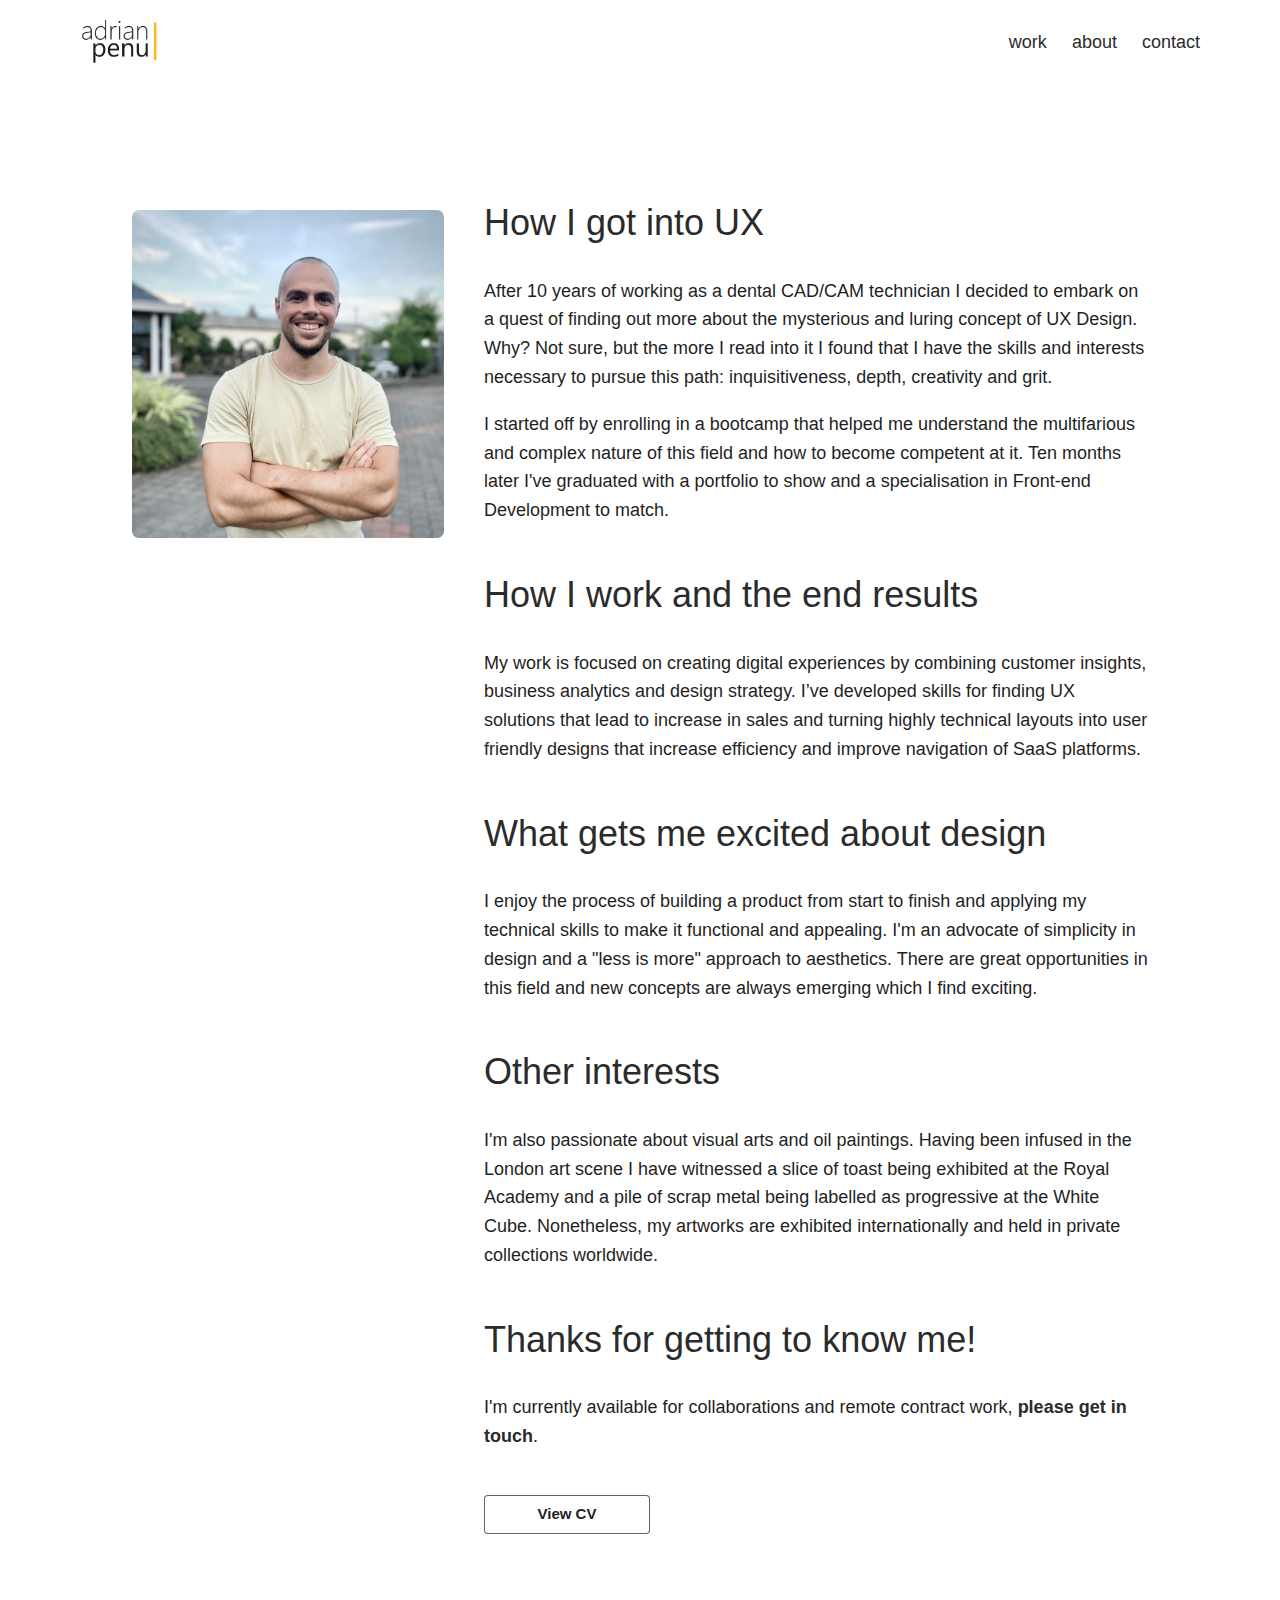
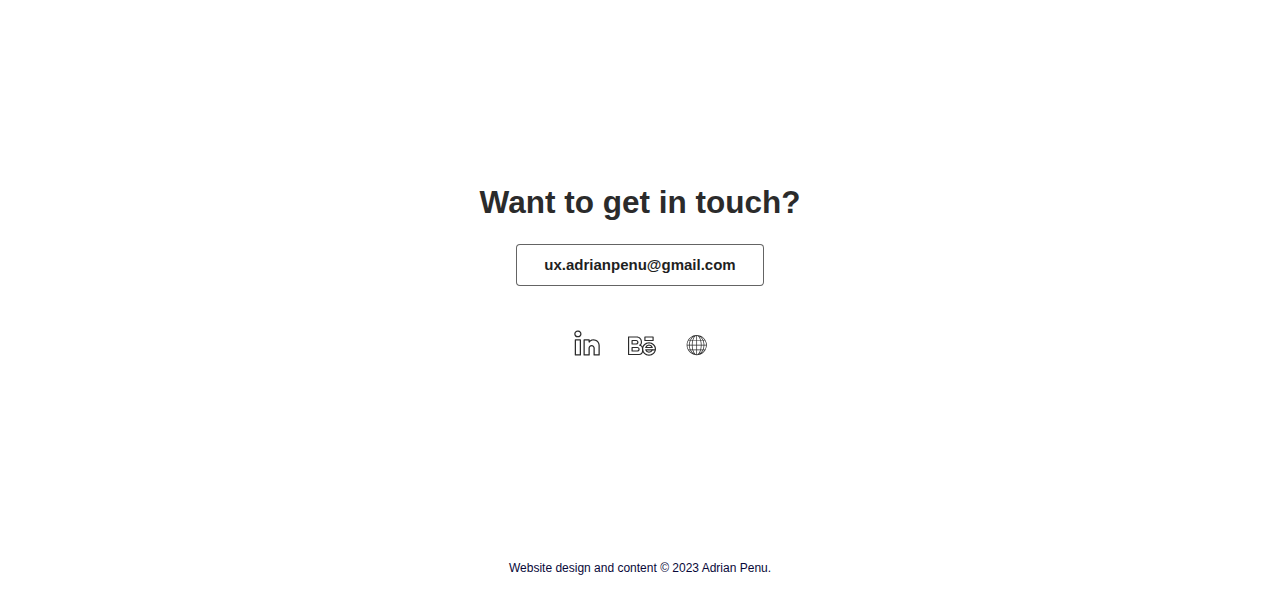
<file: about.html>
<!DOCTYPE html>
<html lang="en" dir="ltr">

<head>
  <meta charset="utf-8">
  <meta name="viewport" content="width=device-width, initial-scale=1">
  <title>About Adrian</title>
  <link rel="stylesheet" href="https://cdnjs.cloudflare.com/ajax/libs/font-awesome/6.2.0/css/all.min.css" integrity="sha512-xh6O/CkQoPOWDdYTDqeRdPCVd1SpvCA9XXcUnZS2FmJNp1coAFzvtCN9BmamE+4aHK8yyUHUSCcJHgXloTyT2A==" crossorigin="anonymous"
    referrerpolicy="no-referrer" />
  <link rel="stylesheet" type="text/css" href="css/normalize.css">
  <link rel="stylesheet" type="text/css" href="css/style.css">
  <link rel="preconnect" href="https://fonts.googleapis.com">
  <link rel="preconnect" href="https://fonts.gstatic.com" crossorigin>
  <link href="https://fonts.googleapis.com/css2?family=Noto+Sans:wght@300&display=swap" rel="stylesheet">
</head>

<body>
  <header>
    <div class="container">
      <div class="navtoggle" id="myNavtoggle">
        <a href="index.html"><img src="img\fitzen_img\logo.png" class="logo" alt="Adrian Penu"></a>
        <nav id="nav">
          <ul>
            <li><a href="index.html#mywork">Work</a></li>
            <li><a href="about.html">About</a></li>
            <li><a href="#contact" onclick="menuToggle()">Contact</a></li>
            <li><a href="javascript:void(0);" class="icon" onclick="menuToggle()"><i class="fas fa-bars"></i></a></li>
          </ul>
        </nav>
      </div>
    </div>
  </header>

  <main>
    <div id="hero-story">
      <div class="container">
        <div class="row">
          <!--open row for two columns-->
          <div class="col-md-6 col-lg-4">
            <!--open first column-->
            <picture>
              <source scrset="img\fitzen_img\Adrian_profile_pic.jpg" media="(max-width:767px)">
              <img src="img\fitzen_img\Adrian_profile_pic.jpg" alt="My Image">
            </picture>
          </div>
          <!-- end of first column-->
          <div class="col-md-6 col-lg-8">
            <!--open second column-->
            <h2> How I got into UX</h2>
            <p>After 10 years of working as a dental CAD/CAM technician I decided to embark on a quest of finding out more about the mysterious and luring concept of UX Design. Why? Not sure, but the more I read into it I found that I have the skills and interests necessary to pursue this path: inquisitiveness, depth, creativity and grit. 
              </p>  
              <p>I started off by enrolling in a bootcamp that helped me understand the multifarious and complex nature of this field and how to become competent at it.
              Ten months later I've graduated with a portfolio to show and a specialisation in Front-end Development to match.</p><br/>
              <h2> How I work and the end results</h2>
            <p>My work is focused on creating digital experiences by combining customer insights, business analytics and design strategy.
              I’ve developed skills for finding UX solutions that lead to increase in sales and turning highly technical layouts into user friendly designs
              that increase efficiency and improve navigation of SaaS platforms.</p><br/>
              <h2> What gets me excited about design</h2>
              I enjoy the process of building a product from start to finish and applying my technical skills to make it functional and appealing. I'm an advocate of simplicity in design and a "less is more" approach to aesthetics. There are great opportunities in this field and new concepts are always emerging which I find exciting.</p><br/>
              <h2> Other interests</h2>
            <p>I'm also passionate about visual arts and oil paintings. Having been infused in the London art scene I have witnessed a slice of toast being exhibited at the Royal Academy and a pile of scrap metal being labelled as progressive at the White Cube. Nonetheless, my artworks are exhibited internationally and held in private collections worldwide.</p><br/>
            <h2>Thanks for getting to know me!</h2>
              <p>I'm currently available for collaborations and remote contract work, <a href="#contact">please get in touch</a>.</p>

            <a href="Adrian_Penu_CV.pdf" target="blank" class="button-cv">View CV </a>
          </div><!-- end of second column-->
        </div><!-- end of row that holds two columns-->



        <!-- <div class= "row">
<div class="col-md-8  col-lg-8">
  <div class="relevant skills">
<h3>Relevant Skills</h3>
<ul>
    <li> Being able to apply all stages of Design Thinking</li>
    <li>  Web development and responsive design</li>
    <li>User research and Information Architecture</li>
    <li>Prototyping at different fidelity levels and user testing</li>
  <li> Adapting to fast paced environments and meeting deadlines</li>
  <li> Being able to work independently but also open for collaborations</li>
  <li>Building teams and training new recruits</li>
  <li>Attention to detail (developed by working in medical field)</li>
  </ul>
  </div>
</div>

<div class="col-md-4 col-lg-4">
  <div class="tools">
<h3>Tools I use</h3>
</div>
<ul>
  <li> AdobeXD</li>
  <li> Figma</li>
  <li> Photoshop</li>
  <li> HTML/CSS</li>
  <li> Githubl</li>
  </ul>
</div>
</div>  end of row that holds two columns-->
      </div><!-- end of container-->
    </div>
  </main>


  <footer>
    <div id="contact">
      <div class="container">
        <picture>
          
        </picture>
        <h2>Want to get in touch?</h2>
        <a href="mailto:ux.adrianpenu@gmail.com" class="button email">ux.adrianpenu@gmail.com</a>
        <div class="icon">
          <ul>
            <li><a href="https://www.linkedin.com/in/adrian-penu-0b37571b/" target="blank">
                 <svg xmlns="http://www.w3.org/2000/svg" width="30" height="34"enable-background="new 0 0 24 24" viewBox="0 0 24 24" id="linkedin"><path d="M7.5006104,9C7.5003662,9,7.5001831,9,7.5,9h-4C3.223999,8.9998169,3.0001831,9.2234497,3,9.4993896C3,9.4996338,3,9.4998169,3,9.5v12c-0.0001831,0.276001,0.2234497,0.4998169,0.4993896,0.5C3.4996338,22,3.4998169,22,3.5,22h4c0.276001,0.0001831,0.4998169-0.2234497,0.5-0.4994507C8,21.5003662,8,21.5001831,8,21.5v-12C8.0001831,9.223999,7.7765503,9.0001831,7.5006104,9z M7,21H4V10h3V21z M18,9c-1.0848389,0.000061-2.1393433,0.3580933-3,1.0185547V9.5c0.0001831-0.276001-0.2234497-0.4998169-0.4993896-0.5C14.5003662,9,14.5001831,9,14.5,9h-4c-0.276001-0.0001831-0.4998169,0.2234497-0.5,0.4993896C10,9.4996338,10,9.4998169,10,9.5v12c-0.0001831,0.276001,0.2234497,0.4998169,0.4994507,0.5c0.0001831,0,0.0003662,0,0.0005493,0h4c0.276001,0.0001831,0.4998169-0.2234497,0.5-0.4994507c0-0.0001831,0-0.0003662,0-0.0005493V16c0-0.8284302,0.6715698-1.5,1.5-1.5S18,15.1715698,18,16v5.5c-0.0001831,0.276001,0.2234497,0.4998169,0.4994507,0.5c0.0001831,0,0.0003662,0,0.0005493,0h4c0.276001,0.0001831,0.4998169-0.2234497,0.5-0.4994507c0-0.0001831,0-0.0003662,0-0.0005493V14C22.9967651,11.2399292,20.7600708,9.0032349,18,9z M22,21h-3v-5c0-1.3807373-1.1192627-2.5-2.5-2.5S14,14.6192627,14,16v5h-3V10h3v1.203125c0,0.2124634,0.1343994,0.4016724,0.335022,0.4716797c0.2001343,0.0721436,0.4240112,0.0079956,0.5556641-0.1591797c1.3625488-1.7268066,3.8669434-2.0220337,5.59375-0.6594238C21.4462891,11.6152344,22.0053101,12.7747192,22,14V21z M5.867981,2.0018311C5.7503662,1.9935913,5.6323242,1.992981,5.5146484,2C4.0053711,1.8969116,2.6983032,3.0368652,2.5952148,4.5461426c-0.0041504,0.06073-0.0062256,0.121521-0.0063477,0.182373c-0.0130005,1.49646,1.1895752,2.7200928,2.6860352,2.7330933c0.0610962,0.0005493,0.1221313-0.0010376,0.1831055-0.0046387h0.0283203c1.5064087,0.1054077,2.8129883-1.0303345,2.918396-2.5367432S7.3743896,2.1072388,5.867981,2.0018311z M5.8334351,6.4598389C5.7179565,6.470459,5.6016235,6.4695435,5.4863281,6.4569702H5.4580078C4.5018921,6.5304565,3.6672974,5.8150024,3.593811,4.8588867C3.5203247,3.902832,4.2357788,3.0681763,5.1918945,2.9946899C5.2994385,2.9864502,5.4074707,2.9882202,5.5146484,3C6.4700317,2.9119873,7.315918,3.6151123,7.4039917,4.5704956C7.4920044,5.5259399,6.7888794,6.3718262,5.8334351,6.4598389z"></path></svg>
            
              </a>
            </li>
            <li><a href="https://www.behance.net/adrianpenu" target="blank">
              <svg xmlns="http://www.w3.org/2000/svg" viewBox="0 0 24 24" width="32" height="28" id="behance"><path d="M9.5 19.752h-9a.5.5 0 0 1-.5-.5v-15a.5.5 0 0 1 .147-.354c.094-.095.186-.118.355-.146-.001 0 3.494.013 6.996 0h.017c1.188 0 2.31.465 3.157 1.31A4.475 4.475 0 0 1 12 8.252c0 1.366-.244 2.175-.938 2.833 1.94.882 1.938 2.62 1.938 4.051v1.115c0 1.93-1.57 3.501-3.5 3.501zm-8.5-1h8.5c1.379 0 2.5-1.122 2.5-2.5v-1.116c.002-1.609.003-2.881-2.118-3.398a.5.5 0 0 1-.14-.914C10.686 10.255 11 9.803 11 8.252c0-.937-.367-1.818-1.033-2.482a3.453 3.453 0 0 0-2.452-1.018h-.013c-2.708.01-5.412.005-6.502.001v13.999z"></path><path d="M7 10.752H3.5a.5.5 0 0 1-.5-.5v-3a.5.5 0 0 1 .5-.5H7c1.103 0 2 .897 2 2s-.897 2-2 2zm-3-1h3a1.001 1.001 0 0 0 0-2H4v2zM8 16.752H3.5a.5.5 0 0 1-.5-.5v-3a.5.5 0 0 1 .5-.5H8c1.103 0 2 .897 2 2s-.897 2-2 2zm-4-1h4a1.001 1.001 0 0 0 0-2H4v2zM18 20.252c-3.309 0-6-2.58-6-5.75s2.691-5.75 6-5.75 6 2.58 6 5.75-2.691 5.75-6 5.75zm0-10.5c-2.757 0-5 2.131-5 4.75s2.243 4.75 5 4.75 5-2.131 5-4.75-2.243-4.75-5-4.75zM21.5 7.752h-7a.5.5 0 0 1-.5-.5v-3a.5.5 0 0 1 .5-.5h7a.5.5 0 0 1 .5.5v3a.5.5 0 0 1-.5.5zm-6.5-1h6v-2h-6v2z"></path><path d="M20.816 13.752h-5.633a.501.501 0 0 1-.471-.667 3.5 3.5 0 0 1 3.287-2.333 3.5 3.5 0 0 1 3.287 2.333.498.498 0 0 1-.47.667zm-4.803-1h3.975c-.463-.617-1.195-1-1.987-1s-1.525.382-1.988 1zM18 17.752a3.5 3.5 0 0 1-3.287-2.333.498.498 0 0 1 .471-.667h5.633a.501.501 0 0 1 .471.667A3.503 3.503 0 0 1 18 17.752zm-1.987-2c.463.617 1.195 1 1.987 1s1.524-.383 1.987-1h-3.974z"></path><path d="M23 15.752h-2.184a.5.5 0 0 1 0-1H23a.5.5 0 0 1 0 1z"></path></svg>
              </a>
            </li>
            
            <li><a href="https://www.adrianpenu.com/" target="blank">
              <svg xmlns="http://www.w3.org/2000/svg" viewBox="0 0 60 75" width="26" height="26" id="website"><path d="M57.334 46.09a28.91 28.91 0 0 0 0-28.18.971.971 0 0 0-.406-.706 29 29 0 1 0 0 29.592.971.971 0 0 0 .406-.706ZM15.38 47h4.579A27.377 27.377 0 0 0 25.1 57.342 22.448 22.448 0 0 1 15.38 47ZM5.025 33h4.994a36.32 36.32 0 0 0 2.324 12h-4a26.807 26.807 0 0 1-3.318-12Zm3.32-14h4a36.32 36.32 0 0 0-2.324 12H5.025a26.807 26.807 0 0 1 3.32-12Zm40.275-2h-4.579A27.377 27.377 0 0 0 38.9 6.658 22.448 22.448 0 0 1 48.62 17Zm10.355 14h-4.994a36.32 36.32 0 0 0-2.324-12h4a26.807 26.807 0 0 1 3.318 12Zm-6.994 0h-5.993a56.232 56.232 0 0 0-1.427-12h4.961a34.255 34.255 0 0 1 2.459 12ZM31 19v12H20.012a53.521 53.521 0 0 1 1.526-12Zm-8.91-2c2-6.586 5.252-11.177 8.91-11.894V17ZM31 33v12h-9.462a53.521 53.521 0 0 1-1.526-12Zm0 14v11.894c-3.658-.717-6.909-5.308-8.91-11.894Zm2-2V33h10.988a53.521 53.521 0 0 1-1.526 12Zm8.91 2c-2 6.586-5.253 11.177-8.91 11.894V47ZM33 31V19h9.462a53.521 53.521 0 0 1 1.526 12Zm0-14V5.106c3.657.717 6.908 5.308 8.91 11.894ZM25.1 6.658A27.377 27.377 0 0 0 19.959 17H15.38A22.448 22.448 0 0 1 25.1 6.658ZM19.438 19a56.234 56.234 0 0 0-1.426 12h-5.993a34.255 34.255 0 0 1 2.458-12Zm-7.419 14h5.993a56.234 56.234 0 0 0 1.426 12h-4.961a34.255 34.255 0 0 1-2.458-12ZM38.9 57.342A27.377 27.377 0 0 0 44.041 47h4.579a22.448 22.448 0 0 1-9.72 10.342ZM44.561 45a56.232 56.232 0 0 0 1.427-12h5.993a34.255 34.255 0 0 1-2.459 12Zm9.42-12h4.994a26.807 26.807 0 0 1-3.32 12h-4a36.32 36.32 0 0 0 2.326-12Zm.456-16h-3.615a27.44 27.44 0 0 0-6.5-9.012A27.187 27.187 0 0 1 54.437 17Zm-34.76-9.012A27.452 27.452 0 0 0 13.178 17H9.563a27.184 27.184 0 0 1 10.114-9.012ZM9.563 47h3.615a27.452 27.452 0 0 0 6.5 9.012A27.184 27.184 0 0 1 9.563 47Zm34.759 9.012a27.44 27.44 0 0 0 6.5-9.012h3.615a27.187 27.187 0 0 1-10.115 9.012Z"></path></svg>
              </a>
            </li>
          </ul>
        </div>
      </div>
    </div>
    <p class="copyright">Website design and content © 2023 Adrian Penu.</p>


  </footer>
  <script src="js/scripts.js"></script>
</body>

</html>
</file>
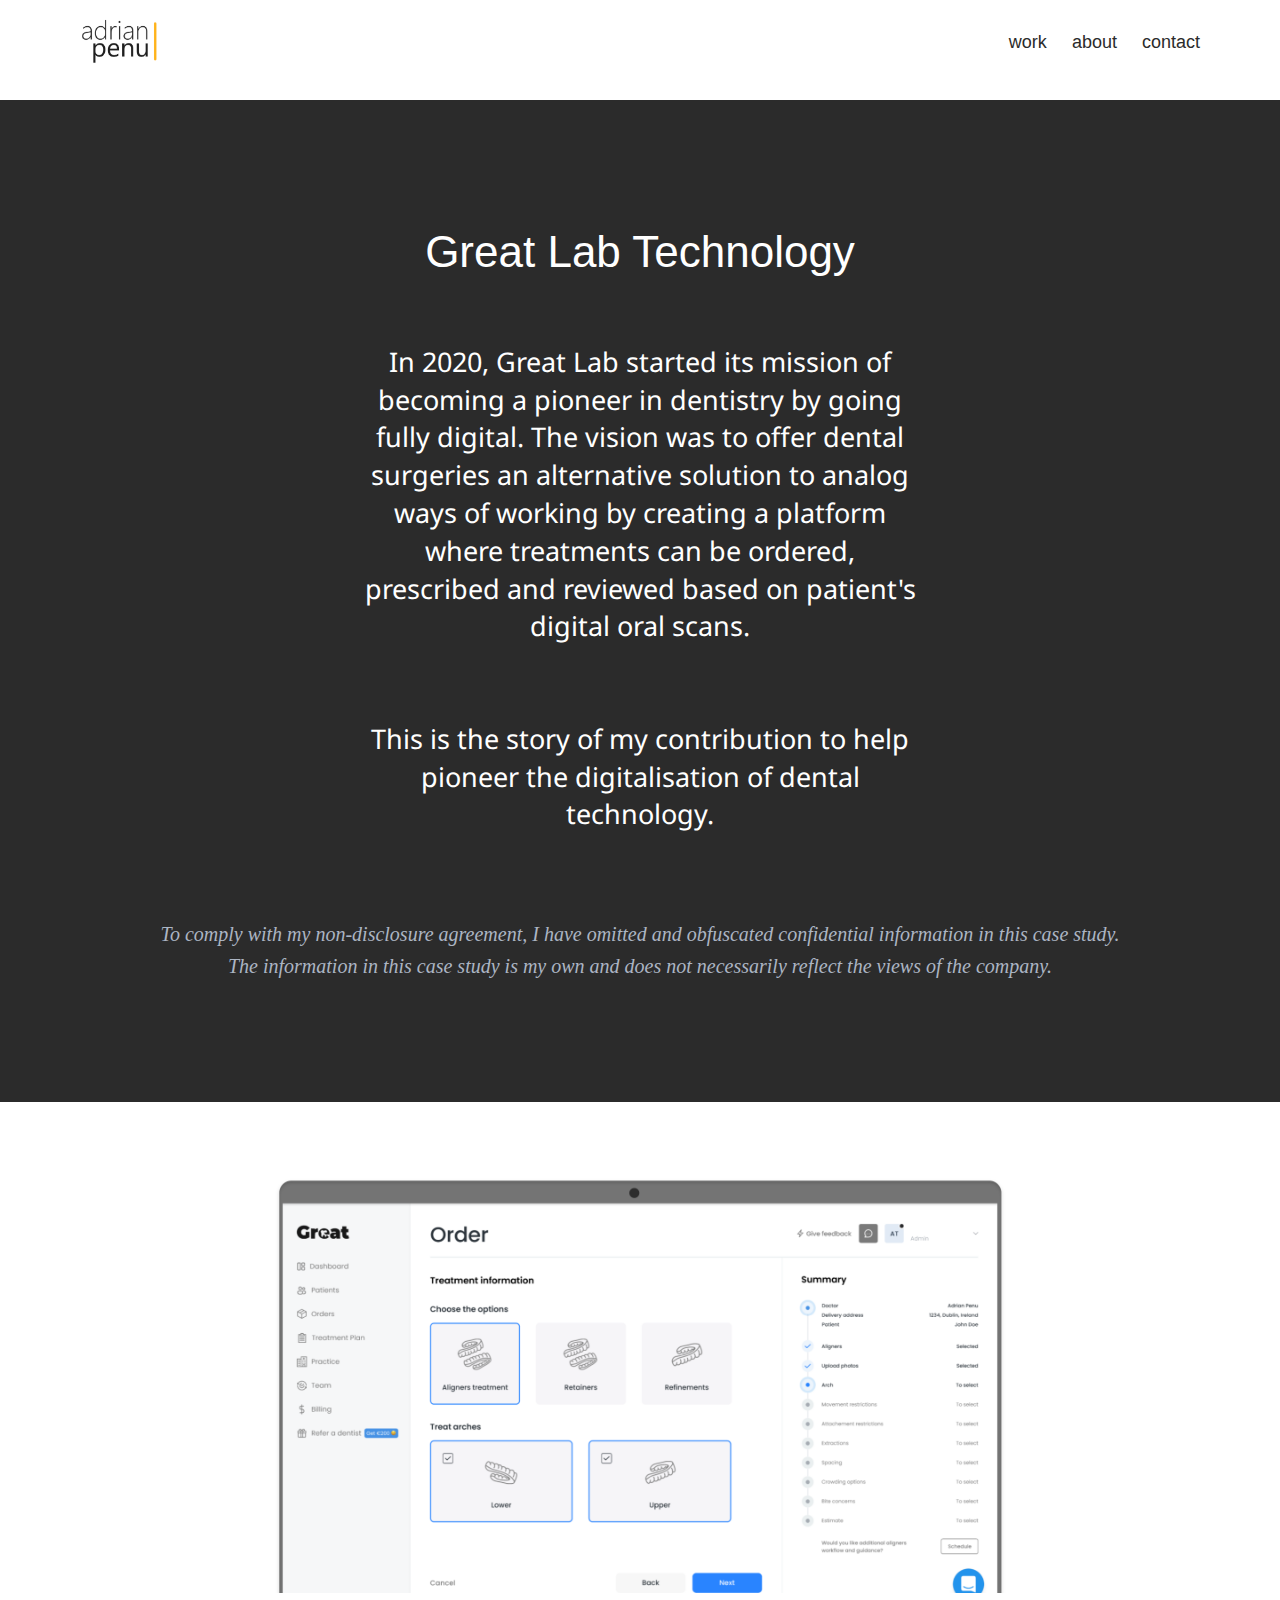
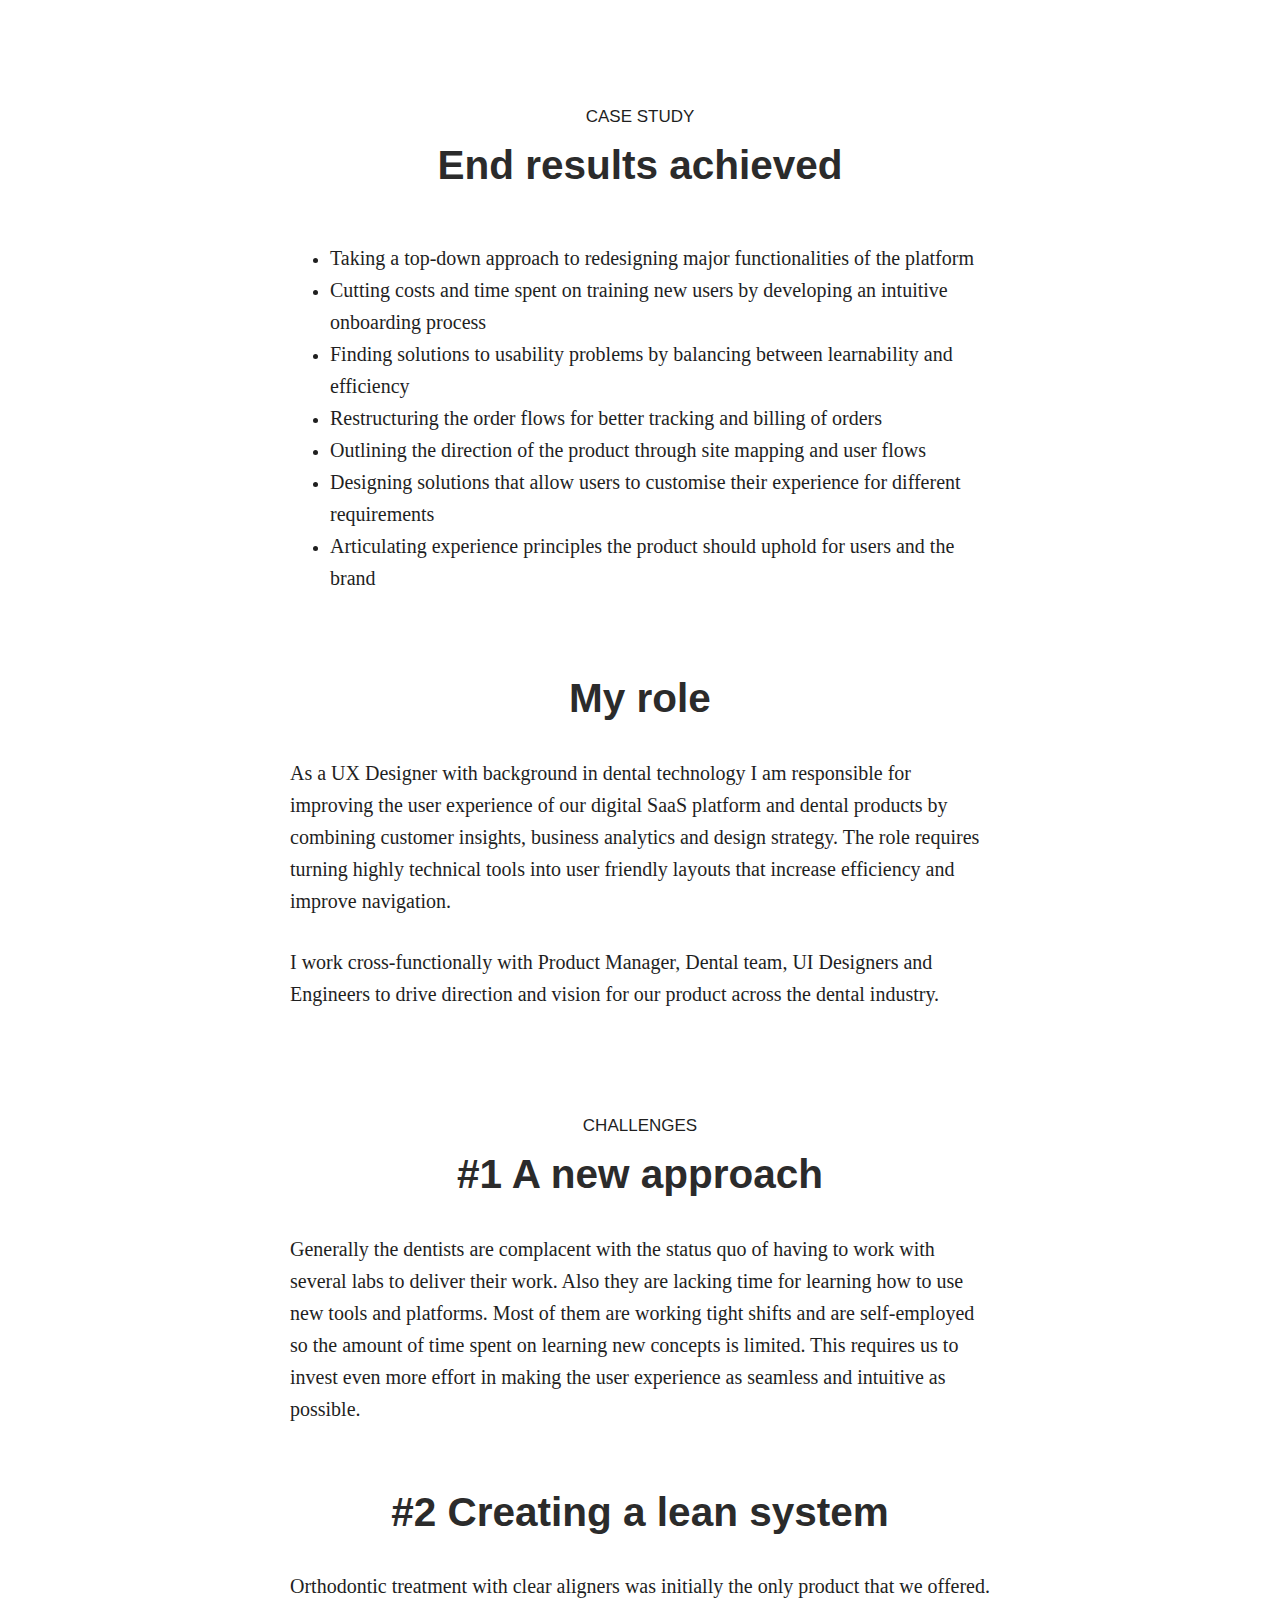
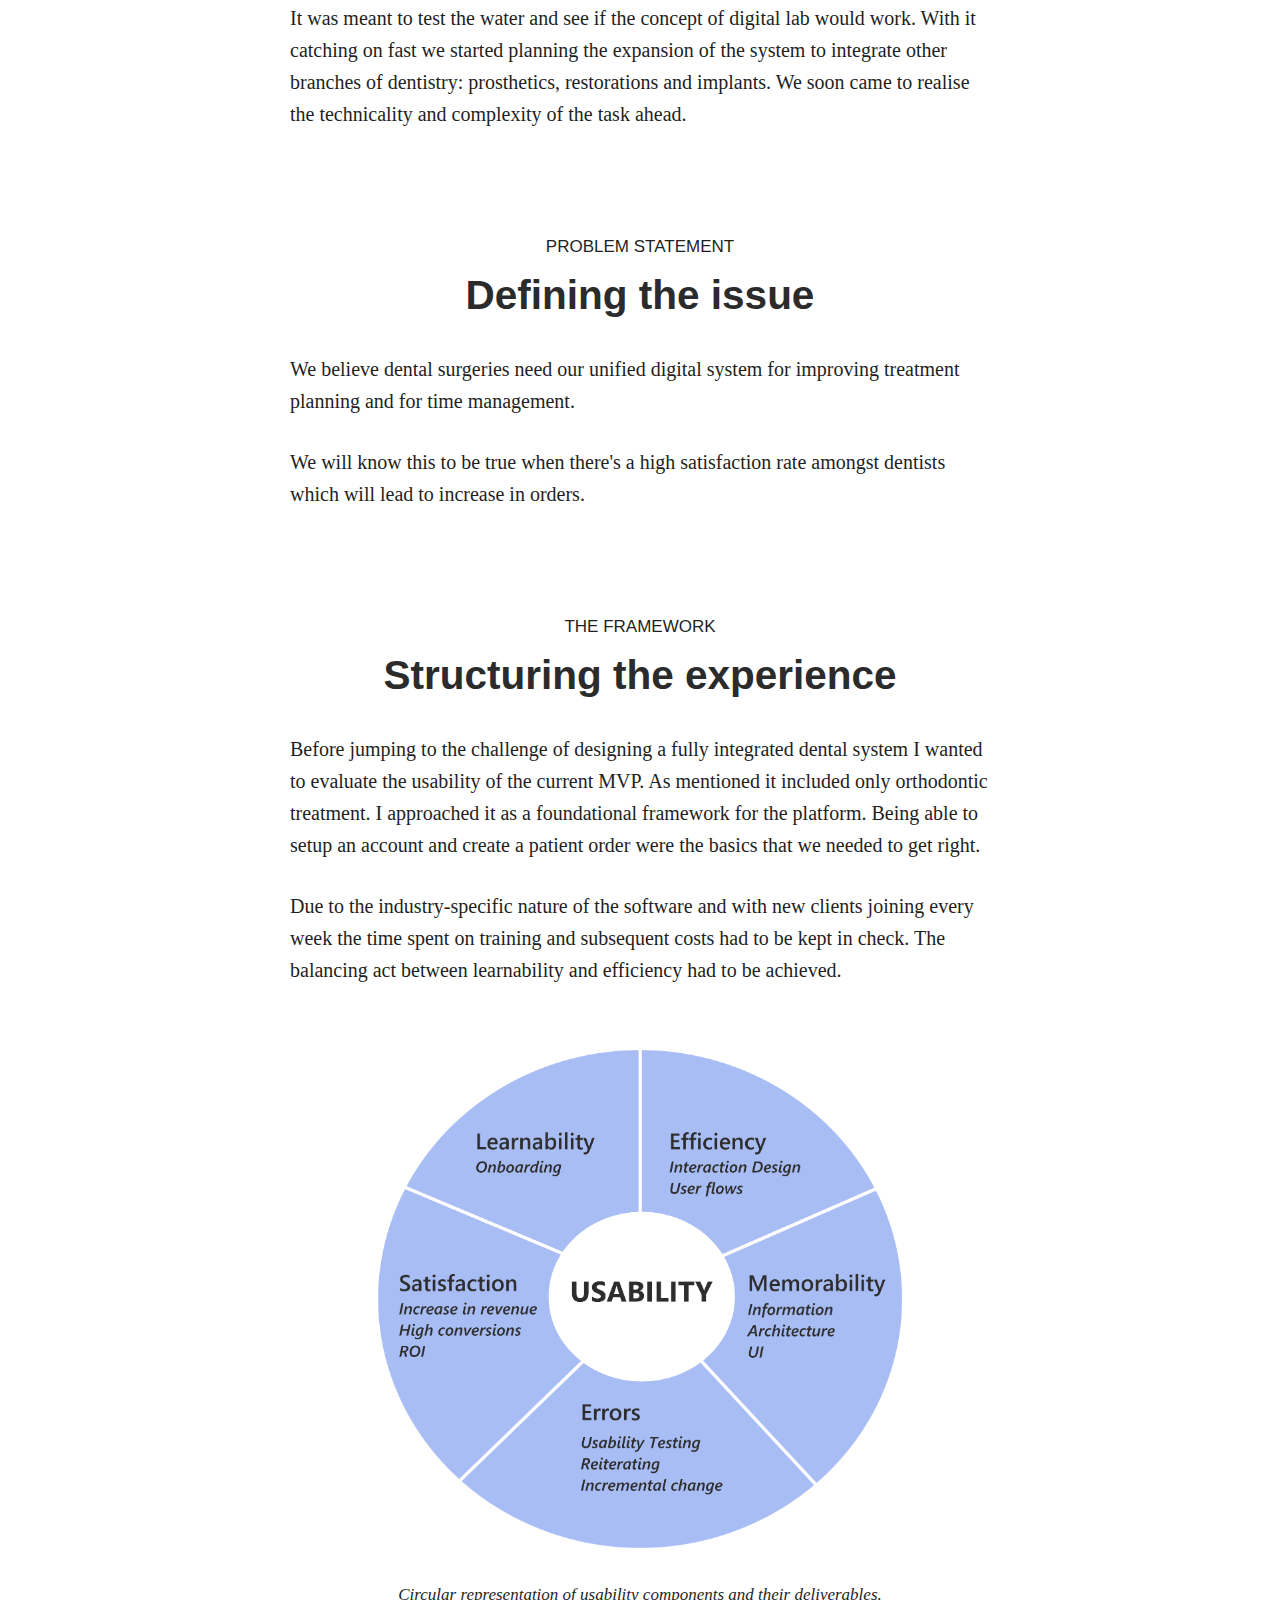
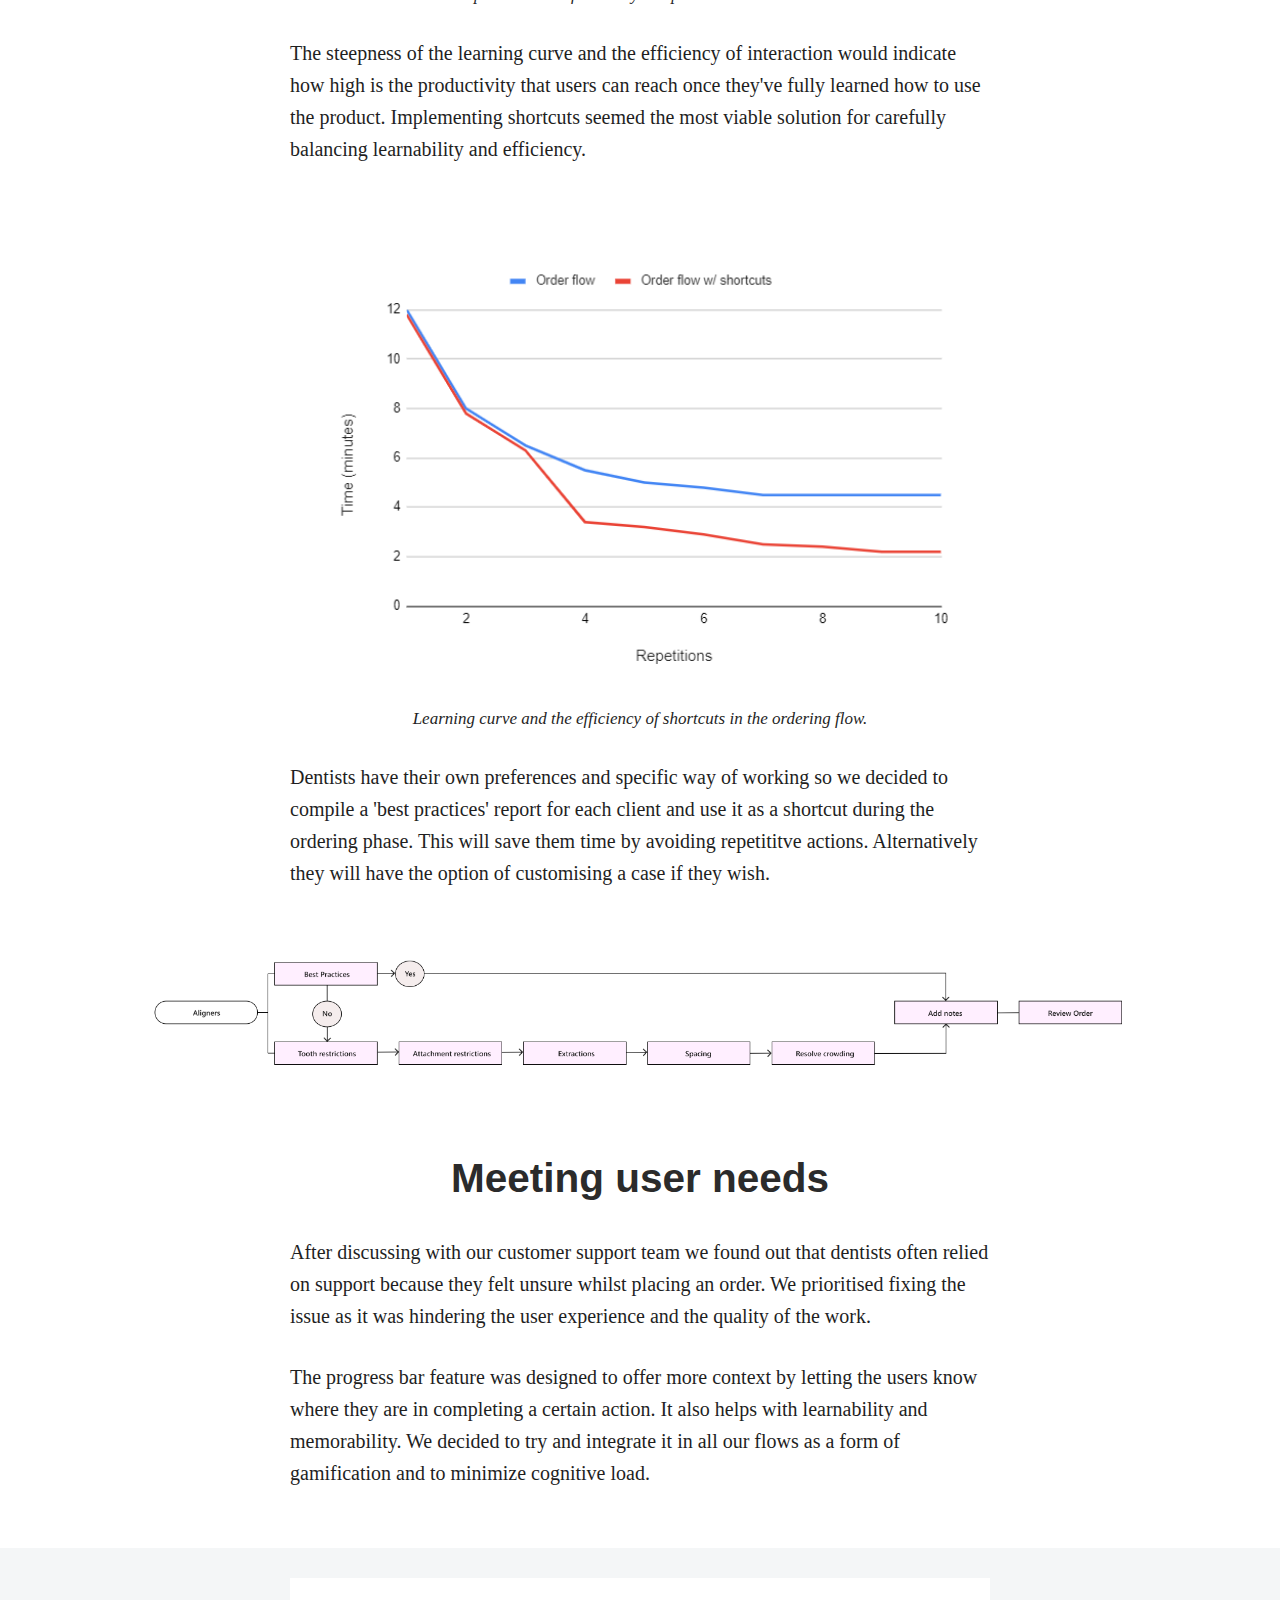
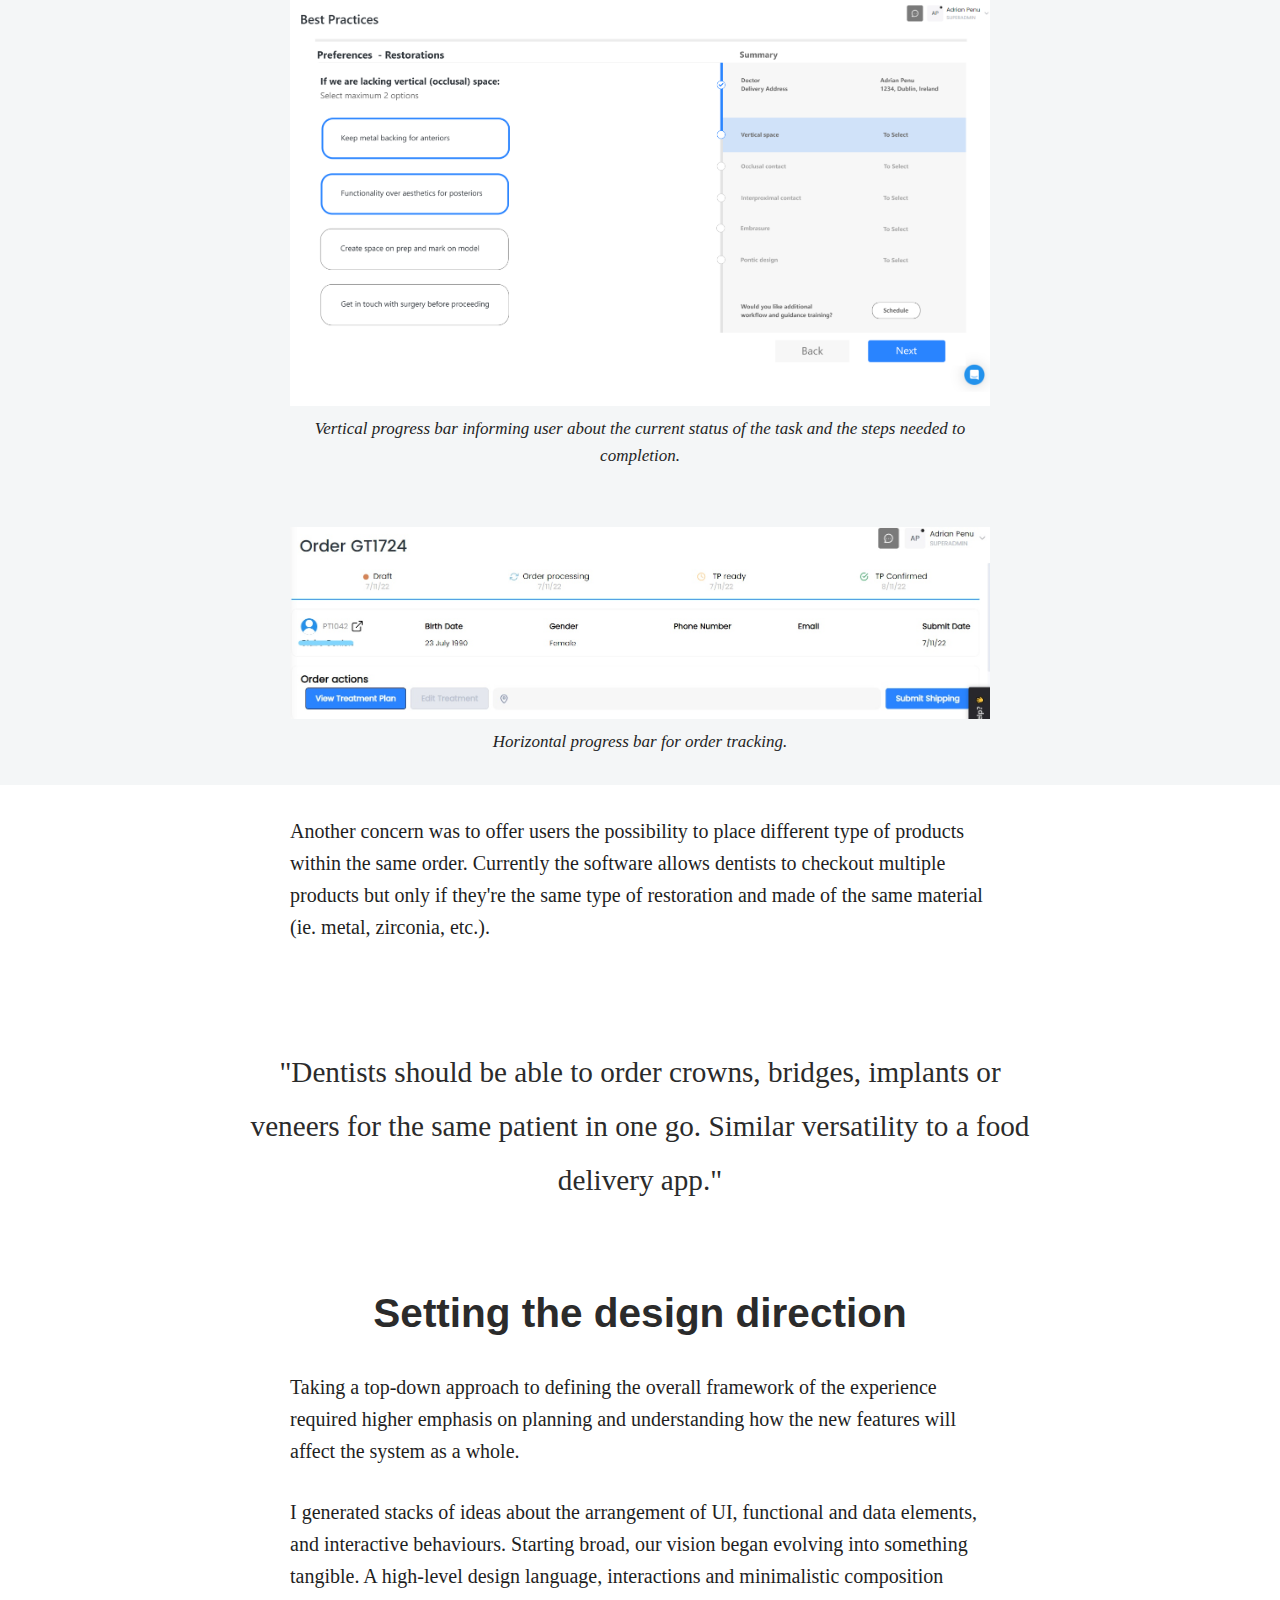
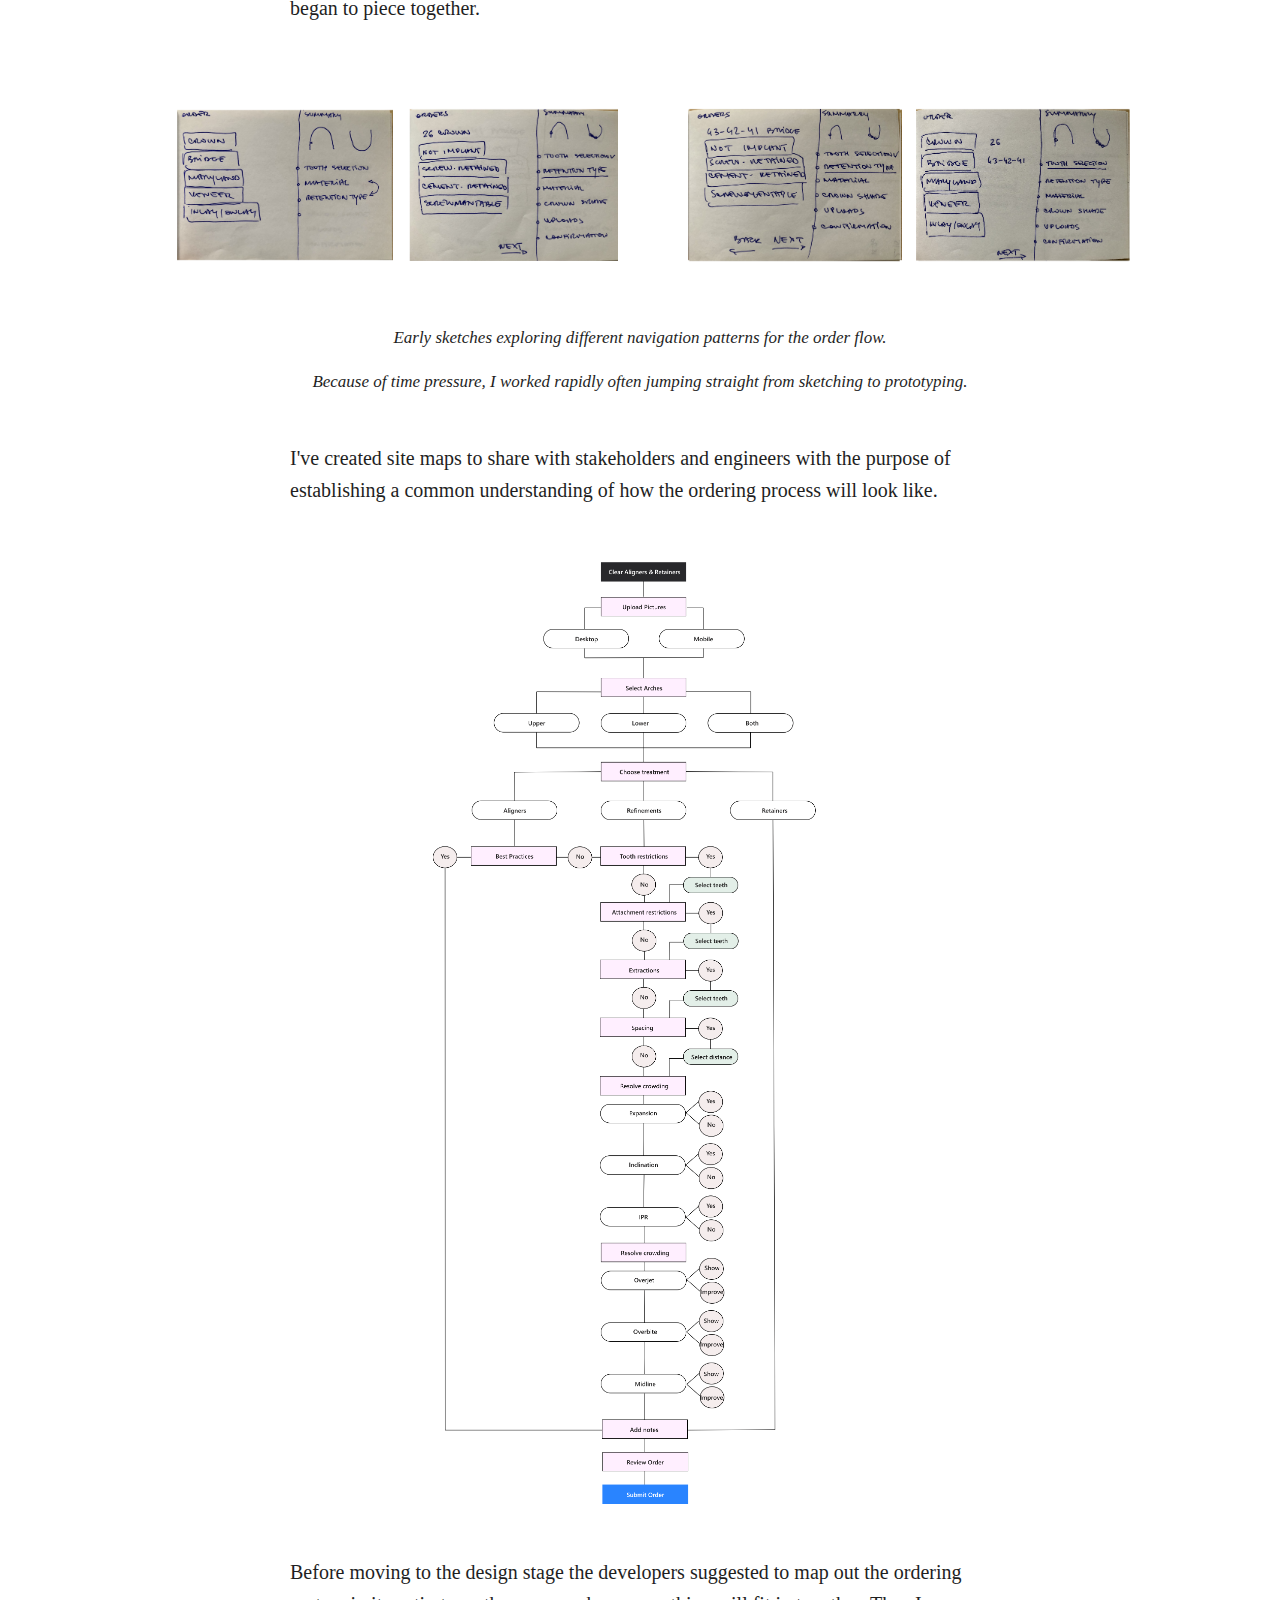
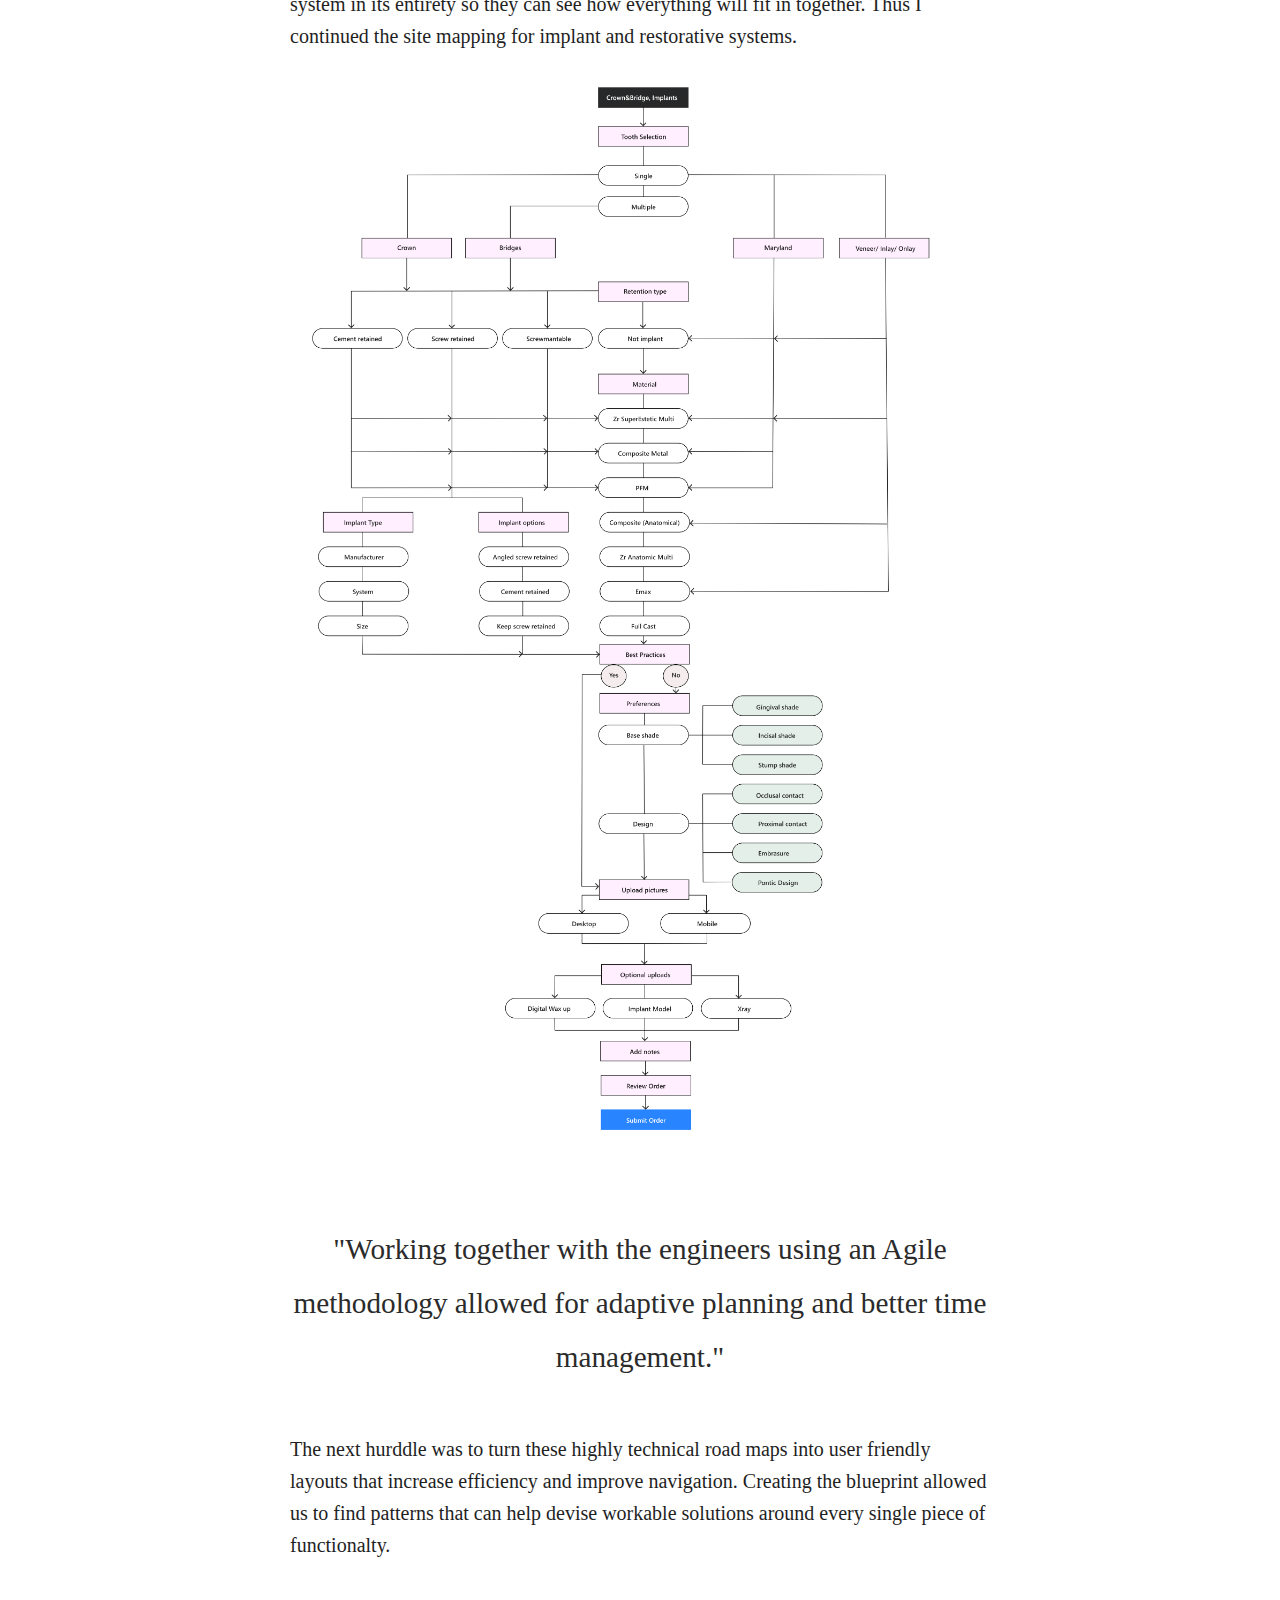
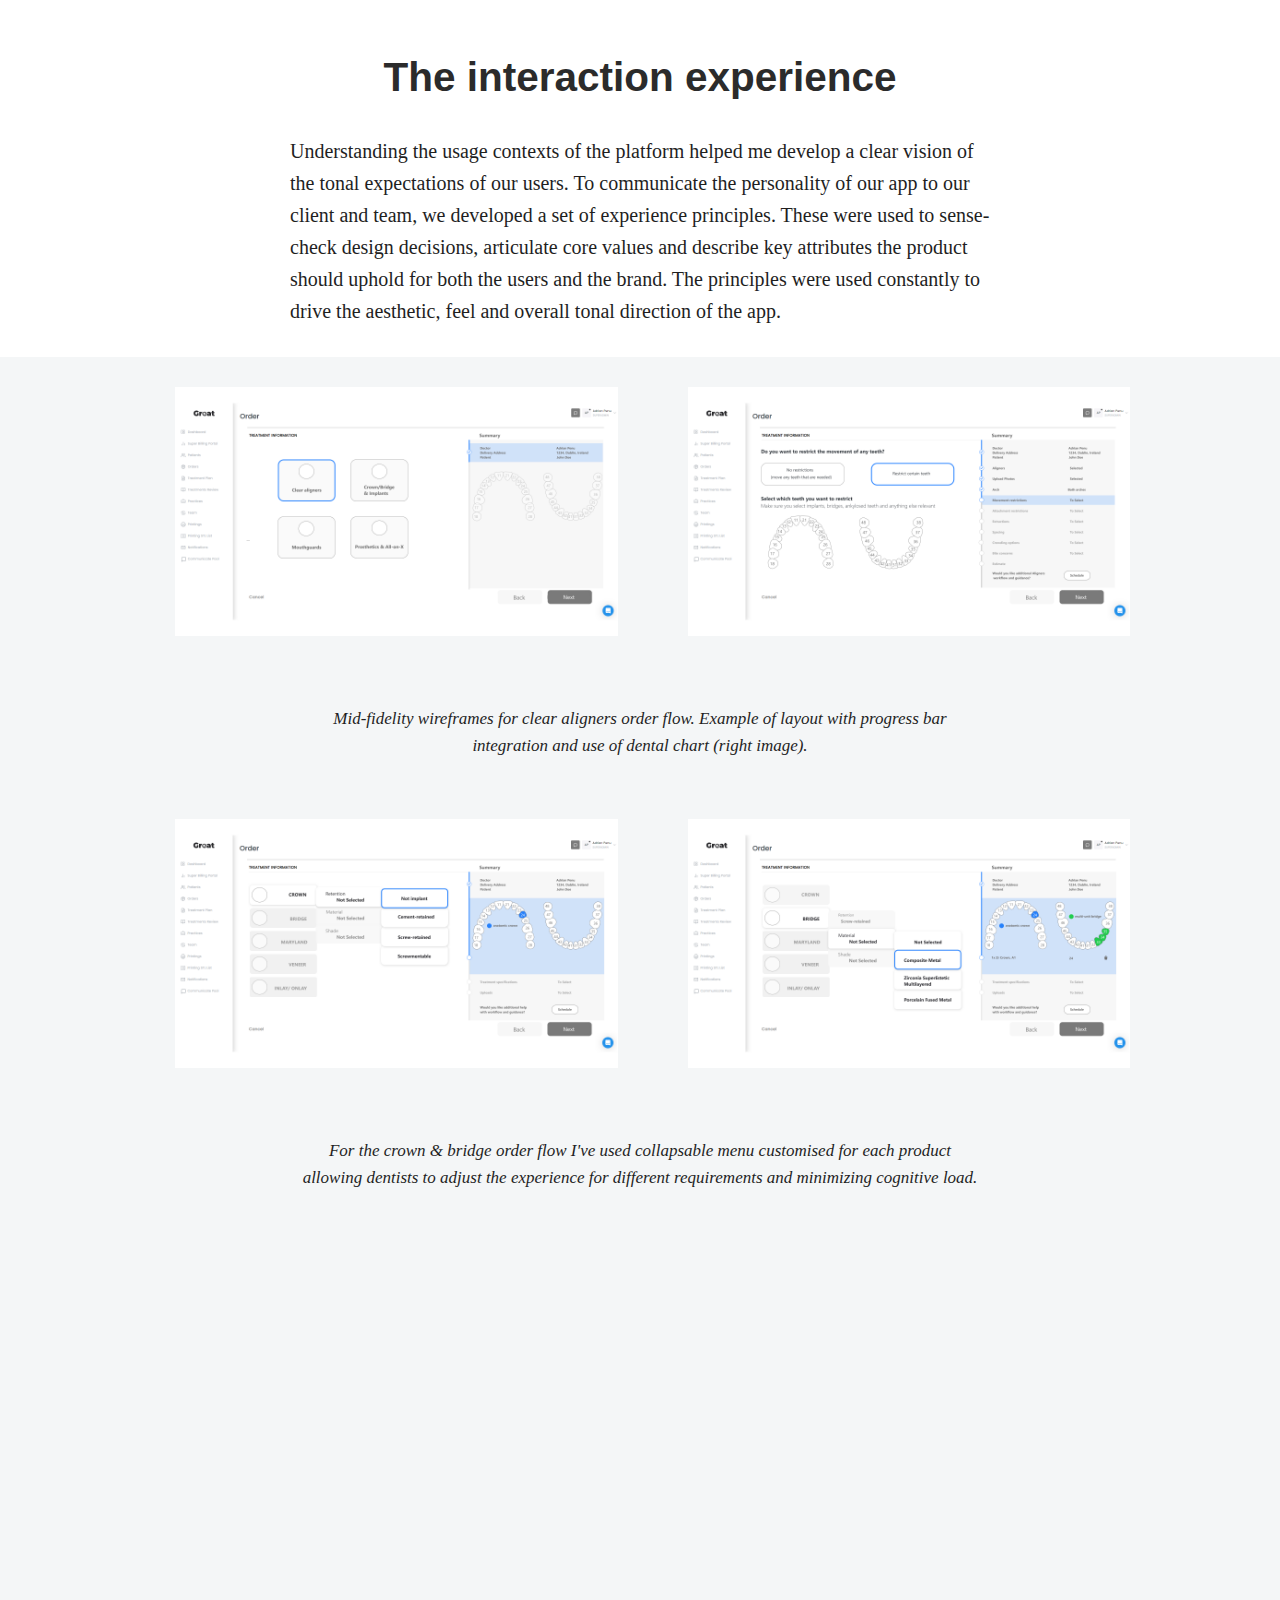
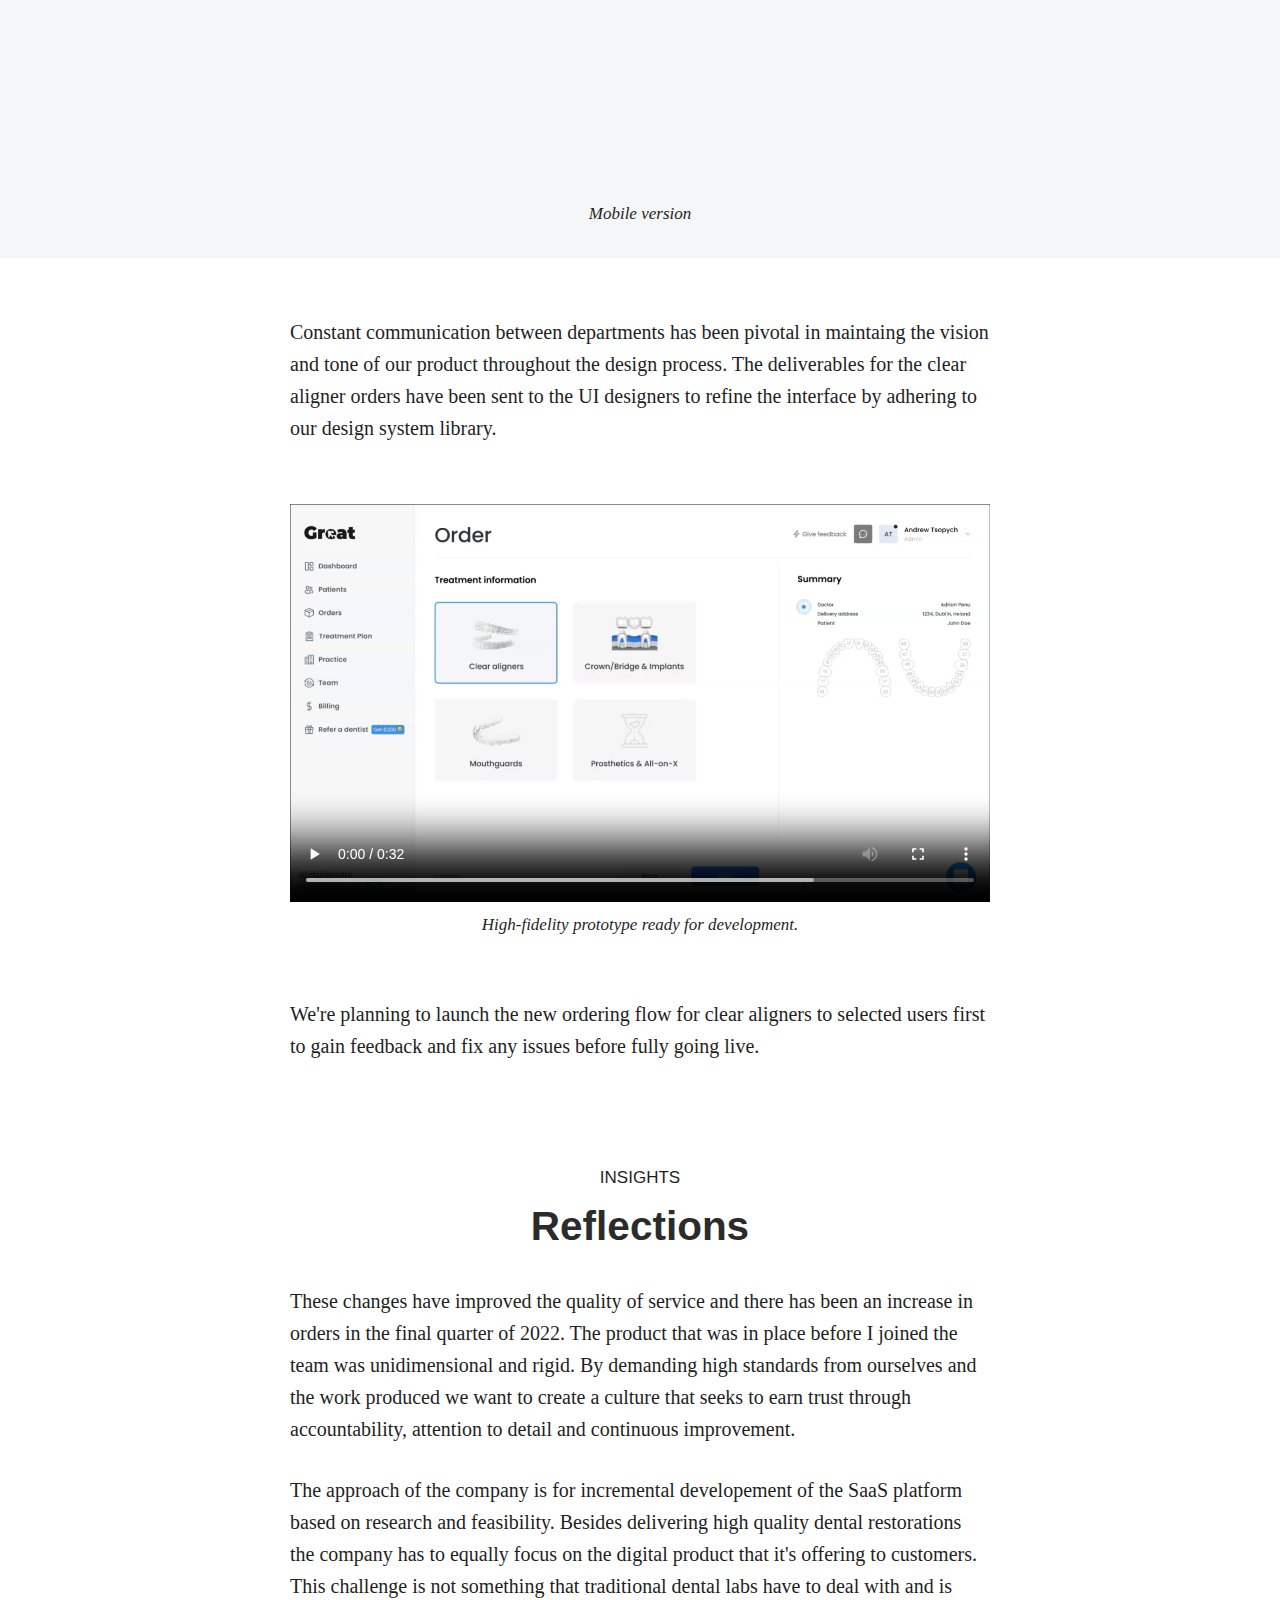
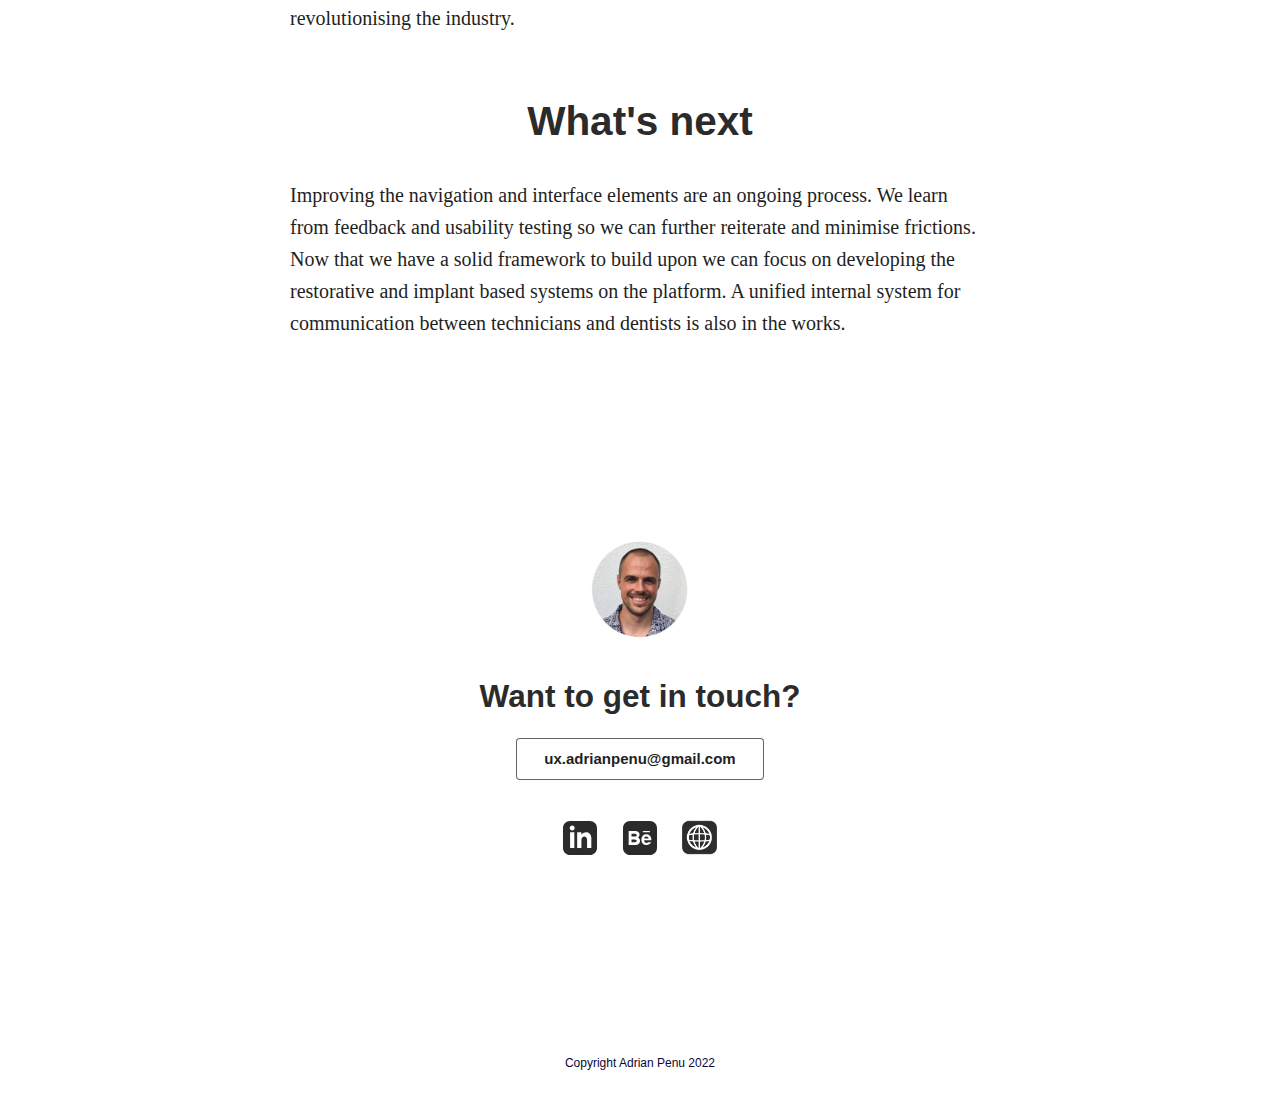
<file: cw_ux.html>
<!DOCTYPE html>
<html lang="en" dir="ltr">

<head>
  <meta charset="utf-8">
  <meta name="viewport" content="width=device-width, initial-scale=1">
  <title>Adrian Penu</title>
  <link rel="stylesheet" href="https://cdnjs.cloudflare.com/ajax/libs/font-awesome/6.2.0/css/all.min.css" integrity="sha512-xh6O/CkQoPOWDdYTDqeRdPCVd1SpvCA9XXcUnZS2FmJNp1coAFzvtCN9BmamE+4aHK8yyUHUSCcJHgXloTyT2A==" crossorigin="anonymous"
    referrerpolicy="no-referrer">
  <link rel="stylesheet" type="text/css" href="css/normalize.css">
  <link rel="stylesheet" type="text/css" href="css/style.css">
  <link rel="preconnect" href="https://fonts.googleapis.com">
  <link rel="preconnect" href="https://fonts.gstatic.com" crossorigin>
  <link href="https://fonts.googleapis.com/css2?family=Noto+Sans:wght@300&display=swap" rel="stylesheet">
</head>


<body>
  <header>
    <div class="container">
      <div class="navtoggle" id="myNavtoggle">
        <a href="index.html"><img src="img/fitzen_img/logo.png" class="logo" alt="My brand identity"></a>
        <nav id="nav">
          <ul>
            <li><a href="index.html#mywork" onclick="menuToggle()">Work</a></li>
            <li><a href="about.html">About</a></li>
            <li><a href="#contact" onclick="menuToggle()">Contact</a></li>
            <li><a href="javascript:void(0);" class="icon" onclick="menuToggle()"><i class="fas fa-bars"></i></a></li>
          </ul>
        </nav>
      </div>
    </div>
  </header>
  <main>
    <div id="fitzen">
      <div class="container">
        <h1> Great Lab Technology </h1><br />
        <h4> In 2020, Great Lab started its mission of becoming a pioneer in dentistry by going fully digital. The vision was to 
          offer dental surgeries an alternative solution to analog ways of working by creating a platform where treatments can be ordered, prescribed and reviewed based on patient's digital oral scans.</h4> <br />
        <h4>This is the story of my contribution to help pioneer the digitalisation of dental technology.</h4>
        <br/>
        <p class="micro">To comply with my non-disclosure agreement, I have omitted and obfuscated confidential information in this case study.<br/>
           The information in this case study is my own and does not necessarily reflect the views of the company.</p>
      </div>
     <br/>
     <br/>
      <picture>
        <source scrset="img\cw_ux_img\screen_26.png" media="(max-width:767px)">
        <img src="img\cw_ux_img\screen_26.png" alt="My Image">
      </picture>
          <br/>
      <br/>
      <br/>
      <br/>
      
      <div class="flexbox-container">
      <h3>CASE STUDY </h3>
        <h2>End results achieved</h2>
        <div class="flexbox-item">
          <ul>
            <li><p>Taking a top-down approach to redesigning major functionalities of the platform</p></li>
            <li><p>Cutting costs and time spent on training new users by developing an intuitive onboarding process </p></li>
            <li><p>Finding solutions to usability problems by balancing between learnability and efficiency</p></li>
            <li><p>Restructuring the order flows for better tracking and billing of orders </p></li>
            <li><p>Outlining the direction of the product through site mapping and user flows</p></li>
            <li><p>Designing solutions that allow users to customise their experience for different requirements</p></li>
            <li><p>Articulating experience principles the product should uphold for users and the brand</p></li>
          </ul>
          </div>
          <br/>
        <h2>My role</h2>
        <div class="flexbox-item">
          <p>As a UX Designer with background in dental technology I am responsible for improving the user experience of our digital SaaS
            platform and dental products by combining customer
            insights, business analytics and design strategy. The role requires turning highly technical tools into user friendly layouts that
            increase efficiency and improve navigation.</p>
            <br/>
            <p> I work cross-functionally with Product Manager, Dental team, UI Designers and Engineers
              to drive direction and vision for our product across the dental
              industry.
          </p>
        </div>
        <br />
        <br />
        <h3>CHALLENGES </h3>
        <h2>#1 A new approach</h2>
        <div class="flexbox-item">
          <p>Generally the dentists are complacent with the status quo of having to work with several labs to deliver their work. Also they are lacking time for learning how to use new tools and platforms.
            Most of them are working tight shifts and are self-employed so the amount of time spent on learning new concepts is limited.
            This requires us to invest even more effort in making the user experience as seamless and intuitive as possible.
          </p>
        </div>
        <br/>
        <h2>#2 Creating a lean system</h2>
        <div class="flexbox-item">
          <p>Orthodontic treatment with clear aligners was initially the only product that we offered. It was meant to test the water and see if the concept of digital lab would work.
            With it catching on fast we started planning the expansion of the system to integrate other branches of dentistry: prosthetics, restorations and implants.
            We soon came to realise the technicality and complexity of the task ahead. 
          </p>
        </div>
        <br />
        <br />
        <h3>PROBLEM STATEMENT </h3>
        <h2>Defining the issue</h2>
        <div class="flexbox-item">
          <p>We believe dental surgeries need our unified digital system for improving treatment planning and for time management.</p><br />
           <p> We will know this to be true when there's a high satisfaction rate amongst dentists which will lead to increase in orders.
          </p>
        </div>
        <br />
        <br />
        <!--<h3>INITIAL OBSERVATIONS</h3>
        <h2>Usability is key</h2>
        <a name="observations"></a>

        <div class="flexbox-item">
          <p>Before jumping to the challenge of designing a fully integrated dental system I wanted to evaluate the usability of the current MVP. As mentioned it included only orthodontic treatment.
             I approached it as the foundation for the work that was to come. Being able to setup an account and create a patient order were the basics that we needed to get right. 
          </p>
        </div>
      </div>
      <br />
      <div class="grid-container2">
        <div class="flexbox-item">
          <picture>
            <source scrset="img\cw_ux_img\screen_1.jpg" media="(max-width:767px)">
            <img src="img\cw_ux_img\screen_1.jpg" alt="My Image">
          </picture>
        </div>
        <div class="flexbox-item">
          <picture>
            <source scrset="img\cw_ux_img\screen_2.jpg" media="(max-width:767px)">
            <img src="img\cw_ux_img\screen_2.jpg" alt="My Image">
          </picture>
        </div>
      </div>

      <div class="flexbox-container">
        <div class="flexbox-item flexbox-item1">
          <h4>Observation #1 - Fluid navigation</h4>
          <p>I suggested adding a filter option such as order type, time/duration, stage of completion and clinic name. </p><br />
          <p>Also a search bar for quick finding of a specific case, patient or surgery name. This would mean the ‘Orders’ menu would be incorporated in the Dashboard.</p><br />
          <p>Alternatively, we could make the Dashboard more focused on analytics and tracking.</p>
        </div>
        <picture>
          <source scrset="img\cw_ux_img\screen_4.png" media="(max-width:767px)">
          <img src="img\cw_ux_img\screen_4.png" alt="My Image">
        </picture>
      
        <div class="flexbox-item flexbox-item2">
          <h4>Observation #2 - Improved accessibility</h4>
          <p>Being a SaaS platform it's important to ask questions of accesibility and usability: Will the dentist fill in a digital lab form before sending scans to us? </p><br />
          <p>If yes then would those details be uploaded automatically to this portal?</p><br />
          <p>Do dentists have access to an individual dashboard where they can add orders, track cases and make requests/ updates?</p>
        </div>
        <br />
        


        <div class="flexbox-item flexbox-item4">
          <h4>Observation #3 - Understanding the user</h4>
          <p> The most important things dentist care about is speed and precision (and price). We should setup a system in which they can confirm a treatment plan as soon 
            as it's issued by the technician which will automatically send it to production stage. Also the presentation of the treatment plan has to be exhaustive yet easy to grasp </p><br />
        </div>
      </div>
      <div class="grid-container2">
        <div class="flexbox-item">
          <picture>
            <source scrset="img\cw_ux_img\screen_6.jpg" media="(max-width:767px)">
            <img src="img\cw_ux_img\screen_6.jpg" alt="My Image">
          </picture>
        </div>
        <div class="flexbox-item">
          <picture>
            <source scrset="img\cw_ux_img\screen_5.png" media="(max-width:767px)">
            <img src="img\cw_ux_img\screen_5.png" alt="My Image">
          </picture>
        </div>
      </div>
        <br />
        <br />-->
        
        <h3>THE FRAMEWORK</h3>
        <h2>Structuring the experience</h2>
        <div class="flexbox-item">
          <p>Before jumping to the challenge of designing a fully integrated dental system I wanted to evaluate the usability of the current MVP. As mentioned it included only orthodontic treatment.
            I approached it as a foundational framework for the platform. Being able to setup an account and create a patient order were the basics that we needed to get right. 
         </p>
         
         <br/>
         <p>Due to the industry-specific nature of the software and with new clients joining every week the time spent on training and subsequent costs had to be kept in check.
           The balancing act between learnability and efficiency had to be achieved.</p>
          <div class="diagram">
           <picture>
            <source scrset="img\cw_ux_img\screen_10.png" media="(max-width:767px)">
            <img src="img\cw_ux_img\screen_10.png" alt="My Image">
          </picture>
          <p>Circular representation of usability components and their deliverables.</p>
        </div>

         <br/>
         <p>The steepness of the learning curve and the efficiency of interaction would indicate how high is the productivity that users can reach once they've fully
          learned how to use the product. Implementing shortcuts seemed the most viable solution for carefully balancing learnability and efficiency.</p>
          <br/>
          <br/>
          <div class="diagram">
          <div class="chart">
            <picture>
            <source scrset="img\cw_ux_img\screen_11.png" media="(max-width:767px)">
            <img src="img\cw_ux_img\screen_11.png" alt="My Image">
          </picture>
          </div>
          <p>Learning curve and the efficiency of shortcuts in the ordering flow.</p>
        </div>
          <br/>
         <p> Dentists have their own preferences and 
          specific way of working so we decided to compile a 'best practices' report for each client and use it as a shortcut during the ordering phase.
           This will save them time by avoiding repetititve actions. 
          Alternatively they will have the option of customising a case if they wish. 
         </p>
         </div>
         <div class="diagram">
         <picture>
          <source scrset="img\cw_ux_img\screen_12.png" media="(max-width:767px)">
          <img src="img\cw_ux_img\screen_12.png" alt="My Image">
        </picture>
        
      </div>
        <br/>
        
          <h2>Meeting user needs</h2>
          <div class="flexbox-item">
            <p>After discussing with our customer support team we found out that dentists often relied on support because they felt unsure whilst placing an order.
              We prioritised fixing the issue as it was hindering the user experience and the quality of the work.
            </p> <br />
          <p>The progress bar feature was designed to offer more context by letting the users know where they are in completing a certain action. It also helps with learnability 
           and memorability. We decided to try and integrate it in all our flows as a form of gamification and to minimize cognitive load.</p>
            <br/>
            </div>
            </div>
            <div class="diagram">
           <div class="whitescr">
            <div class="flexbox-item">
            <picture>
            <source scrset="img\cw_ux_img\screen_13.png" media="(max-width:767px)">
            <img src="img\cw_ux_img\screen_13.png" alt="My Image">
          </picture>
          <p>Vertical progress bar informing user about the current status of the task and the steps needed to completion.</p>
          <br/>
          <br/>
          <picture>
            <source scrset="img\cw_ux_img\screen_6.jpg" media="(max-width:767px)">
            <img src="img\cw_ux_img\screen_6.jpg" alt="My Image">
          </picture>
          <br/>
          <p>Horizontal progress bar for order tracking.</p>
         
        </div>
        </div>
      </div>
      <div class="flexbox-container">
        <div class="flexbox-item">
      <p>Another concern was to offer users the possibility to place different type of products within the same order. Currently the software allows dentists to checkout 
        multiple products but only if they're the same type of restoration and made of the same material (ie. metal, zirconia, etc.).
      </p>
      </div>
      </div>
      <blockquote class="pullquote">"Dentists should be able to order crowns, bridges, implants or veneers for the same patient in one go. Similar versatility to a food delivery app."
      </blockquote>
      <br/>
      <br/>
  
      <div class="flexbox-container">
          <h2>Setting the design direction</h2>
          <div class="flexbox-item">
          
            
          <p>Taking a top-down approach to defining the overall framework of the experience required higher emphasis on planning and understanding how the new features will affect the system as a whole. </p>
          <br/>
          <p>I generated stacks of ideas about the arrangement of UI, functional and data elements, and interactive behaviours. Starting broad, our vision began evolving into something tangible. 
            A high‐level design language, interactions and minimalistic composition began to piece together. </p>

          </div> 
       </div>
       <div class="diagram">
       <div class="grid-container2">
        <div class="flexbox-item">
          <picture>
            <source scrset="img\cw_ux_img\screen_15.png" media="(max-width:767px)">
            <img src="img\cw_ux_img\screen_15.png" alt="My Image">
          </picture>
        </div>
     
        <div class="flexbox-item">
          <picture>
            <source scrset="img\cw_ux_img\screen_16.png" media="(max-width:767px)">
            <img src="img\cw_ux_img\screen_16.png" alt="My Image">
          </picture>
        </div>
        </div>
        
        <p>Early sketches exploring different navigation patterns for the order flow.</p><p>Because of time pressure, I worked rapidly often jumping straight from sketching to prototyping.</p>
      </div>

      <div class="flexbox-container">
        <div class="flexbox-item">

      <p> I've created site maps to share with stakeholders and engineers with the purpose of establishing a common understanding of how the ordering process will look like. </p><br />
          
          
      
          <picture>
            <source scrset="img\cw_ux_img\screen_7.png" media="(max-width:767px)">
            <img src="img\cw_ux_img\screen_7.png" alt="My Image">
          </picture>
          


            <p>Before moving to the design stage the developers suggested to map out the ordering system 
              in its entirety so they can see how everything will fit in together. Thus I continued the site mapping for implant and restorative systems. </p>
        
        <br/>
        <picture>
          <source scrset="img\cw_ux_img\screen_8.png" media="(max-width:767px)">
          <img src="img\cw_ux_img\screen_8.png" alt="My Image">
        </picture>
        <blockquote class="pullquote">"Working together with the engineers using an Agile methodology allowed for adaptive planning and better time management."
        </blockquote><br />
       
          <p>The next hurddle was to turn these highly technical road maps into user friendly layouts that
            increase efficiency and improve navigation. Creating the blueprint allowed us to find patterns that can help devise workable solutions around every single piece of functionalty. </p>
        
        <br />
        <br />
      </div>
        <h2>The interaction experience</h2>
     

        <div class="flexbox-item">
             <p>Understanding the usage contexts of the platform helped me develop a clear vision of the tonal expectations of our users. To communicate the personality of our app to our client and team,
             we developed a set of experience principles. These were used to sense‐check design decisions, articulate core values and describe key attributes the product should uphold for both the users and the brand.
             The principles were used constantly to drive the aesthetic, feel and overall tonal direction of the app.</p>
        </div>
        </div>
        <div class="diagram">
          <div class="whitescr">
          <div class="grid-container2">
           <div class="flexbox-item">
             <picture>
               <source scrset="img\cw_ux_img\screen_21.png" media="(max-width:767px)">
               <img src="img\cw_ux_img\screen_21.png" alt="My Image">
             </picture>
           </div>
        
           <div class="flexbox-item">
             <picture>
               <source scrset="img\cw_ux_img\screen_22.png" media="(max-width:767px)">
               <img src="img\cw_ux_img\screen_22.png" alt="My Image">
             </picture>
           </div>
           </div>
           <div class="flexbox-item">
           <p>Mid-fidelity wireframes for clear aligners order flow. Example of layout with progress bar integration and use of dental chart (right image). </p>
          </div>
           <div class="grid-container2">
            <div class="flexbox-item">
              <picture>
                <source scrset="img\cw_ux_img\screen_23.png" media="(max-width:767px)">
                <img src="img\cw_ux_img\screen_23.png" alt="My Image">
              </picture>
            </div>
         
            <div class="flexbox-item">
              <picture>
                <source scrset="img\cw_ux_img\screen_24.png" media="(max-width:767px)">
                <img src="img\cw_ux_img\screen_24.png" alt="My Image">
              </picture>
            </div>
            </div>
            <div class="flexbox-item">
            <p>For the crown & bridge order flow I've used collapsable menu customised for each product allowing dentists to adjust the experience for different requirements and minimizing cognitive load. </p>
          </div>
          <div class="flexbox-item">
            <iframe src="https://giphy.com/embed/uYL1bBBoZfvhwG9OV3" width="222" height="480" frameBorder="0" class="giphy-embed" allowFullScreen></iframe>
          </div>
          <div class="flexbox-item">
            <p>Mobile version</p>
          </div>
        </div>
        </div>
      <br />
      
      <div class="flexbox-container">
        <div class="flexbox-item">
            <p>Constant communication between departments has been pivotal in maintaing the vision and tone of our product throughout the design process. 
              The deliverables for the clear aligner orders have been sent to the UI designers to refine the interface by adhering to our design system library.
            </p>
        </div>
        <div class="flexbox-item">
        <div class="diagram">
        
          <video controls="" height="240" width="680">
            <source src="img\cw_ux_img\recording_17.mp4" type="video/mp4" />
          Your browser does not support the video tag.
          </video>
        
          <p>High-fidelity prototype ready for development.</p>
        </div>
      </div>
      <div class="flexbox-item">
        <p>We're planning to launch the new ordering flow for clear aligners to selected users first to gain feedback and fix any issues before fully going live.
            </p>
            </div>
         <br/>
         <br/>
        <h3>INSIGHTS</h3>
        <h2>Reflections</h2>
        <div class="flexbox-item">
          <p>These changes have improved the quality of service and there has been an increase in orders in the final quarter of 2022. The product that was in place before I 
            joined the team was unidimensional and rigid. By demanding high standards from ourselves and the work produced we want to create a culture that seeks to earn 
            trust through accountability, attention to detail and continuous improvement.</p><br/>

            <p>The approach of the company is for incremental developement of the SaaS platform based on research and feasibility. Besides delivering high quality
            dental restorations the company has to equally focus on the digital product that it's offering to customers. This challenge is not something that
            traditional dental labs have to deal with and is revolutionising the industry.
          </p>
</div>
<br/>
<h2>What's next</h2>
<div class="flexbox-item">
  <p>Improving the navigation and interface elements are an ongoing process. We learn from feedback and usability testing so we can further reiterate and minimise frictions.
     Now that we have a solid framework to build upon we can focus on developing the restorative and implant based systems on the platform. A unified internal system for communication between technicians and dentists is also in the works.
  </p>
  </div>
</div>
</div>
      </div>


</div>
  </main>

  <footer>
    <div id="contact">
      <div class="container">
        <picture>
          <img src="img\fitzen_img\round_profile_pic.png" alt="My Image">
        </picture>
        <h2>Want to get in touch?</h2>
        <a href="mailto:ux.adrianpenu@gmail.com" class="button email">ux.adrianpenu@gmail.com</a>
        <div>
          <ul>
            <li><a href="https://www.linkedin.com/in/adrian-penu-0b37571b/" target="blank">
                <svg xmlns="http://www.w3.org/2000/svg" width="34" height="34" viewbox="0 0 24 24">
                  <path
                    d="M19 0h-14c-2.761 0-5 2.239-5 5v14c0 2.761 2.239 5 5 5h14c2.762 0 5-2.239 5-5v-14c0-2.761-2.238-5-5-5zm-11 19h-3v-11h3v11zm-1.5-12.268c-.966 0-1.75-.79-1.75-1.764s.784-1.764 1.75-1.764 1.75.79 1.75 1.764-.783 1.764-1.75 1.764zm13.5 12.268h-3v-5.604c0-3.368-4-3.113-4 0v5.604h-3v-11h3v1.765c1.396-2.586 7-2.777 7 2.476v6.759z" />
                </svg>
              </a>
            </li>
            <li><a href="https://www.behance.net/adrianpenu" target="blank">
                <svg xmlns="http://www.w3.org/2000/svg" width="34" height="34" viewbox="0 0 24 24">
                  <path
                    d="M8.228 15.01h-2.228v-2.01h2.261c1.878 0 2.003 2.01-.033 2.01zm6.758-2.677h3.018c-.117-1.715-2.73-1.977-3.018 0zm-6.804-3.333h-2.182v2h2.389c1.673 0 1.937-2-.207-2zm15.818-4v14c0 2.761-2.238 5-5 5h-14c-2.762 0-5-2.239-5-5v-14c0-2.761 2.238-5 5-5h14c2.762 0 5 2.239 5 5zm-10 3h5v-1h-5v1zm-3.552 3.618c1.907-.974 1.837-4.55-1.813-4.604h-4.635v9.978h4.311c4.522 0 4.445-4.534 2.137-5.374zm9.487.602c-.274-1.763-1.528-2.95-3.583-2.95-2.094 0-3.352 1.34-3.352 3.947 0 2.631 1.367 3.783 3.416 3.783s3.106-1.135 3.4-2h-2.111c-.736.855-2.893.521-2.767-1.353h5.06c.01-.634-.012-1.089-.063-1.427z" />
                </svg>
              </a>
            </li>
            <li><a href="https://www.adrianpenu.com/" target="blank">
                <svg xmlns="http://www.w3.org/2000/svg" version="1.2" viewbox="0 0 128 122" width="35" height="35">
                  <defs>
                    <image width="128" height="122" id="img1"
                      href="[data-uri]" />
                    <image width="93" height="93" id="img2"
                      href="[data-uri]" />
                  </defs>
                  <style>
                  </style>
                  <use id="Background" href="#img1" x="0" y="0" />
                  <use id="path_75" href="#img2" transform="matrix(1,0,0,1,17,14)" />
                </svg>
              </a>
            </li>
          </ul>
        </div>
      </div>
    </div>

    <p class="copyright">Copyright Adrian Penu 2022</p>


  </footer>
  <script src="js/scripts.js"></script>
</body>

</html>
</file>
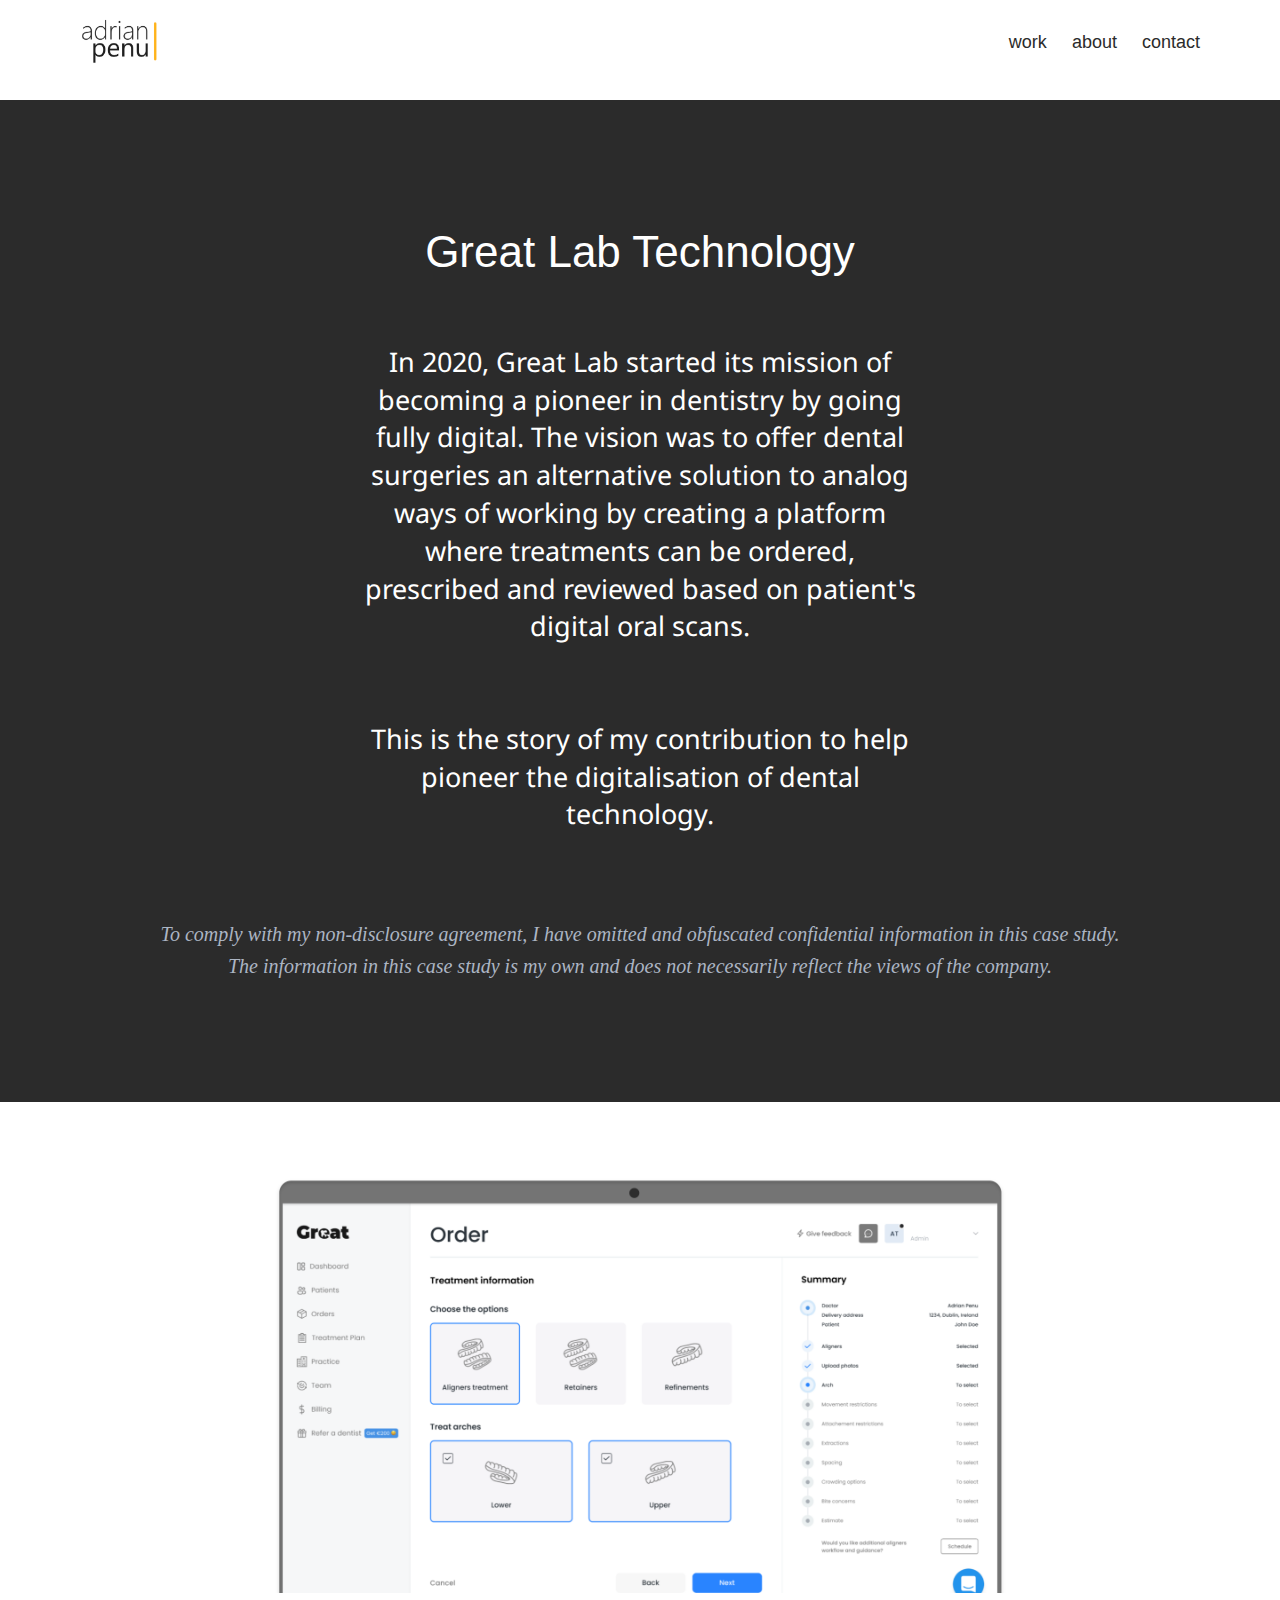
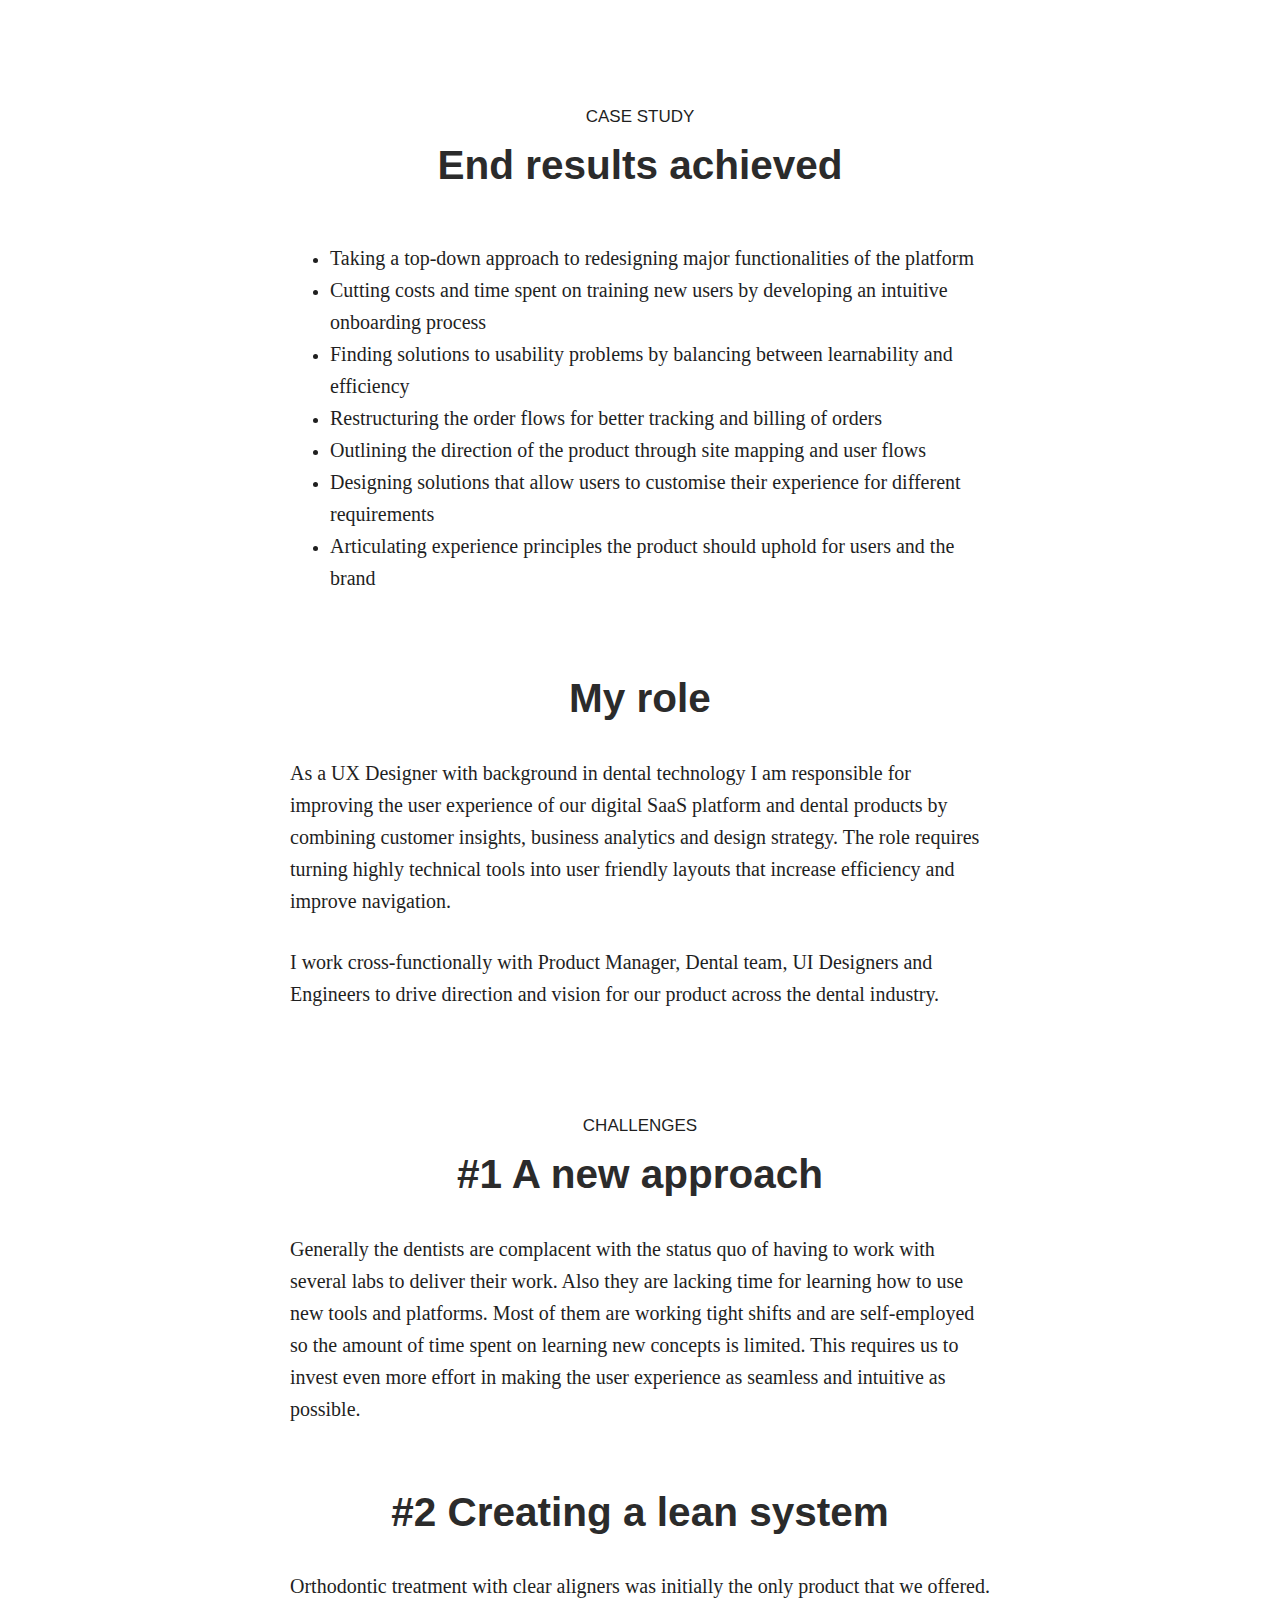
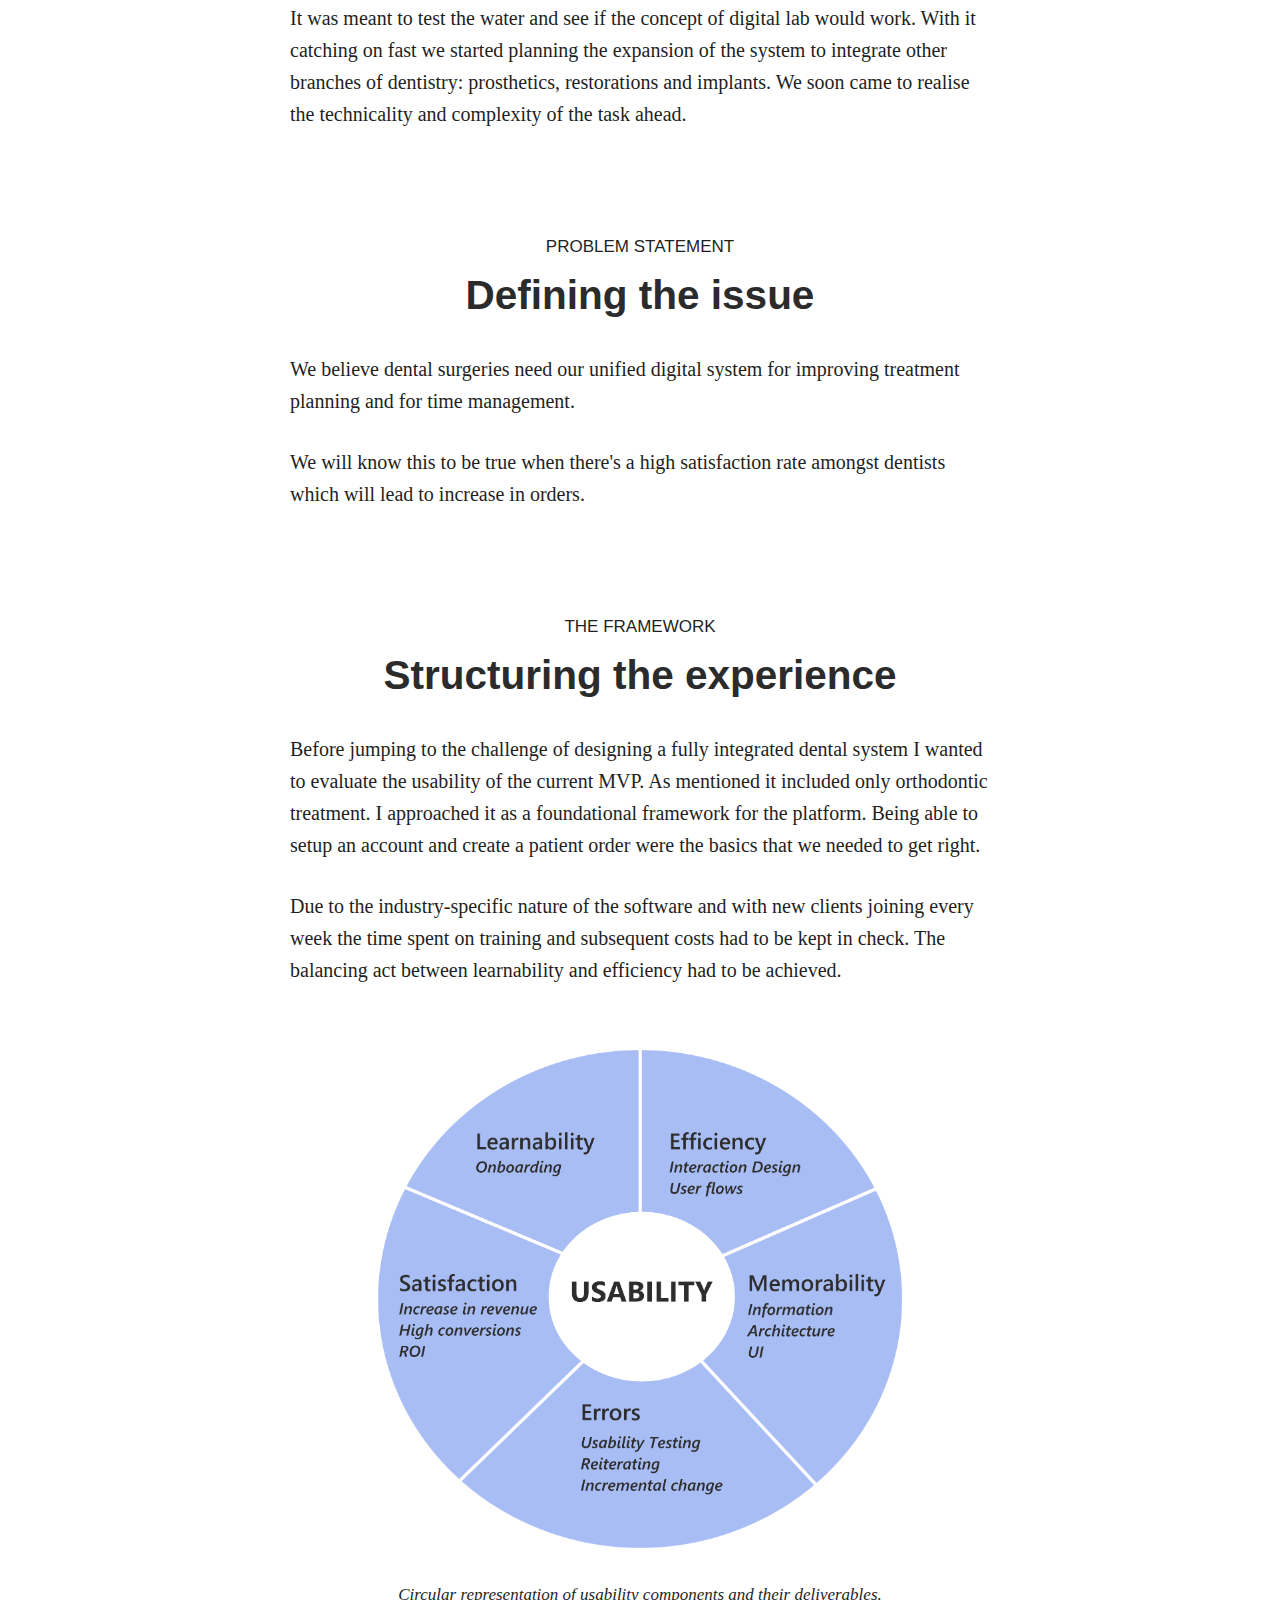
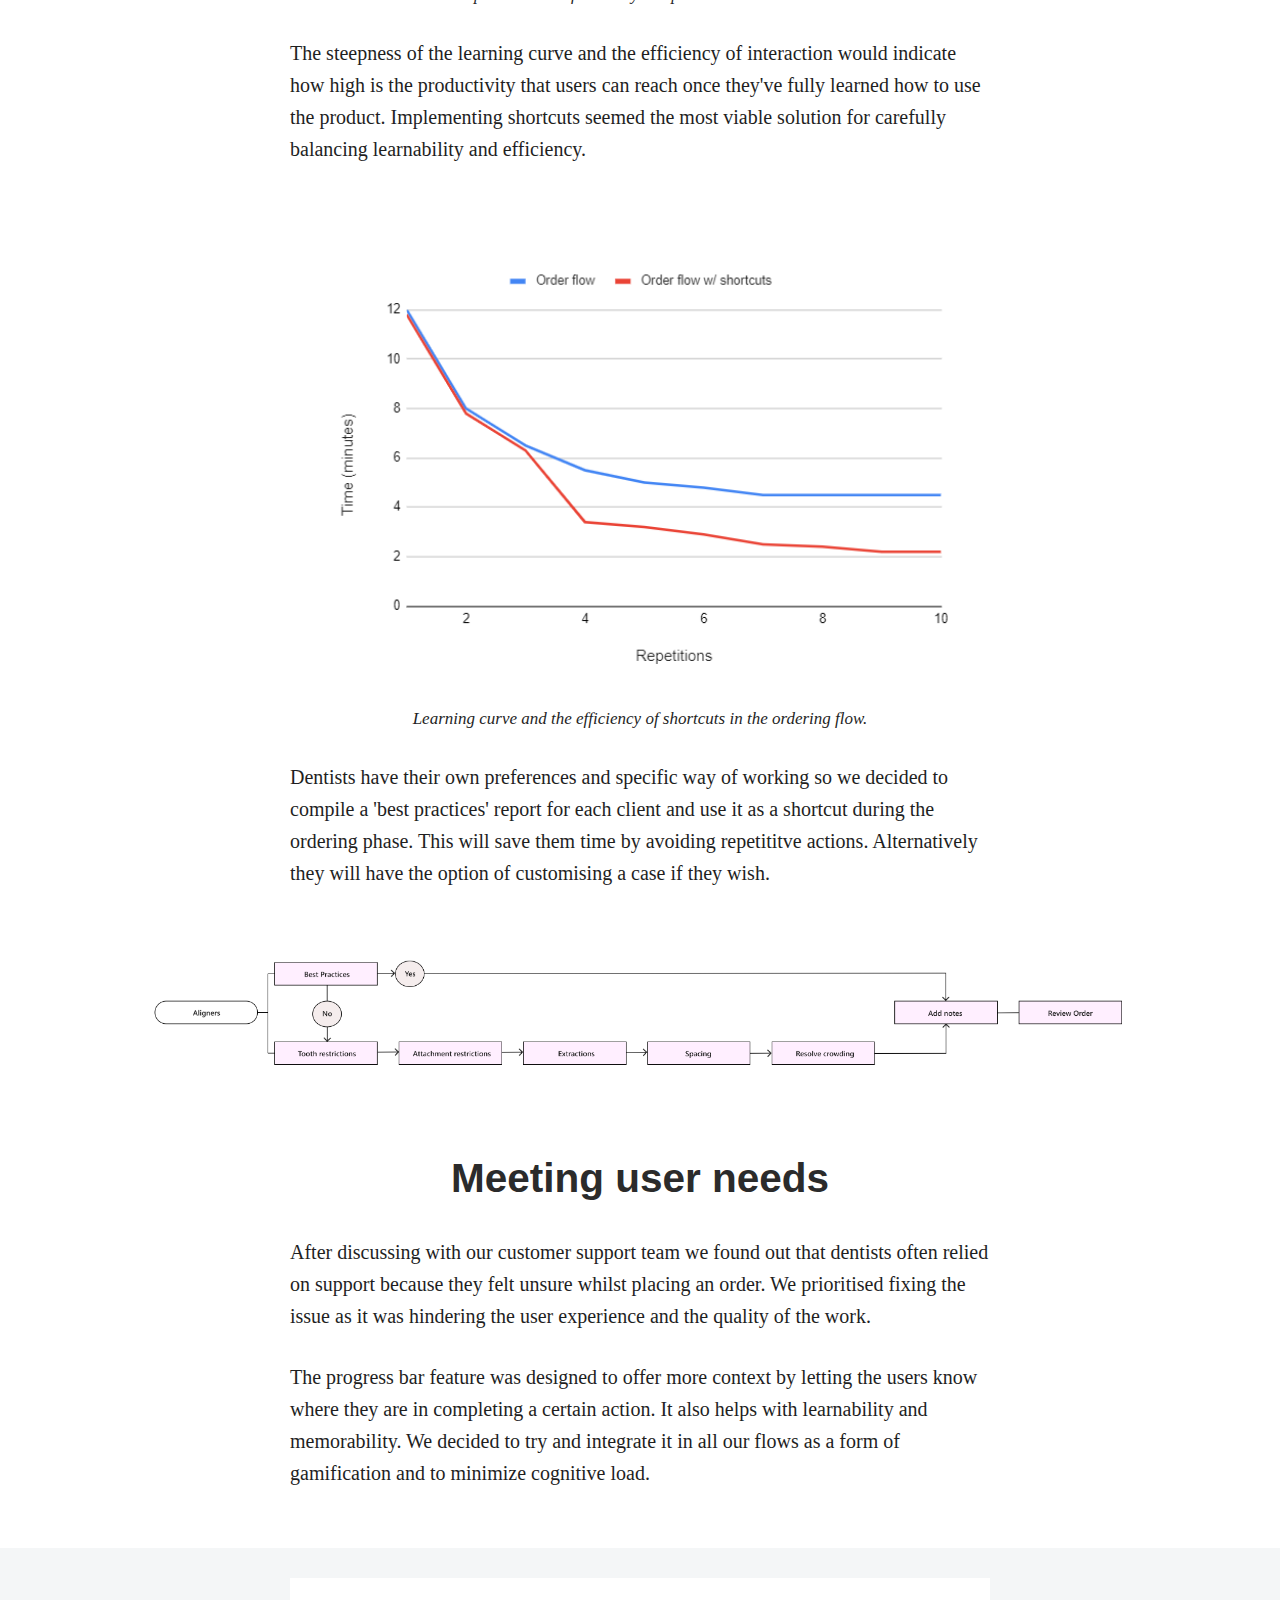
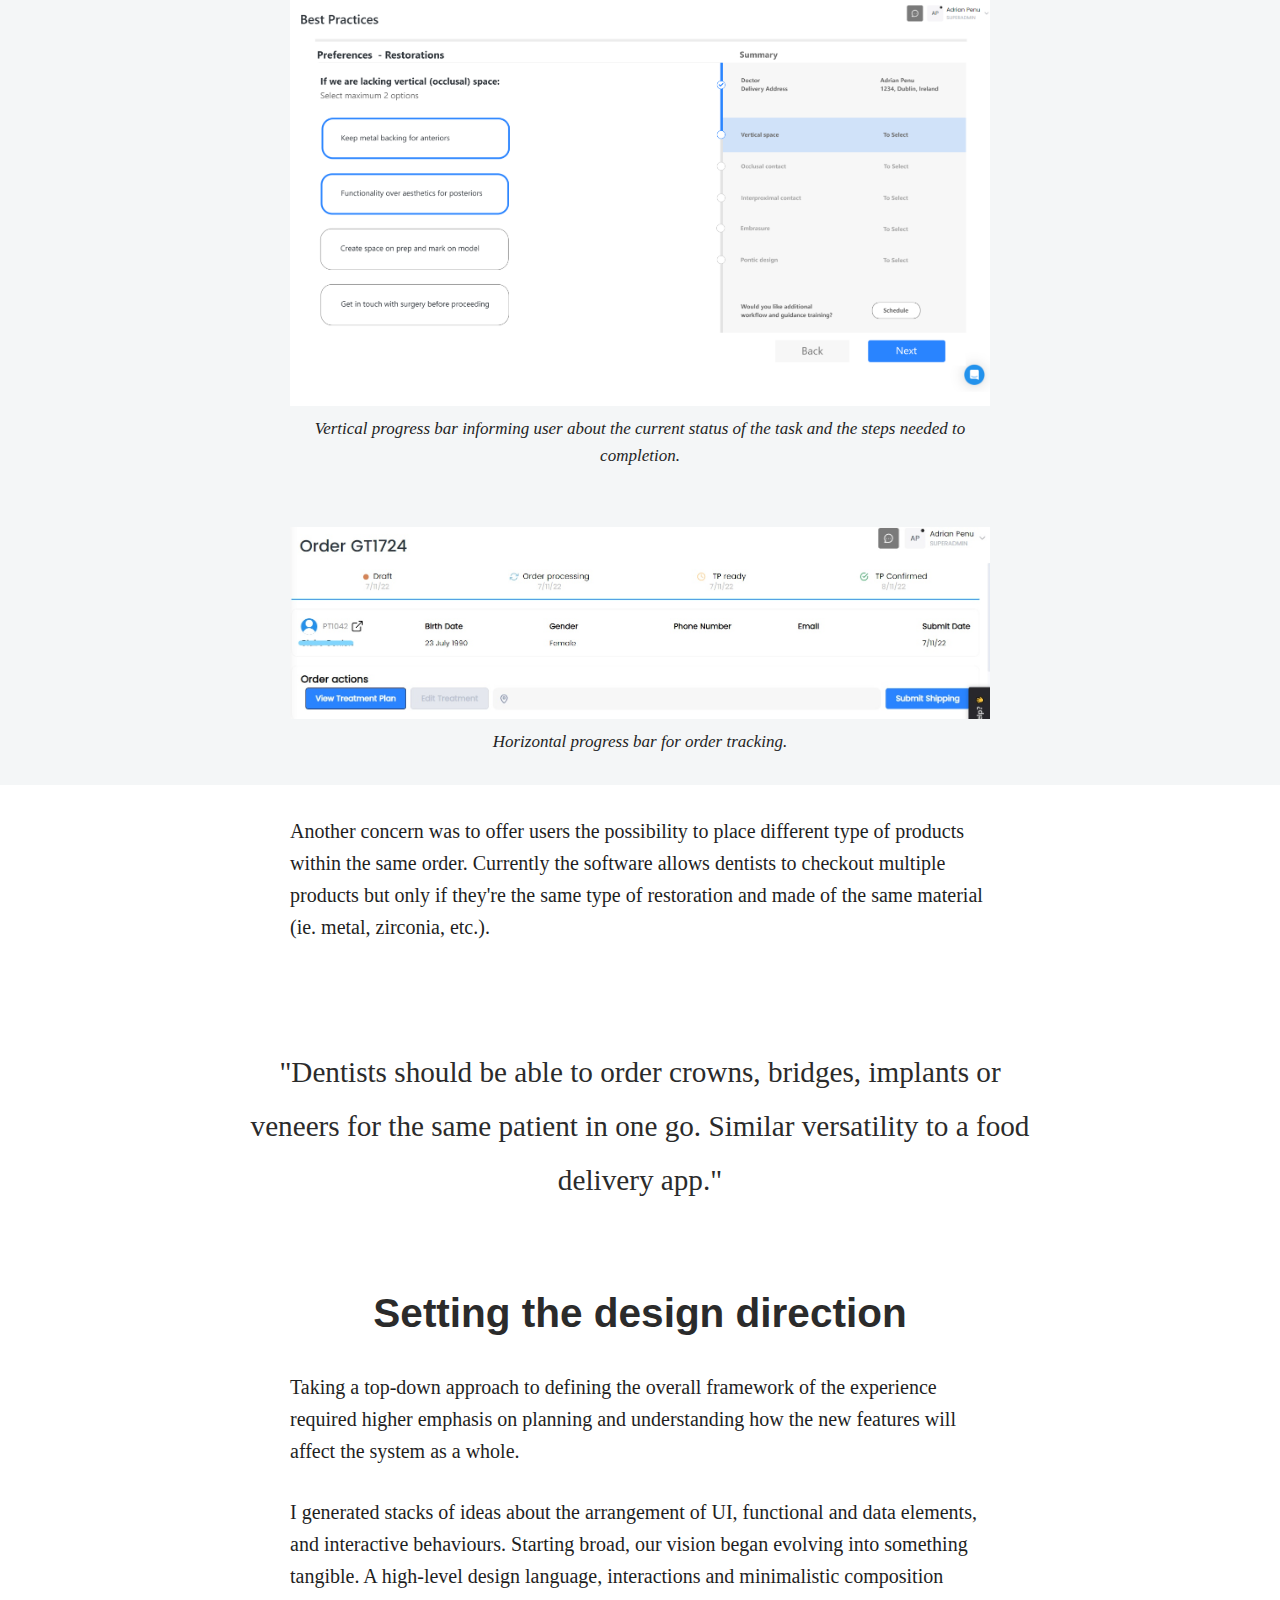
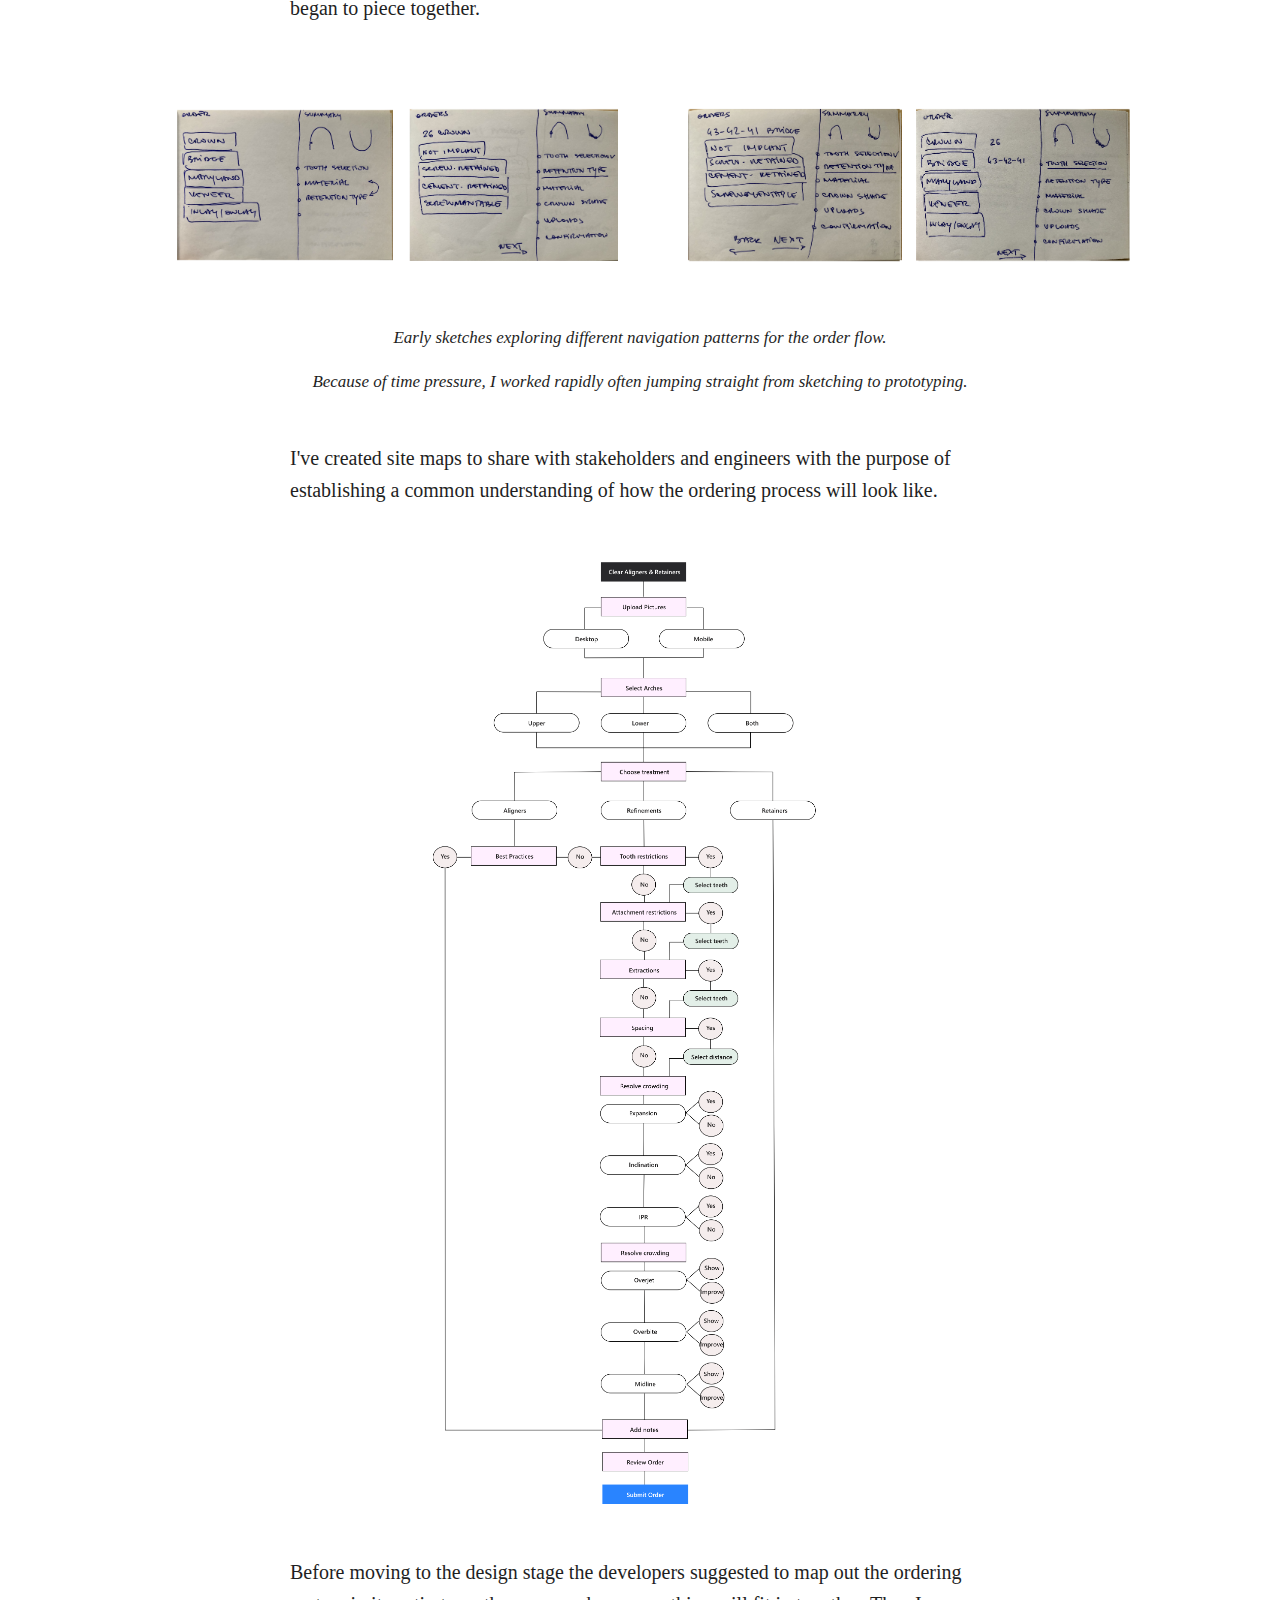
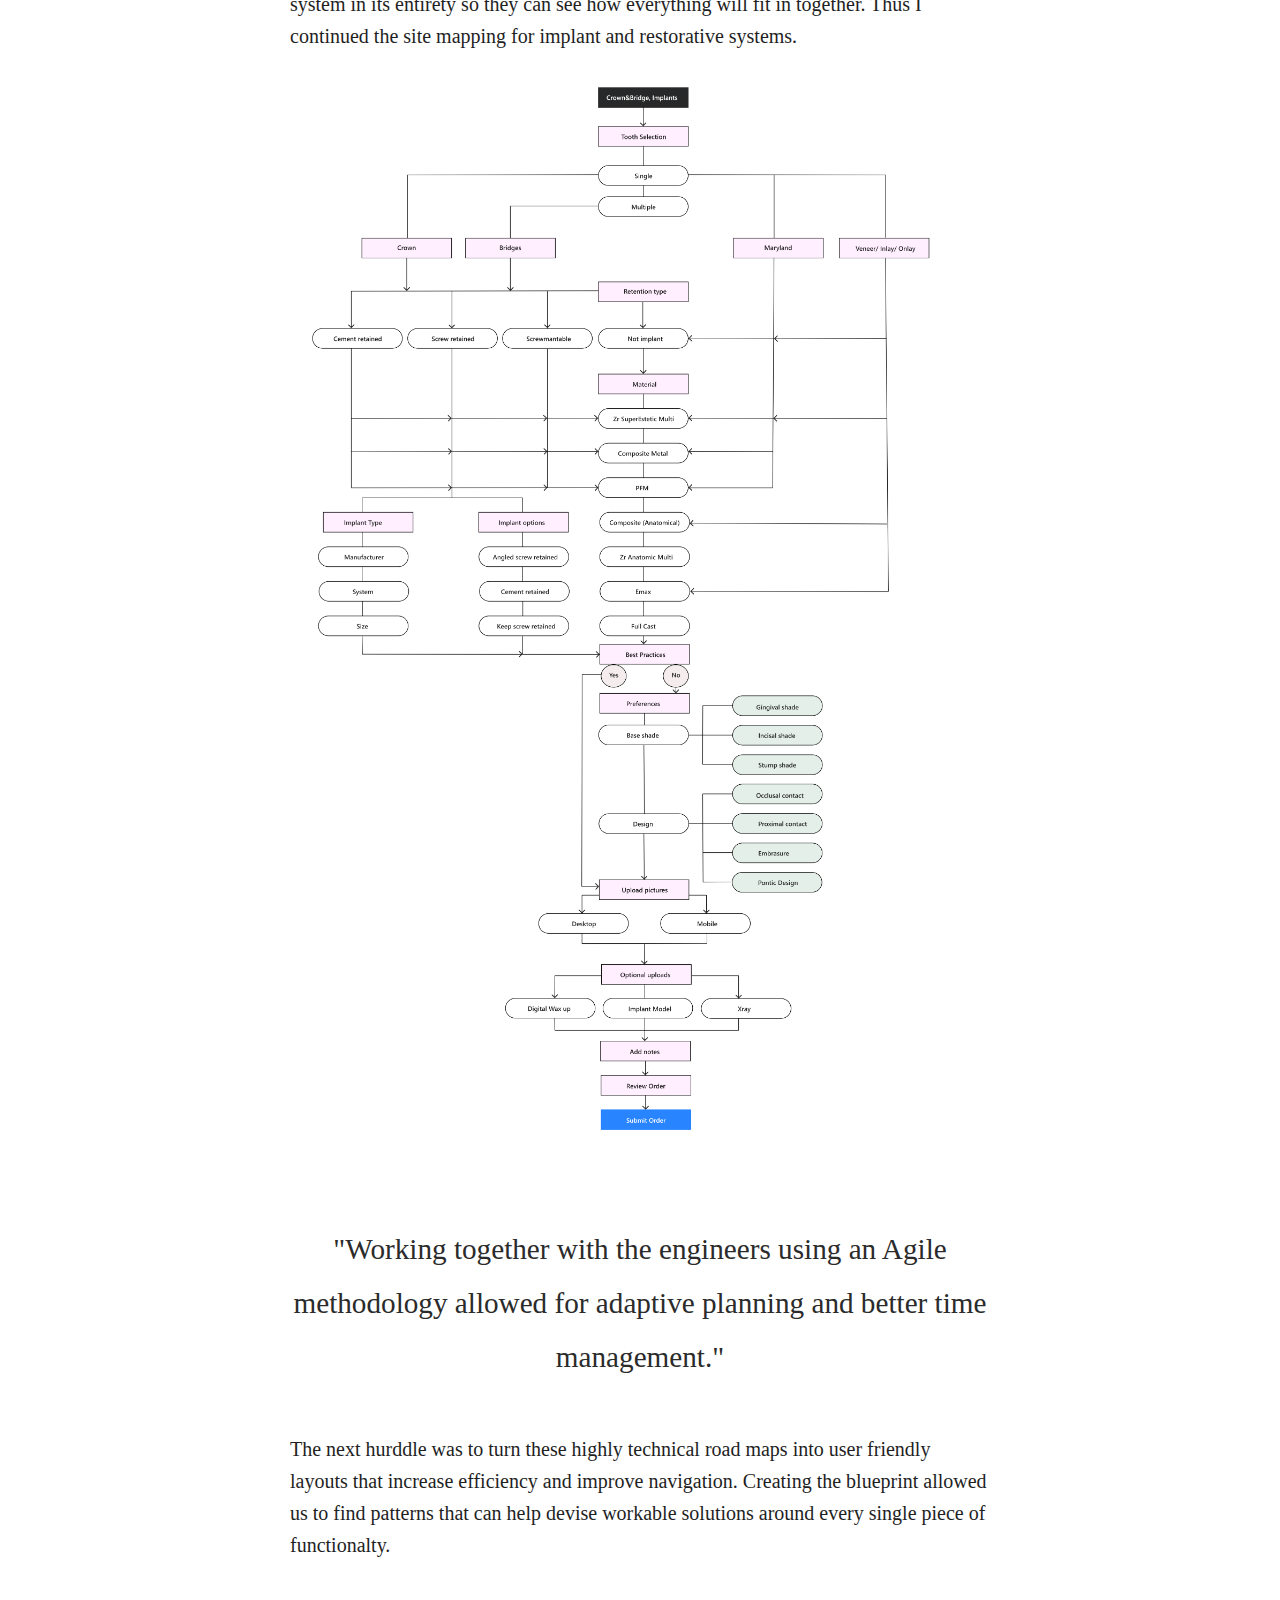
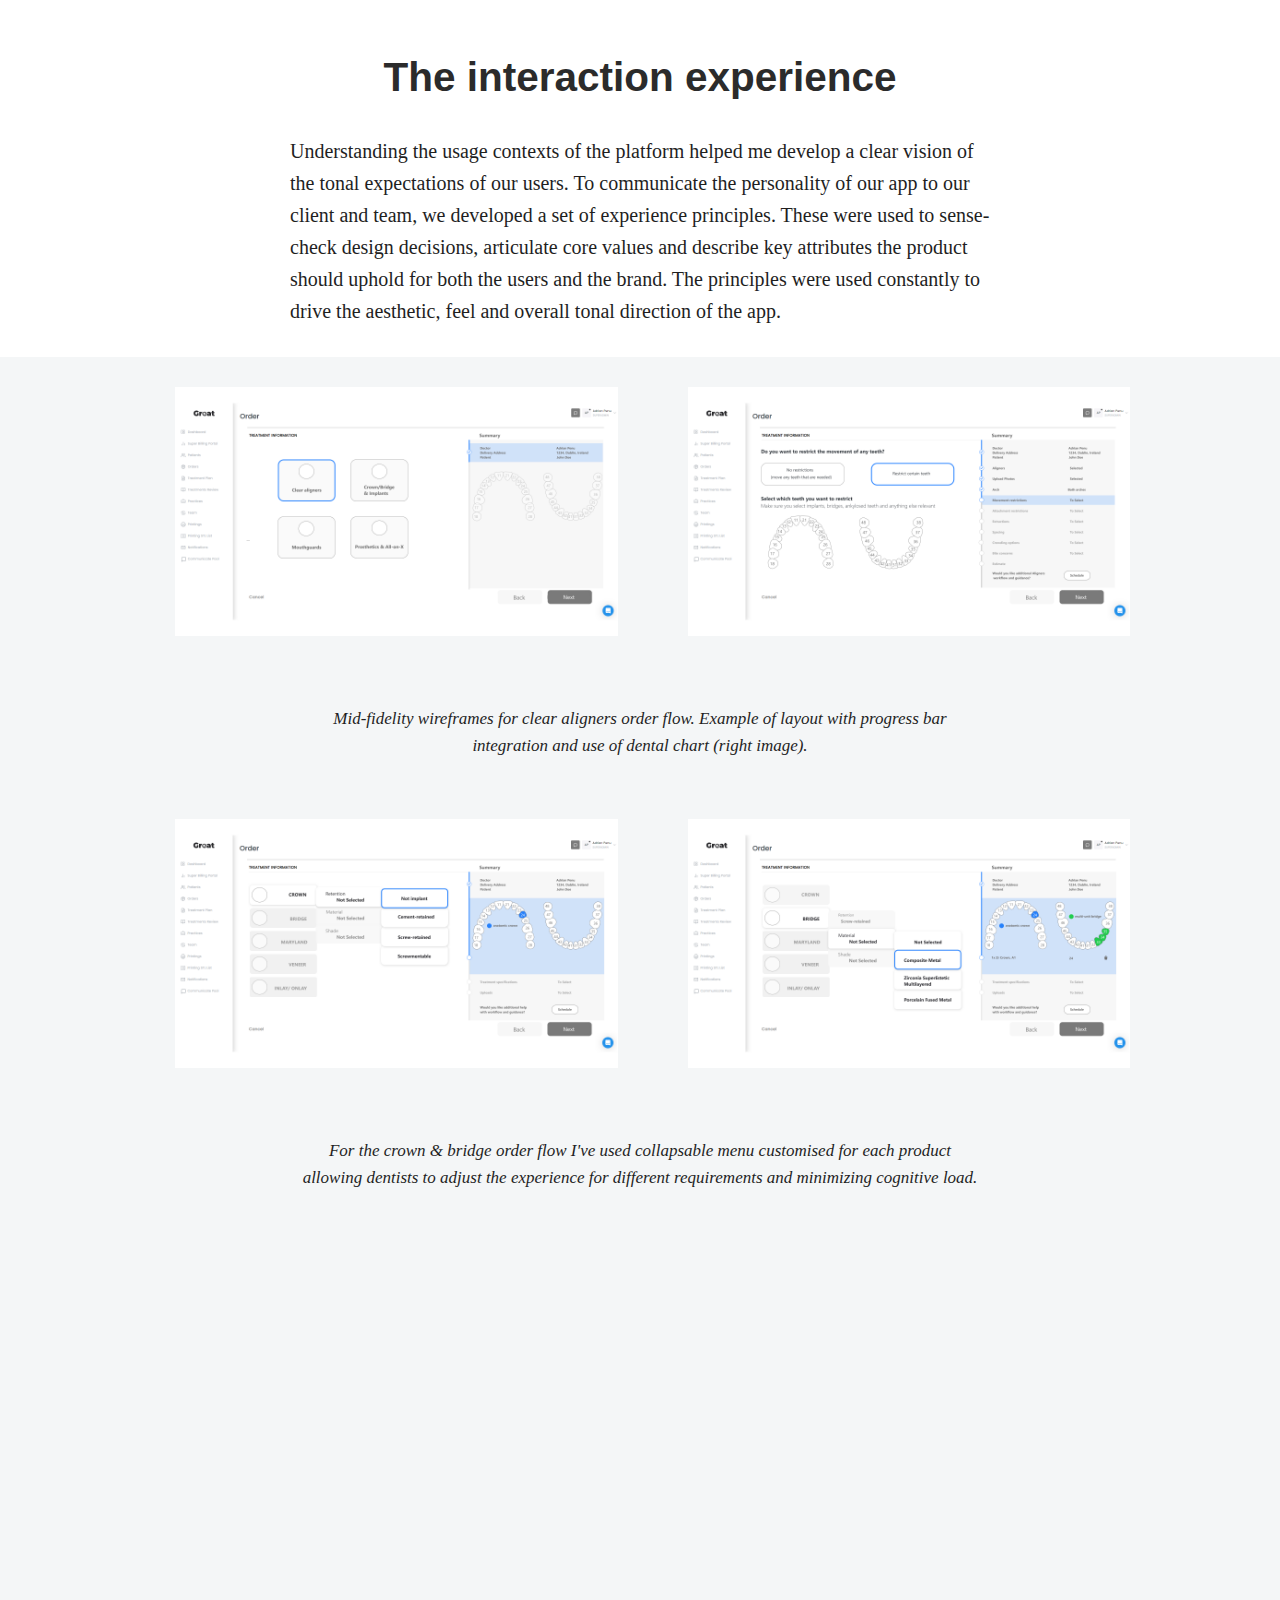
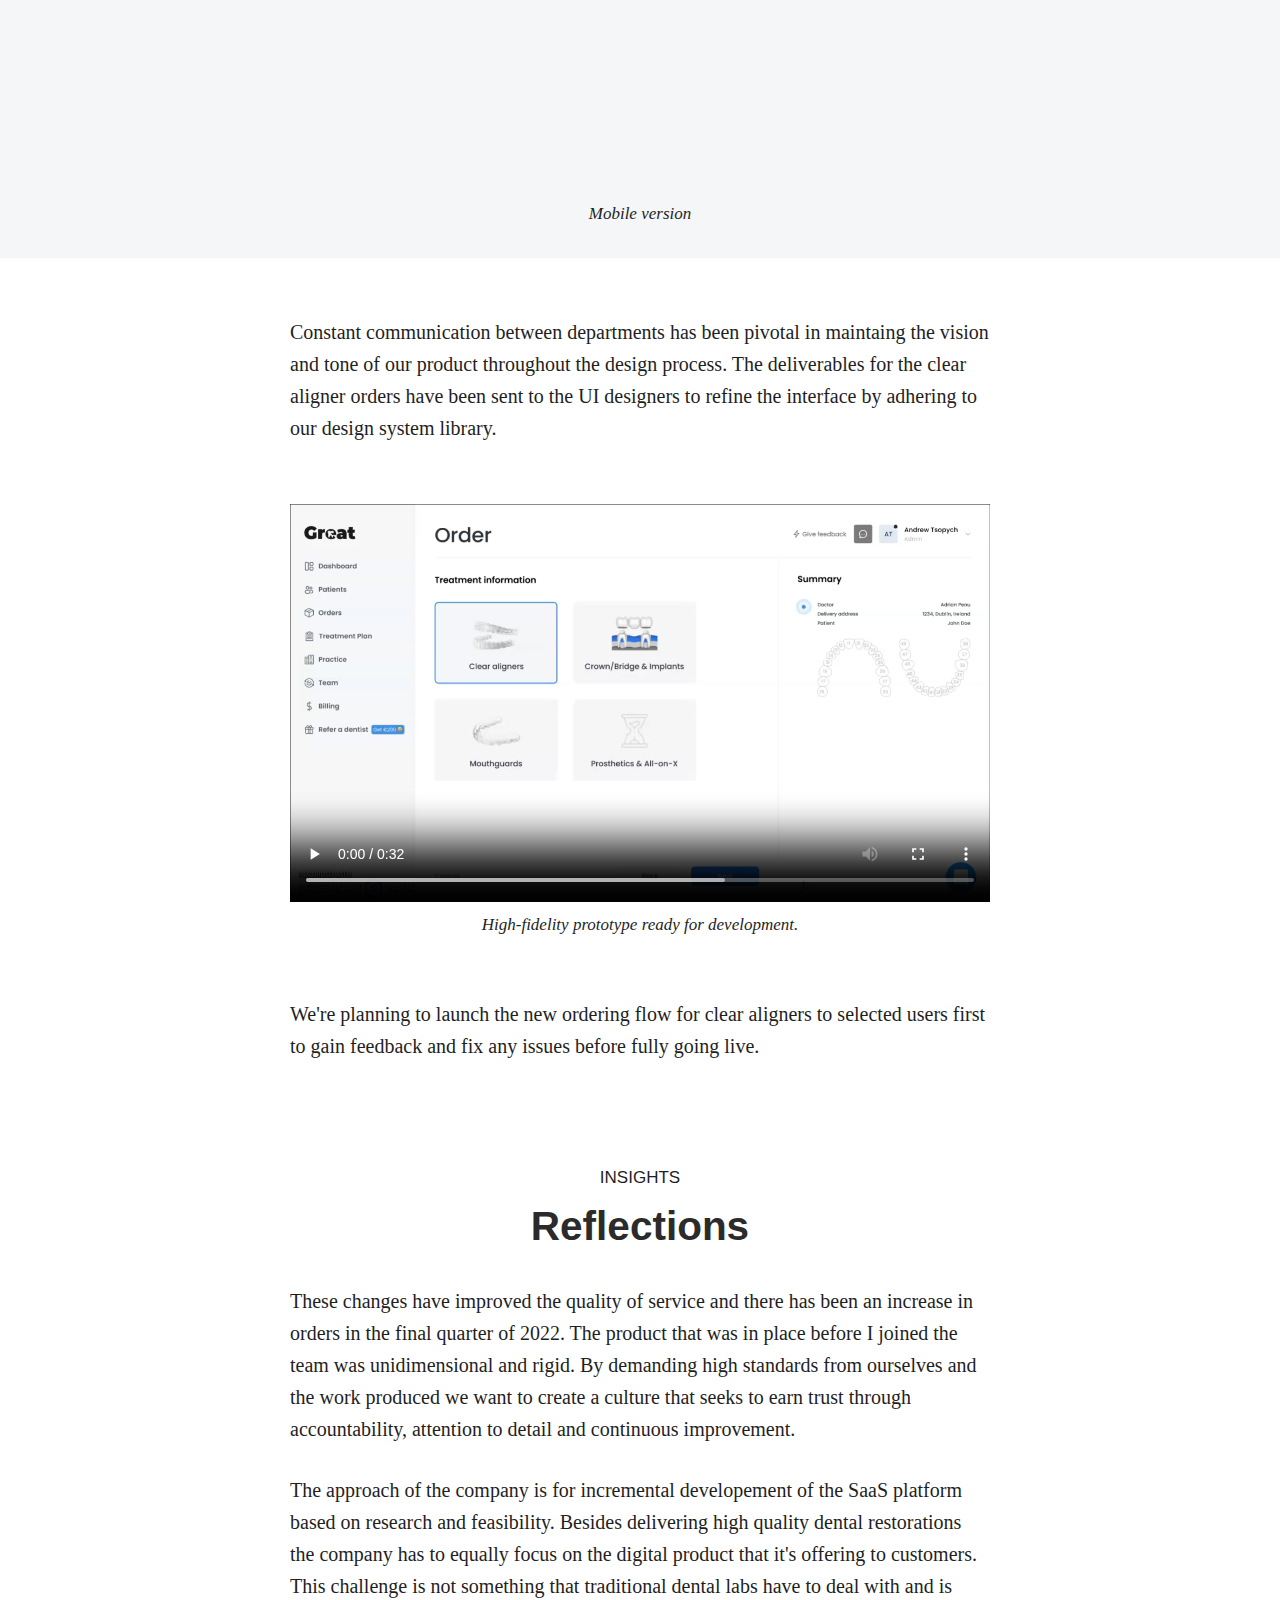
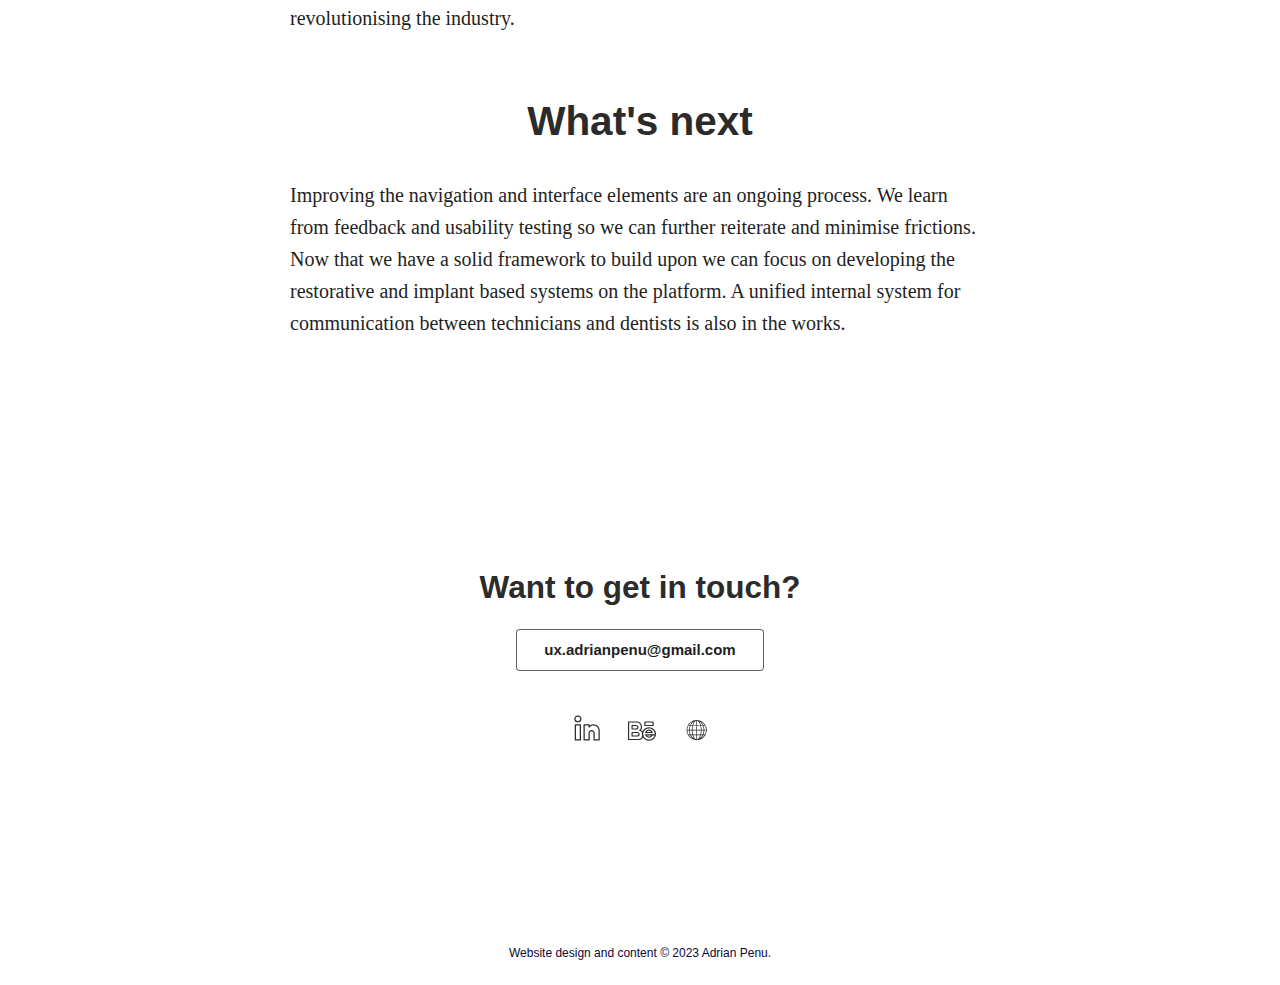
<file: great_lab.html>
<!DOCTYPE html>
<html lang="en" dir="ltr">

<head>
  <meta charset="utf-8">
  <meta name="viewport" content="width=device-width, initial-scale=1">
  <title>Adrian Penu</title>
  <link rel="stylesheet" href="https://cdnjs.cloudflare.com/ajax/libs/font-awesome/6.2.0/css/all.min.css" integrity="sha512-xh6O/CkQoPOWDdYTDqeRdPCVd1SpvCA9XXcUnZS2FmJNp1coAFzvtCN9BmamE+4aHK8yyUHUSCcJHgXloTyT2A==" crossorigin="anonymous"
    referrerpolicy="no-referrer">
  <link rel="stylesheet" type="text/css" href="css/normalize.css">
  <link rel="stylesheet" type="text/css" href="css/style.css">
  <link rel="preconnect" href="https://fonts.googleapis.com">
  <link rel="preconnect" href="https://fonts.gstatic.com" crossorigin>
  <link href="https://fonts.googleapis.com/css2?family=Noto+Sans:wght@300&display=swap" rel="stylesheet">
</head>


<body>
  <header>
    <div class="container">
      <div class="navtoggle" id="myNavtoggle">
        <a href="index.html"><img src="img/fitzen_img/logo.png" class="logo" alt="My brand identity"></a>
        <nav id="nav">
          <ul>
            <li><a href="index.html#mywork" onclick="menuToggle()">Work</a></li>
            <li><a href="about.html">About</a></li>
            <li><a href="#contact" onclick="menuToggle()">Contact</a></li>
            <li><a href="javascript:void(0);" class="icon" onclick="menuToggle()"><i class="fas fa-bars"></i></a></li>
          </ul>
        </nav>
      </div>
    </div>
  </header>
  <main>
    <div id="fitzen">
      <div class="container">
        <h1> Great Lab Technology </h1><br />
        <h4> In 2020, Great Lab started its mission of becoming a pioneer in dentistry by going fully digital. The vision was to 
          offer dental surgeries an alternative solution to analog ways of working by creating a platform where treatments can be ordered, prescribed and reviewed based on patient's digital oral scans.</h4> <br />
        <h4>This is the story of my contribution to help pioneer the digitalisation of dental technology.</h4>
        <br/>
        <p class="micro">To comply with my non-disclosure agreement, I have omitted and obfuscated confidential information in this case study.<br/>
           The information in this case study is my own and does not necessarily reflect the views of the company.</p>
      </div>
     <br/>
     <br/>
      <picture>
        <source scrset="img\cw_ux_img\screen_26.png" media="(max-width:767px)">
        <img src="img\cw_ux_img\screen_26.png" alt="My Image">
      </picture>
          <br/>
      <br/>
      <br/>
      <br/>
      
      <div class="flexbox-container">
      <h3>CASE STUDY </h3>
        <h2>End results achieved</h2>
        <div class="flexbox-item">
          <ul>
            <li><p>Taking a top-down approach to redesigning major functionalities of the platform</p></li>
            <li><p>Cutting costs and time spent on training new users by developing an intuitive onboarding process </p></li>
            <li><p>Finding solutions to usability problems by balancing between learnability and efficiency</p></li>
            <li><p>Restructuring the order flows for better tracking and billing of orders </p></li>
            <li><p>Outlining the direction of the product through site mapping and user flows</p></li>
            <li><p>Designing solutions that allow users to customise their experience for different requirements</p></li>
            <li><p>Articulating experience principles the product should uphold for users and the brand</p></li>
          </ul>
          </div>
          <br/>
        <h2>My role</h2>
        <div class="flexbox-item">
          <p>As a UX Designer with background in dental technology I am responsible for improving the user experience of our digital SaaS
            platform and dental products by combining customer
            insights, business analytics and design strategy. The role requires turning highly technical tools into user friendly layouts that
            increase efficiency and improve navigation.</p>
            <br/>
            <p> I work cross-functionally with Product Manager, Dental team, UI Designers and Engineers
              to drive direction and vision for our product across the dental
              industry.
          </p>
        </div>
        <br />
        <br />
        <h3>CHALLENGES </h3>
        <h2>#1 A new approach</h2>
        <div class="flexbox-item">
          <p>Generally the dentists are complacent with the status quo of having to work with several labs to deliver their work. Also they are lacking time for learning how to use new tools and platforms.
            Most of them are working tight shifts and are self-employed so the amount of time spent on learning new concepts is limited.
            This requires us to invest even more effort in making the user experience as seamless and intuitive as possible.
          </p>
        </div>
        <br/>
        <h2>#2 Creating a lean system</h2>
        <div class="flexbox-item">
          <p>Orthodontic treatment with clear aligners was initially the only product that we offered. It was meant to test the water and see if the concept of digital lab would work.
            With it catching on fast we started planning the expansion of the system to integrate other branches of dentistry: prosthetics, restorations and implants.
            We soon came to realise the technicality and complexity of the task ahead. 
          </p>
        </div>
        <br />
        <br />
        <h3>PROBLEM STATEMENT </h3>
        <h2>Defining the issue</h2>
        <div class="flexbox-item">
          <p>We believe dental surgeries need our unified digital system for improving treatment planning and for time management.</p><br />
           <p> We will know this to be true when there's a high satisfaction rate amongst dentists which will lead to increase in orders.
          </p>
        </div>
        <br />
        <br />
        <!--<h3>INITIAL OBSERVATIONS</h3>
        <h2>Usability is key</h2>
        <a name="observations"></a>

        <div class="flexbox-item">
          <p>Before jumping to the challenge of designing a fully integrated dental system I wanted to evaluate the usability of the current MVP. As mentioned it included only orthodontic treatment.
             I approached it as the foundation for the work that was to come. Being able to setup an account and create a patient order were the basics that we needed to get right. 
          </p>
        </div>
      </div>
      <br />
      <div class="grid-container2">
        <div class="flexbox-item">
          <picture>
            <source scrset="img\cw_ux_img\screen_1.jpg" media="(max-width:767px)">
            <img src="img\cw_ux_img\screen_1.jpg" alt="My Image">
          </picture>
        </div>
        <div class="flexbox-item">
          <picture>
            <source scrset="img\cw_ux_img\screen_2.jpg" media="(max-width:767px)">
            <img src="img\cw_ux_img\screen_2.jpg" alt="My Image">
          </picture>
        </div>
      </div>

      <div class="flexbox-container">
        <div class="flexbox-item flexbox-item1">
          <h4>Observation #1 - Fluid navigation</h4>
          <p>I suggested adding a filter option such as order type, time/duration, stage of completion and clinic name. </p><br />
          <p>Also a search bar for quick finding of a specific case, patient or surgery name. This would mean the ‘Orders’ menu would be incorporated in the Dashboard.</p><br />
          <p>Alternatively, we could make the Dashboard more focused on analytics and tracking.</p>
        </div>
        <picture>
          <source scrset="img\cw_ux_img\screen_4.png" media="(max-width:767px)">
          <img src="img\cw_ux_img\screen_4.png" alt="My Image">
        </picture>
      
        <div class="flexbox-item flexbox-item2">
          <h4>Observation #2 - Improved accessibility</h4>
          <p>Being a SaaS platform it's important to ask questions of accesibility and usability: Will the dentist fill in a digital lab form before sending scans to us? </p><br />
          <p>If yes then would those details be uploaded automatically to this portal?</p><br />
          <p>Do dentists have access to an individual dashboard where they can add orders, track cases and make requests/ updates?</p>
        </div>
        <br />
        


        <div class="flexbox-item flexbox-item4">
          <h4>Observation #3 - Understanding the user</h4>
          <p> The most important things dentist care about is speed and precision (and price). We should setup a system in which they can confirm a treatment plan as soon 
            as it's issued by the technician which will automatically send it to production stage. Also the presentation of the treatment plan has to be exhaustive yet easy to grasp </p><br />
        </div>
      </div>
      <div class="grid-container2">
        <div class="flexbox-item">
          <picture>
            <source scrset="img\cw_ux_img\screen_6.jpg" media="(max-width:767px)">
            <img src="img\cw_ux_img\screen_6.jpg" alt="My Image">
          </picture>
        </div>
        <div class="flexbox-item">
          <picture>
            <source scrset="img\cw_ux_img\screen_5.png" media="(max-width:767px)">
            <img src="img\cw_ux_img\screen_5.png" alt="My Image">
          </picture>
        </div>
      </div>
        <br />
        <br />-->
        
        <h3>THE FRAMEWORK</h3>
        <h2>Structuring the experience</h2>
        <div class="flexbox-item">
          <p>Before jumping to the challenge of designing a fully integrated dental system I wanted to evaluate the usability of the current MVP. As mentioned it included only orthodontic treatment.
            I approached it as a foundational framework for the platform. Being able to setup an account and create a patient order were the basics that we needed to get right. 
         </p>
         
         <br/>
         <p>Due to the industry-specific nature of the software and with new clients joining every week the time spent on training and subsequent costs had to be kept in check.
           The balancing act between learnability and efficiency had to be achieved.</p>
          <div class="diagram">
           <picture>
            <source scrset="img\cw_ux_img\screen_10.png" media="(max-width:767px)">
            <img src="img\cw_ux_img\screen_10.png" alt="My Image">
          </picture>
          <p>Circular representation of usability components and their deliverables.</p>
        </div>

         <br/>
         <p>The steepness of the learning curve and the efficiency of interaction would indicate how high is the productivity that users can reach once they've fully
          learned how to use the product. Implementing shortcuts seemed the most viable solution for carefully balancing learnability and efficiency.</p>
          <br/>
          <br/>
          <div class="diagram">
          <div class="chart">
            <picture>
            <source scrset="img\cw_ux_img\screen_11.png" media="(max-width:767px)">
            <img src="img\cw_ux_img\screen_11.png" alt="My Image">
          </picture>
          </div>
          <p>Learning curve and the efficiency of shortcuts in the ordering flow.</p>
        </div>
          <br/>
         <p> Dentists have their own preferences and 
          specific way of working so we decided to compile a 'best practices' report for each client and use it as a shortcut during the ordering phase.
           This will save them time by avoiding repetititve actions. 
          Alternatively they will have the option of customising a case if they wish. 
         </p>
         </div>
         <div class="diagram">
         <picture>
          <source scrset="img\cw_ux_img\screen_12.png" media="(max-width:767px)">
          <img src="img\cw_ux_img\screen_12.png" alt="My Image">
        </picture>
        
      </div>
        <br/>
        
          <h2>Meeting user needs</h2>
          <div class="flexbox-item">
            <p>After discussing with our customer support team we found out that dentists often relied on support because they felt unsure whilst placing an order.
              We prioritised fixing the issue as it was hindering the user experience and the quality of the work.
            </p> <br />
          <p>The progress bar feature was designed to offer more context by letting the users know where they are in completing a certain action. It also helps with learnability 
           and memorability. We decided to try and integrate it in all our flows as a form of gamification and to minimize cognitive load.</p>
            <br/>
            </div>
            </div>
            <div class="diagram">
           <div class="whitescr">
            <div class="flexbox-item">
            <picture>
            <source scrset="img\cw_ux_img\screen_13.png" media="(max-width:767px)">
            <img src="img\cw_ux_img\screen_13.png" alt="My Image">
          </picture>
          <p>Vertical progress bar informing user about the current status of the task and the steps needed to completion.</p>
          <br/>
          <br/>
          <picture>
            <source scrset="img\cw_ux_img\screen_6.jpg" media="(max-width:767px)">
            <img src="img\cw_ux_img\screen_6.jpg" alt="My Image">
          </picture>
          <br/>
          <p>Horizontal progress bar for order tracking.</p>
         
        </div>
        </div>
      </div>
      <div class="flexbox-container">
        <div class="flexbox-item">
      <p>Another concern was to offer users the possibility to place different type of products within the same order. Currently the software allows dentists to checkout 
        multiple products but only if they're the same type of restoration and made of the same material (ie. metal, zirconia, etc.).
      </p>
      </div>
      </div>
      <blockquote class="pullquote">"Dentists should be able to order crowns, bridges, implants or veneers for the same patient in one go. Similar versatility to a food delivery app."
      </blockquote>
      <br/>
      <br/>
  
      <div class="flexbox-container">
          <h2>Setting the design direction</h2>
          <div class="flexbox-item">
          
            
          <p>Taking a top-down approach to defining the overall framework of the experience required higher emphasis on planning and understanding how the new features will affect the system as a whole. </p>
          <br/>
          <p>I generated stacks of ideas about the arrangement of UI, functional and data elements, and interactive behaviours. Starting broad, our vision began evolving into something tangible. 
            A high‐level design language, interactions and minimalistic composition began to piece together. </p>

          </div> 
       </div>
       <div class="diagram">
       <div class="grid-container2">
        <div class="flexbox-item">
          <picture>
            <source scrset="img\cw_ux_img\screen_15.png" media="(max-width:767px)">
            <img src="img\cw_ux_img\screen_15.png" alt="My Image">
          </picture>
        </div>
     
        <div class="flexbox-item">
          <picture>
            <source scrset="img\cw_ux_img\screen_16.png" media="(max-width:767px)">
            <img src="img\cw_ux_img\screen_16.png" alt="My Image">
          </picture>
        </div>
        </div>
        
        <p>Early sketches exploring different navigation patterns for the order flow.</p><p>Because of time pressure, I worked rapidly often jumping straight from sketching to prototyping.</p>
      </div>

      <div class="flexbox-container">
        <div class="flexbox-item">

      <p> I've created site maps to share with stakeholders and engineers with the purpose of establishing a common understanding of how the ordering process will look like. </p><br />
          
          
      
          <picture>
            <source scrset="img\cw_ux_img\screen_7.png" media="(max-width:767px)">
            <img src="img\cw_ux_img\screen_7.png" alt="My Image">
          </picture>
          


            <p>Before moving to the design stage the developers suggested to map out the ordering system 
              in its entirety so they can see how everything will fit in together. Thus I continued the site mapping for implant and restorative systems. </p>
        
        <br/>
        <picture>
          <source scrset="img\cw_ux_img\screen_8.png" media="(max-width:767px)">
          <img src="img\cw_ux_img\screen_8.png" alt="My Image">
        </picture>
        <blockquote class="pullquote">"Working together with the engineers using an Agile methodology allowed for adaptive planning and better time management."
        </blockquote><br />
       
          <p>The next hurddle was to turn these highly technical road maps into user friendly layouts that
            increase efficiency and improve navigation. Creating the blueprint allowed us to find patterns that can help devise workable solutions around every single piece of functionalty. </p>
        
        <br />
        <br />
      </div>
        <h2>The interaction experience</h2>
     

        <div class="flexbox-item">
             <p>Understanding the usage contexts of the platform helped me develop a clear vision of the tonal expectations of our users. To communicate the personality of our app to our client and team,
             we developed a set of experience principles. These were used to sense‐check design decisions, articulate core values and describe key attributes the product should uphold for both the users and the brand.
             The principles were used constantly to drive the aesthetic, feel and overall tonal direction of the app.</p>
        </div>
        </div>
        <div class="diagram">
          <div class="whitescr">
          <div class="grid-container2">
           <div class="flexbox-item">
             <picture>
               <source scrset="img\cw_ux_img\screen_21.png" media="(max-width:767px)">
               <img src="img\cw_ux_img\screen_21.png" alt="My Image">
             </picture>
           </div>
        
           <div class="flexbox-item">
             <picture>
               <source scrset="img\cw_ux_img\screen_22.png" media="(max-width:767px)">
               <img src="img\cw_ux_img\screen_22.png" alt="My Image">
             </picture>
           </div>
           </div>
           <div class="flexbox-item">
           <p>Mid-fidelity wireframes for clear aligners order flow. Example of layout with progress bar integration and use of dental chart (right image). </p>
          </div>
           <div class="grid-container2">
            <div class="flexbox-item">
              <picture>
                <source scrset="img\cw_ux_img\screen_23.png" media="(max-width:767px)">
                <img src="img\cw_ux_img\screen_23.png" alt="My Image">
              </picture>
            </div>
         
            <div class="flexbox-item">
              <picture>
                <source scrset="img\cw_ux_img\screen_24.png" media="(max-width:767px)">
                <img src="img\cw_ux_img\screen_24.png" alt="My Image">
              </picture>
            </div>
            </div>
            <div class="flexbox-item">
            <p>For the crown & bridge order flow I've used collapsable menu customised for each product allowing dentists to adjust the experience for different requirements and minimizing cognitive load. </p>
          </div>
          <div class="flexbox-item">
            <iframe src="https://giphy.com/embed/uYL1bBBoZfvhwG9OV3" width="222" height="480" frameBorder="0" class="giphy-embed" allowFullScreen></iframe>
          </div>
          <div class="flexbox-item">
            <p>Mobile version</p>
          </div>
        </div>
        </div>
      <br />
      
      <div class="flexbox-container">
        <div class="flexbox-item">
            <p>Constant communication between departments has been pivotal in maintaing the vision and tone of our product throughout the design process. 
              The deliverables for the clear aligner orders have been sent to the UI designers to refine the interface by adhering to our design system library.
            </p>
        </div>
        <div class="flexbox-item">
        <div class="diagram">
        
          <video controls="" height="240" width="680">
            <source src="img\cw_ux_img\recording_17.mp4" type="video/mp4" />
          Your browser does not support the video tag.
          </video>
        
          <p>High-fidelity prototype ready for development.</p>
        </div>
      </div>
      <div class="flexbox-item">
        <p>We're planning to launch the new ordering flow for clear aligners to selected users first to gain feedback and fix any issues before fully going live.
            </p>
            </div>
         <br/>
         <br/>
        <h3>INSIGHTS</h3>
        <h2>Reflections</h2>
        <div class="flexbox-item">
          <p>These changes have improved the quality of service and there has been an increase in orders in the final quarter of 2022. The product that was in place before I 
            joined the team was unidimensional and rigid. By demanding high standards from ourselves and the work produced we want to create a culture that seeks to earn 
            trust through accountability, attention to detail and continuous improvement.</p><br/>

            <p>The approach of the company is for incremental developement of the SaaS platform based on research and feasibility. Besides delivering high quality
            dental restorations the company has to equally focus on the digital product that it's offering to customers. This challenge is not something that
            traditional dental labs have to deal with and is revolutionising the industry.
          </p>
</div>
<br/>
<h2>What's next</h2>
<div class="flexbox-item">
  <p>Improving the navigation and interface elements are an ongoing process. We learn from feedback and usability testing so we can further reiterate and minimise frictions.
     Now that we have a solid framework to build upon we can focus on developing the restorative and implant based systems on the platform. A unified internal system for communication between technicians and dentists is also in the works.
  </p>
  </div>
</div>
</div>
      </div>


</div>
  </main>

  <footer>
    <div id="contact">
      <div class="container">
        
        <h2>Want to get in touch?</h2>
        <a href="mailto:ux.adrianpenu@gmail.com" class="button email">ux.adrianpenu@gmail.com</a>
        <div>
          <ul>
            <li><a href="https://www.linkedin.com/in/adrian-penu-0b37571b/" target="blank">
                 <svg xmlns="http://www.w3.org/2000/svg" width="30" height="34"enable-background="new 0 0 24 24" viewBox="0 0 24 24" id="linkedin"><path d="M7.5006104,9C7.5003662,9,7.5001831,9,7.5,9h-4C3.223999,8.9998169,3.0001831,9.2234497,3,9.4993896C3,9.4996338,3,9.4998169,3,9.5v12c-0.0001831,0.276001,0.2234497,0.4998169,0.4993896,0.5C3.4996338,22,3.4998169,22,3.5,22h4c0.276001,0.0001831,0.4998169-0.2234497,0.5-0.4994507C8,21.5003662,8,21.5001831,8,21.5v-12C8.0001831,9.223999,7.7765503,9.0001831,7.5006104,9z M7,21H4V10h3V21z M18,9c-1.0848389,0.000061-2.1393433,0.3580933-3,1.0185547V9.5c0.0001831-0.276001-0.2234497-0.4998169-0.4993896-0.5C14.5003662,9,14.5001831,9,14.5,9h-4c-0.276001-0.0001831-0.4998169,0.2234497-0.5,0.4993896C10,9.4996338,10,9.4998169,10,9.5v12c-0.0001831,0.276001,0.2234497,0.4998169,0.4994507,0.5c0.0001831,0,0.0003662,0,0.0005493,0h4c0.276001,0.0001831,0.4998169-0.2234497,0.5-0.4994507c0-0.0001831,0-0.0003662,0-0.0005493V16c0-0.8284302,0.6715698-1.5,1.5-1.5S18,15.1715698,18,16v5.5c-0.0001831,0.276001,0.2234497,0.4998169,0.4994507,0.5c0.0001831,0,0.0003662,0,0.0005493,0h4c0.276001,0.0001831,0.4998169-0.2234497,0.5-0.4994507c0-0.0001831,0-0.0003662,0-0.0005493V14C22.9967651,11.2399292,20.7600708,9.0032349,18,9z M22,21h-3v-5c0-1.3807373-1.1192627-2.5-2.5-2.5S14,14.6192627,14,16v5h-3V10h3v1.203125c0,0.2124634,0.1343994,0.4016724,0.335022,0.4716797c0.2001343,0.0721436,0.4240112,0.0079956,0.5556641-0.1591797c1.3625488-1.7268066,3.8669434-2.0220337,5.59375-0.6594238C21.4462891,11.6152344,22.0053101,12.7747192,22,14V21z M5.867981,2.0018311C5.7503662,1.9935913,5.6323242,1.992981,5.5146484,2C4.0053711,1.8969116,2.6983032,3.0368652,2.5952148,4.5461426c-0.0041504,0.06073-0.0062256,0.121521-0.0063477,0.182373c-0.0130005,1.49646,1.1895752,2.7200928,2.6860352,2.7330933c0.0610962,0.0005493,0.1221313-0.0010376,0.1831055-0.0046387h0.0283203c1.5064087,0.1054077,2.8129883-1.0303345,2.918396-2.5367432S7.3743896,2.1072388,5.867981,2.0018311z M5.8334351,6.4598389C5.7179565,6.470459,5.6016235,6.4695435,5.4863281,6.4569702H5.4580078C4.5018921,6.5304565,3.6672974,5.8150024,3.593811,4.8588867C3.5203247,3.902832,4.2357788,3.0681763,5.1918945,2.9946899C5.2994385,2.9864502,5.4074707,2.9882202,5.5146484,3C6.4700317,2.9119873,7.315918,3.6151123,7.4039917,4.5704956C7.4920044,5.5259399,6.7888794,6.3718262,5.8334351,6.4598389z"></path></svg>
            
              </a>
            </li>
            <li><a href="https://www.behance.net/adrianpenu" target="blank">
              <svg xmlns="http://www.w3.org/2000/svg" viewBox="0 0 24 24" width="32" height="28" id="behance"><path d="M9.5 19.752h-9a.5.5 0 0 1-.5-.5v-15a.5.5 0 0 1 .147-.354c.094-.095.186-.118.355-.146-.001 0 3.494.013 6.996 0h.017c1.188 0 2.31.465 3.157 1.31A4.475 4.475 0 0 1 12 8.252c0 1.366-.244 2.175-.938 2.833 1.94.882 1.938 2.62 1.938 4.051v1.115c0 1.93-1.57 3.501-3.5 3.501zm-8.5-1h8.5c1.379 0 2.5-1.122 2.5-2.5v-1.116c.002-1.609.003-2.881-2.118-3.398a.5.5 0 0 1-.14-.914C10.686 10.255 11 9.803 11 8.252c0-.937-.367-1.818-1.033-2.482a3.453 3.453 0 0 0-2.452-1.018h-.013c-2.708.01-5.412.005-6.502.001v13.999z"></path><path d="M7 10.752H3.5a.5.5 0 0 1-.5-.5v-3a.5.5 0 0 1 .5-.5H7c1.103 0 2 .897 2 2s-.897 2-2 2zm-3-1h3a1.001 1.001 0 0 0 0-2H4v2zM8 16.752H3.5a.5.5 0 0 1-.5-.5v-3a.5.5 0 0 1 .5-.5H8c1.103 0 2 .897 2 2s-.897 2-2 2zm-4-1h4a1.001 1.001 0 0 0 0-2H4v2zM18 20.252c-3.309 0-6-2.58-6-5.75s2.691-5.75 6-5.75 6 2.58 6 5.75-2.691 5.75-6 5.75zm0-10.5c-2.757 0-5 2.131-5 4.75s2.243 4.75 5 4.75 5-2.131 5-4.75-2.243-4.75-5-4.75zM21.5 7.752h-7a.5.5 0 0 1-.5-.5v-3a.5.5 0 0 1 .5-.5h7a.5.5 0 0 1 .5.5v3a.5.5 0 0 1-.5.5zm-6.5-1h6v-2h-6v2z"></path><path d="M20.816 13.752h-5.633a.501.501 0 0 1-.471-.667 3.5 3.5 0 0 1 3.287-2.333 3.5 3.5 0 0 1 3.287 2.333.498.498 0 0 1-.47.667zm-4.803-1h3.975c-.463-.617-1.195-1-1.987-1s-1.525.382-1.988 1zM18 17.752a3.5 3.5 0 0 1-3.287-2.333.498.498 0 0 1 .471-.667h5.633a.501.501 0 0 1 .471.667A3.503 3.503 0 0 1 18 17.752zm-1.987-2c.463.617 1.195 1 1.987 1s1.524-.383 1.987-1h-3.974z"></path><path d="M23 15.752h-2.184a.5.5 0 0 1 0-1H23a.5.5 0 0 1 0 1z"></path></svg>
              </a>
            </li>
            
            <li><a href="https://www.adrianpenu.com/" target="blank">
              <svg xmlns="http://www.w3.org/2000/svg" viewBox="0 0 60 75" width="26" height="26" id="website"><path d="M57.334 46.09a28.91 28.91 0 0 0 0-28.18.971.971 0 0 0-.406-.706 29 29 0 1 0 0 29.592.971.971 0 0 0 .406-.706ZM15.38 47h4.579A27.377 27.377 0 0 0 25.1 57.342 22.448 22.448 0 0 1 15.38 47ZM5.025 33h4.994a36.32 36.32 0 0 0 2.324 12h-4a26.807 26.807 0 0 1-3.318-12Zm3.32-14h4a36.32 36.32 0 0 0-2.324 12H5.025a26.807 26.807 0 0 1 3.32-12Zm40.275-2h-4.579A27.377 27.377 0 0 0 38.9 6.658 22.448 22.448 0 0 1 48.62 17Zm10.355 14h-4.994a36.32 36.32 0 0 0-2.324-12h4a26.807 26.807 0 0 1 3.318 12Zm-6.994 0h-5.993a56.232 56.232 0 0 0-1.427-12h4.961a34.255 34.255 0 0 1 2.459 12ZM31 19v12H20.012a53.521 53.521 0 0 1 1.526-12Zm-8.91-2c2-6.586 5.252-11.177 8.91-11.894V17ZM31 33v12h-9.462a53.521 53.521 0 0 1-1.526-12Zm0 14v11.894c-3.658-.717-6.909-5.308-8.91-11.894Zm2-2V33h10.988a53.521 53.521 0 0 1-1.526 12Zm8.91 2c-2 6.586-5.253 11.177-8.91 11.894V47ZM33 31V19h9.462a53.521 53.521 0 0 1 1.526 12Zm0-14V5.106c3.657.717 6.908 5.308 8.91 11.894ZM25.1 6.658A27.377 27.377 0 0 0 19.959 17H15.38A22.448 22.448 0 0 1 25.1 6.658ZM19.438 19a56.234 56.234 0 0 0-1.426 12h-5.993a34.255 34.255 0 0 1 2.458-12Zm-7.419 14h5.993a56.234 56.234 0 0 0 1.426 12h-4.961a34.255 34.255 0 0 1-2.458-12ZM38.9 57.342A27.377 27.377 0 0 0 44.041 47h4.579a22.448 22.448 0 0 1-9.72 10.342ZM44.561 45a56.232 56.232 0 0 0 1.427-12h5.993a34.255 34.255 0 0 1-2.459 12Zm9.42-12h4.994a26.807 26.807 0 0 1-3.32 12h-4a36.32 36.32 0 0 0 2.326-12Zm.456-16h-3.615a27.44 27.44 0 0 0-6.5-9.012A27.187 27.187 0 0 1 54.437 17Zm-34.76-9.012A27.452 27.452 0 0 0 13.178 17H9.563a27.184 27.184 0 0 1 10.114-9.012ZM9.563 47h3.615a27.452 27.452 0 0 0 6.5 9.012A27.184 27.184 0 0 1 9.563 47Zm34.759 9.012a27.44 27.44 0 0 0 6.5-9.012h3.615a27.187 27.187 0 0 1-10.115 9.012Z"></path></svg>
              </a>
            </li>
          </ul>
        </div>
      </div>
    </div>

    <p class="copyright">Website design and content © 2023 Adrian Penu.</p>


  </footer>
  <script src="js/scripts.js"></script>
</body>

</html>
</file>
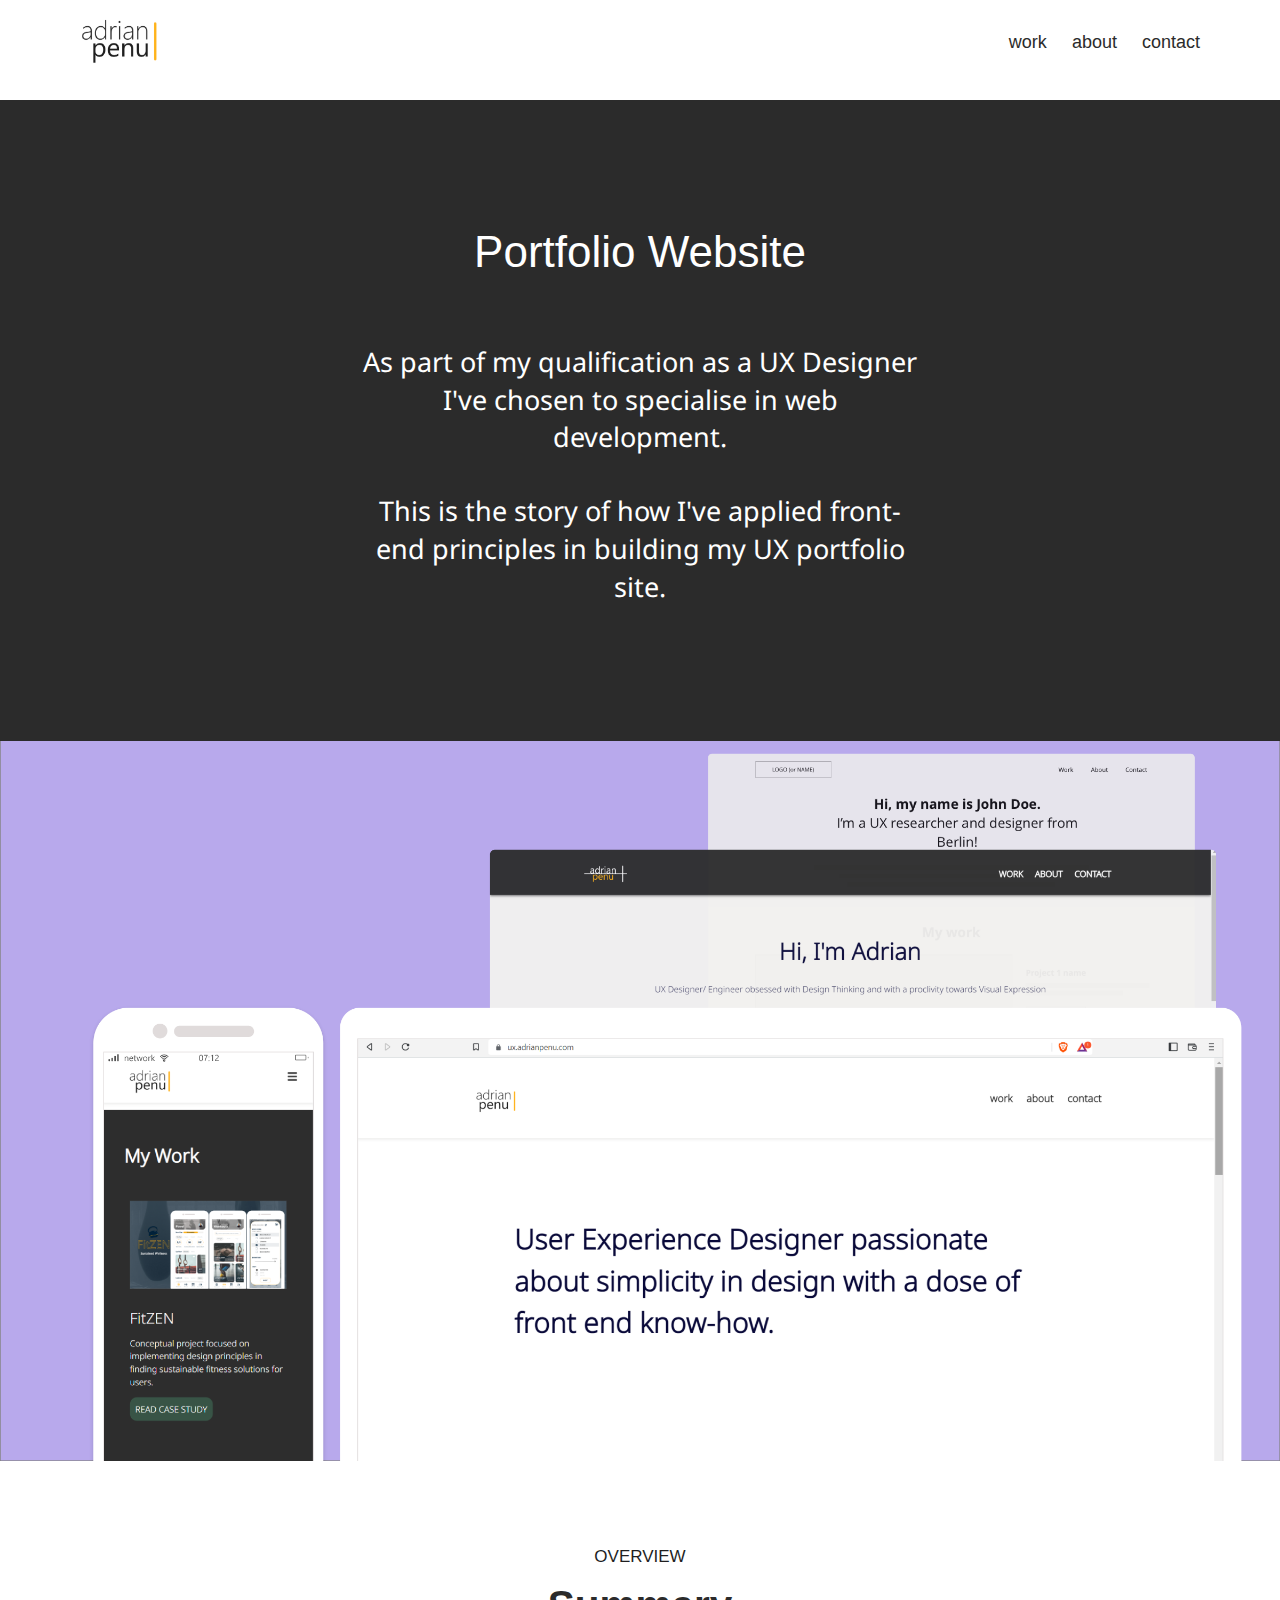
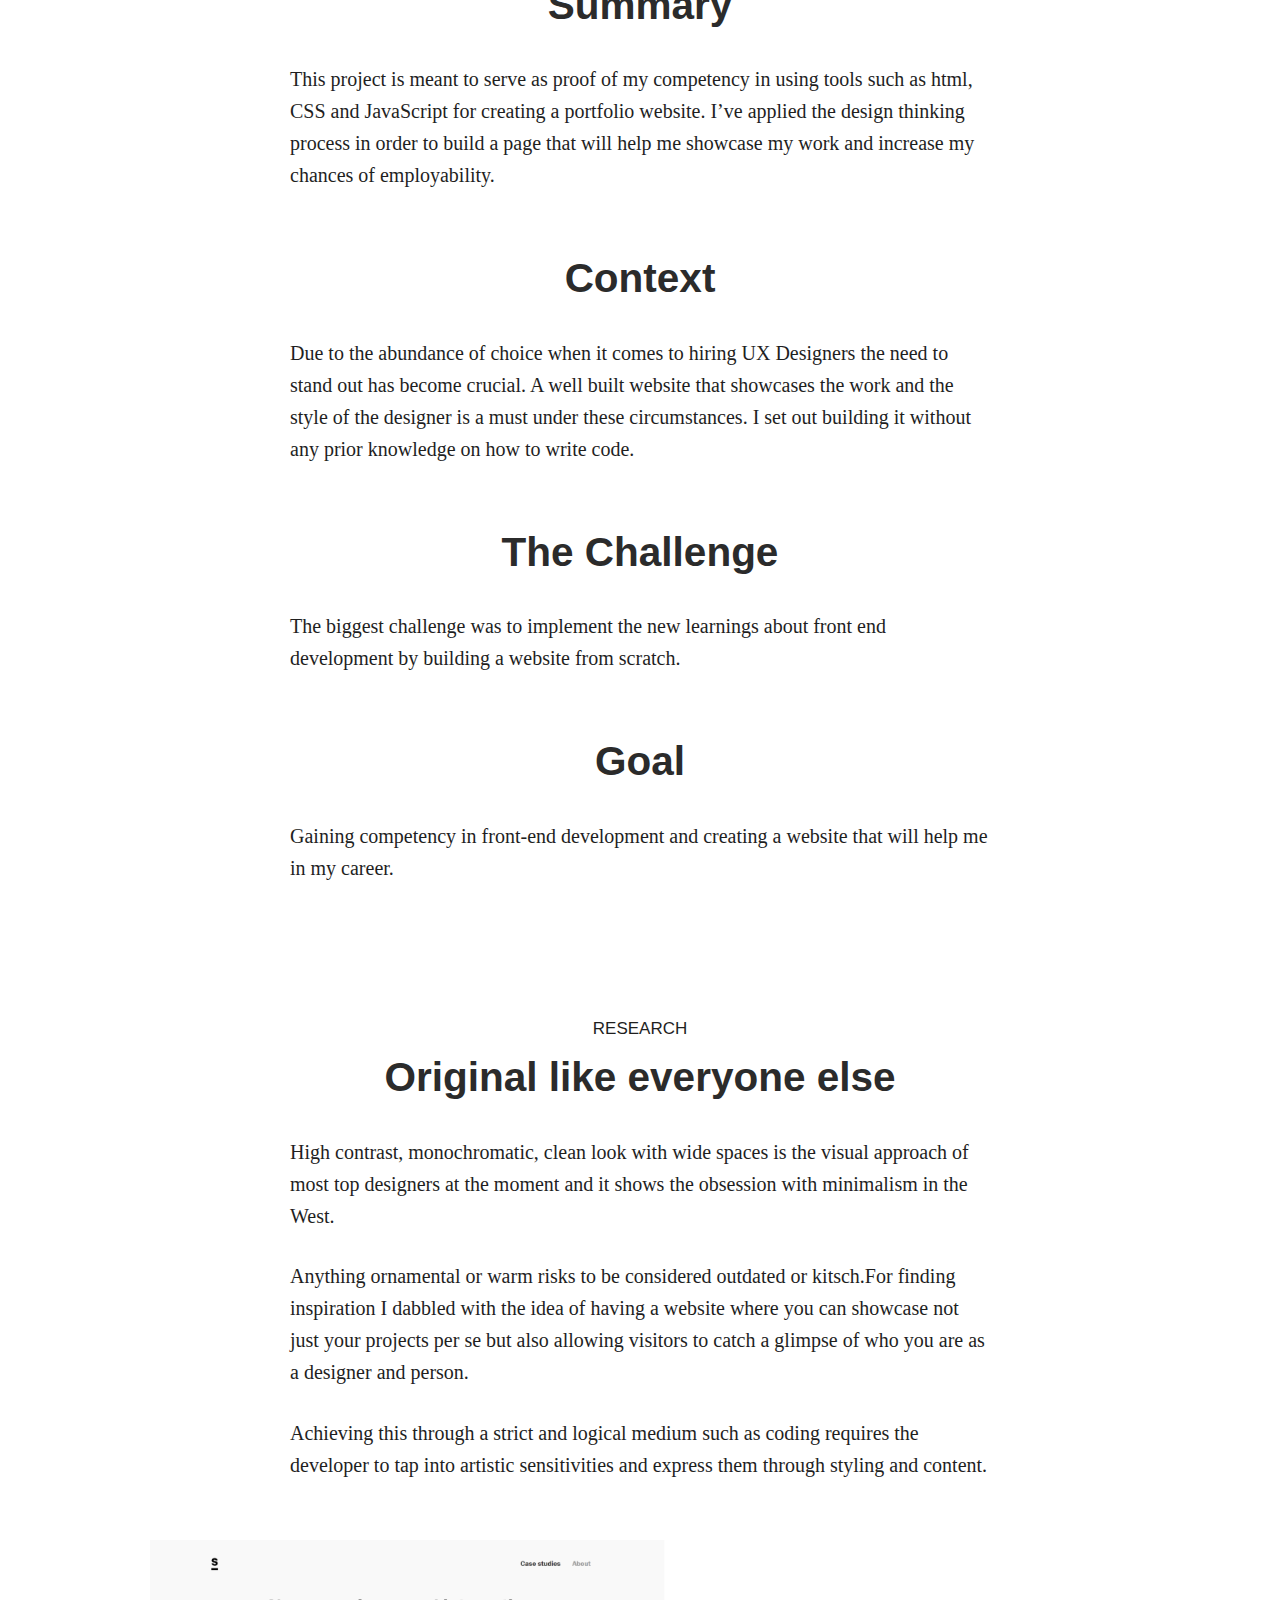
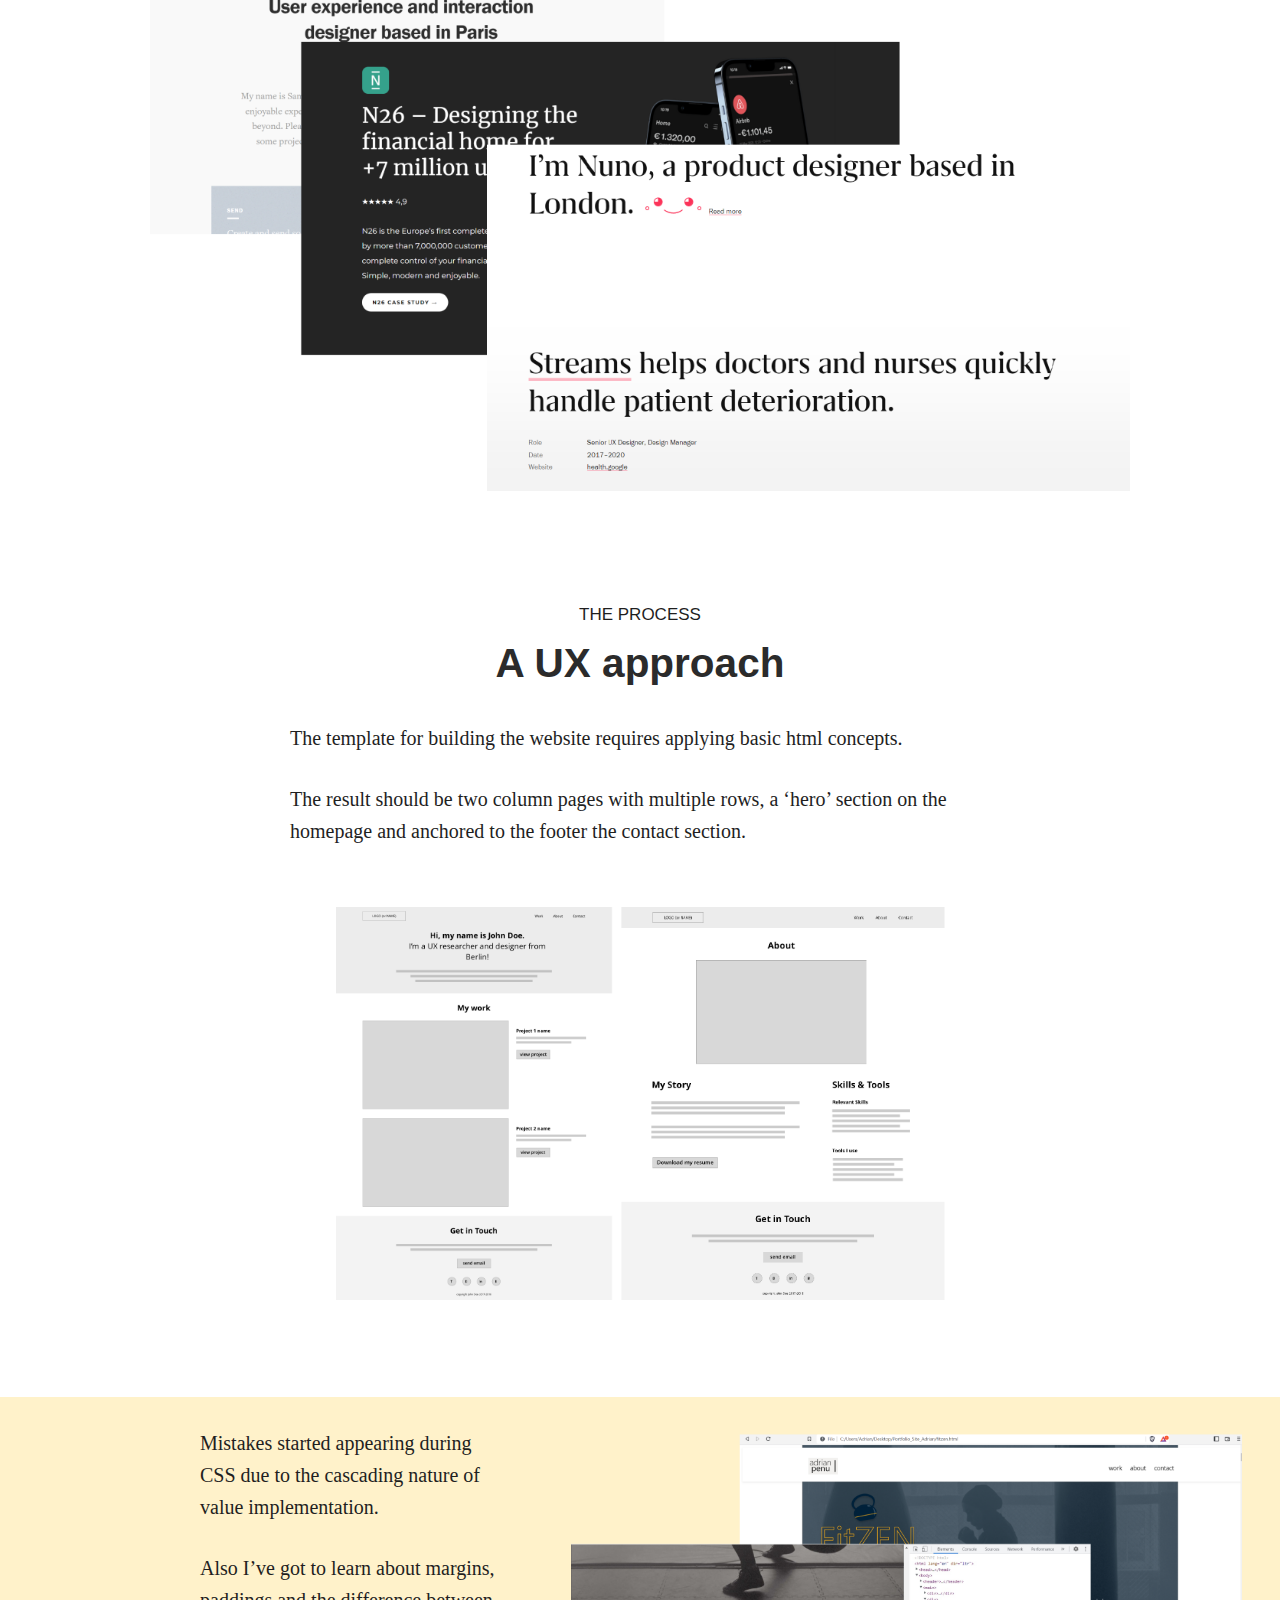
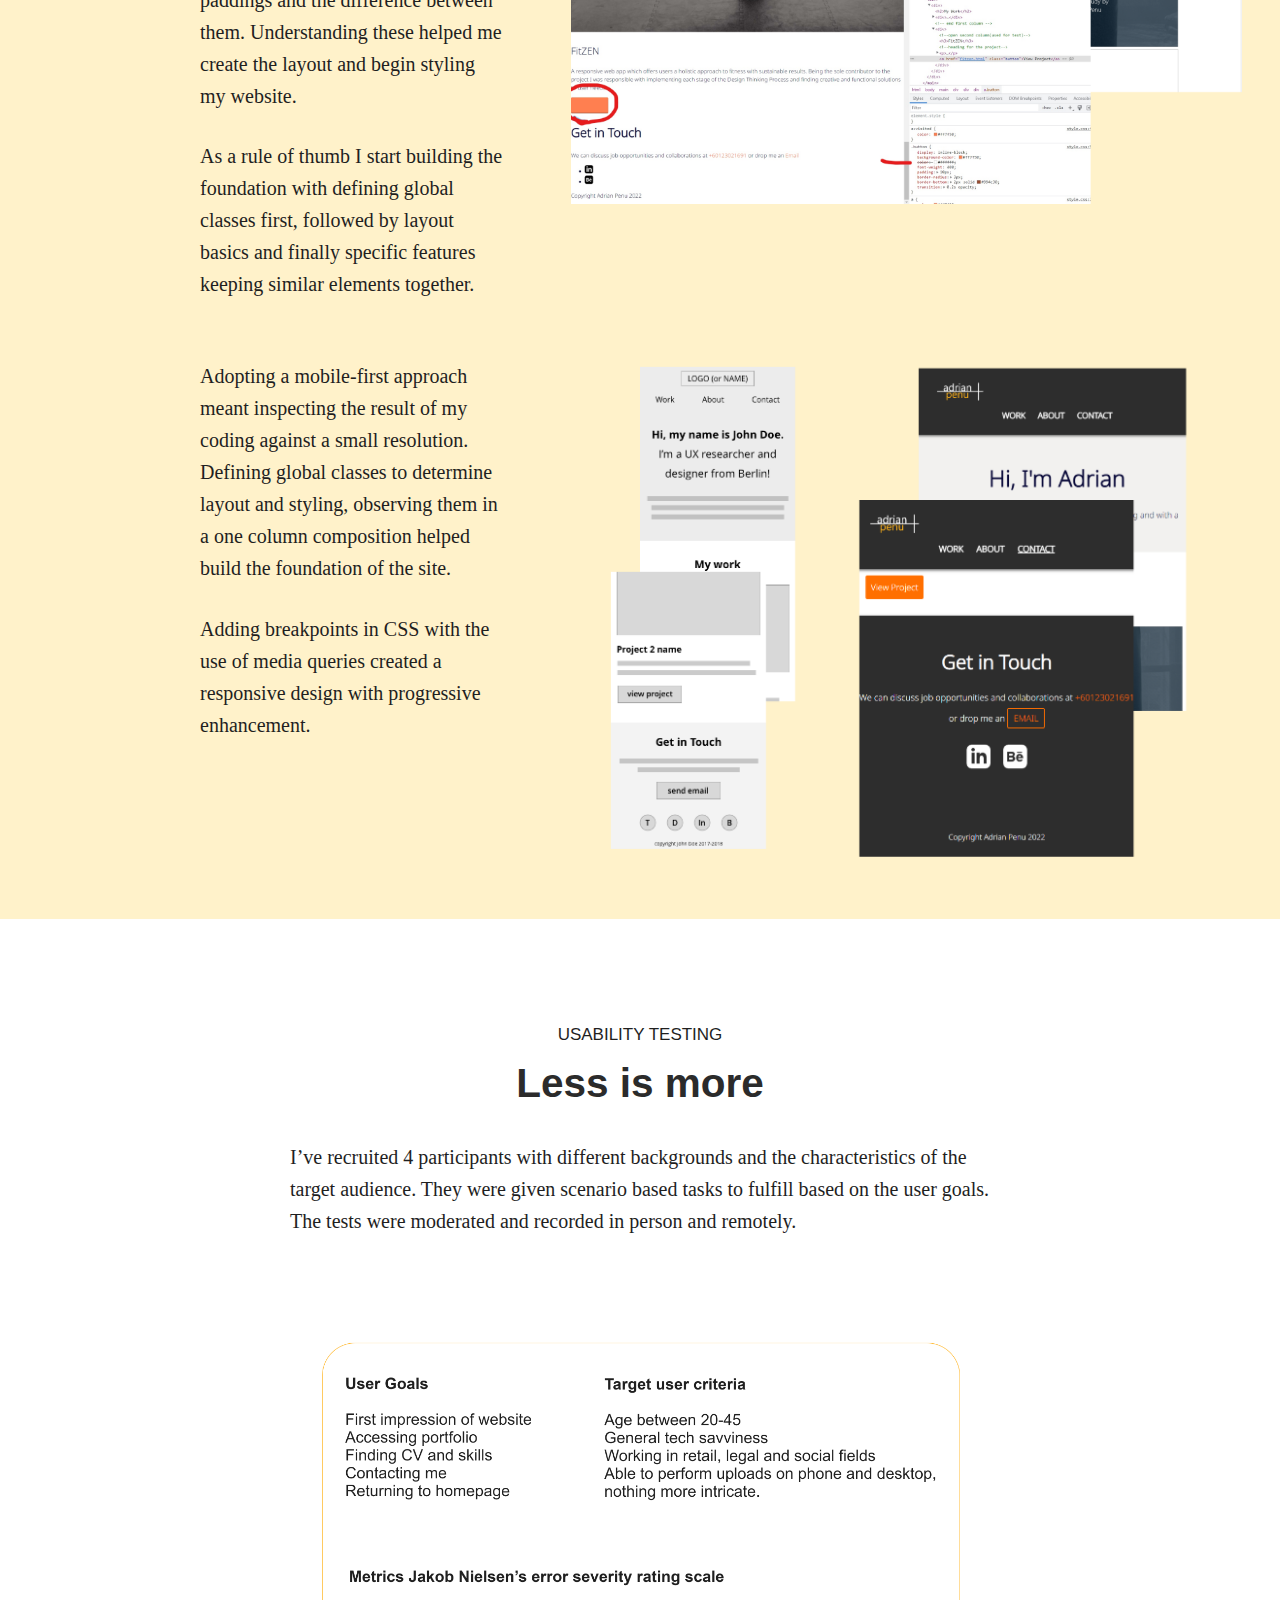
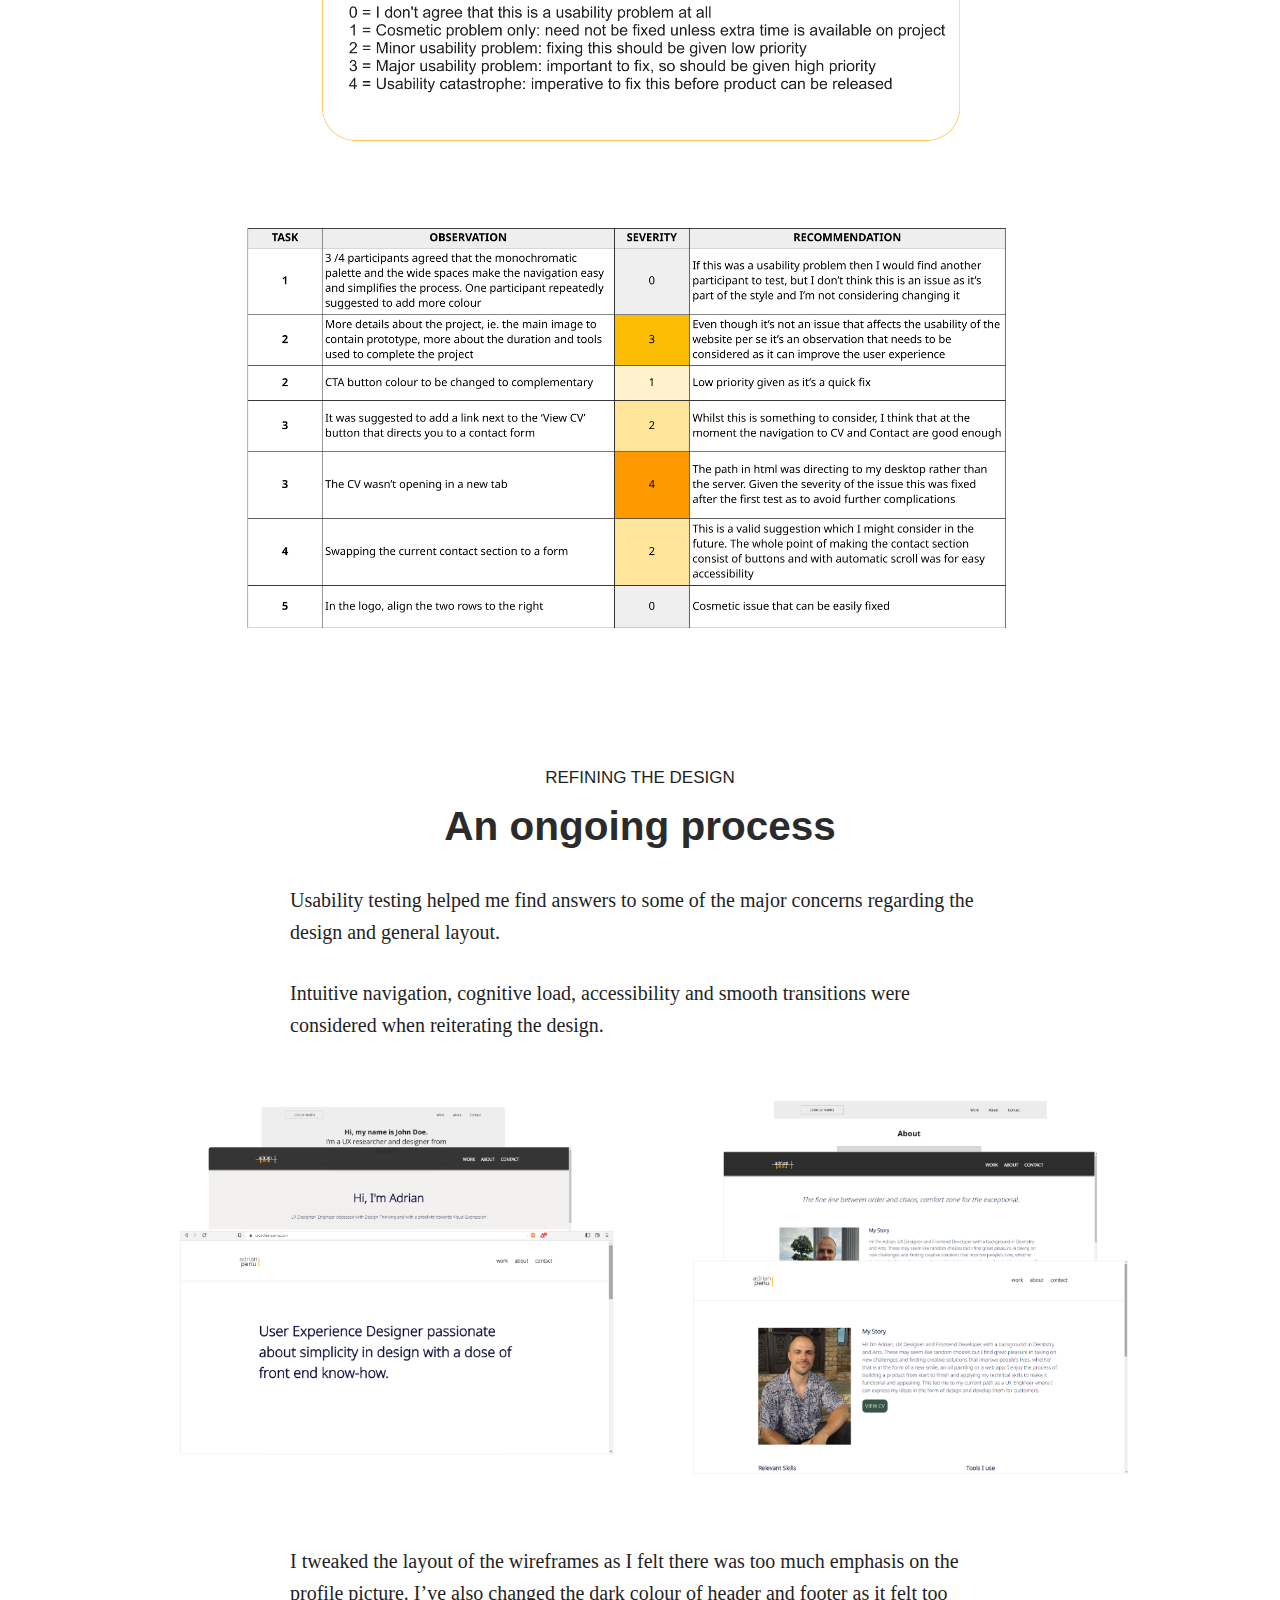
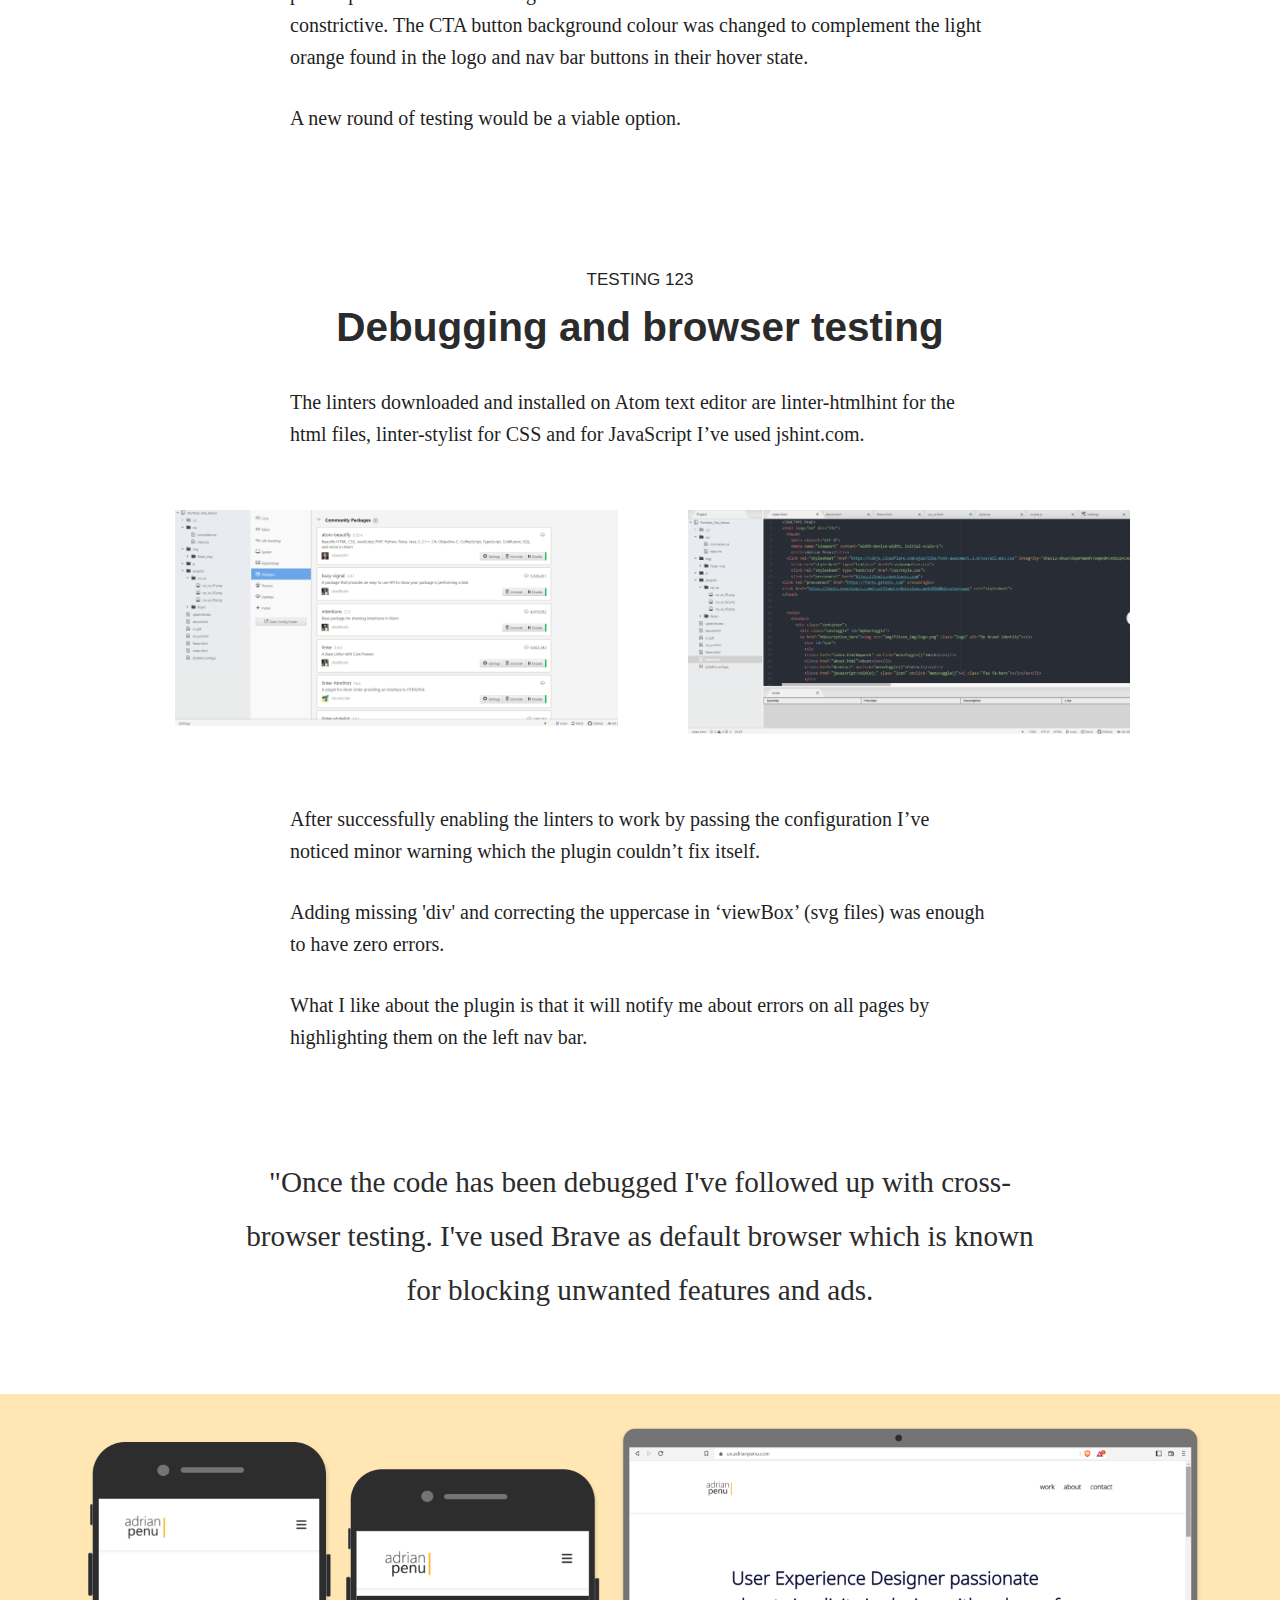
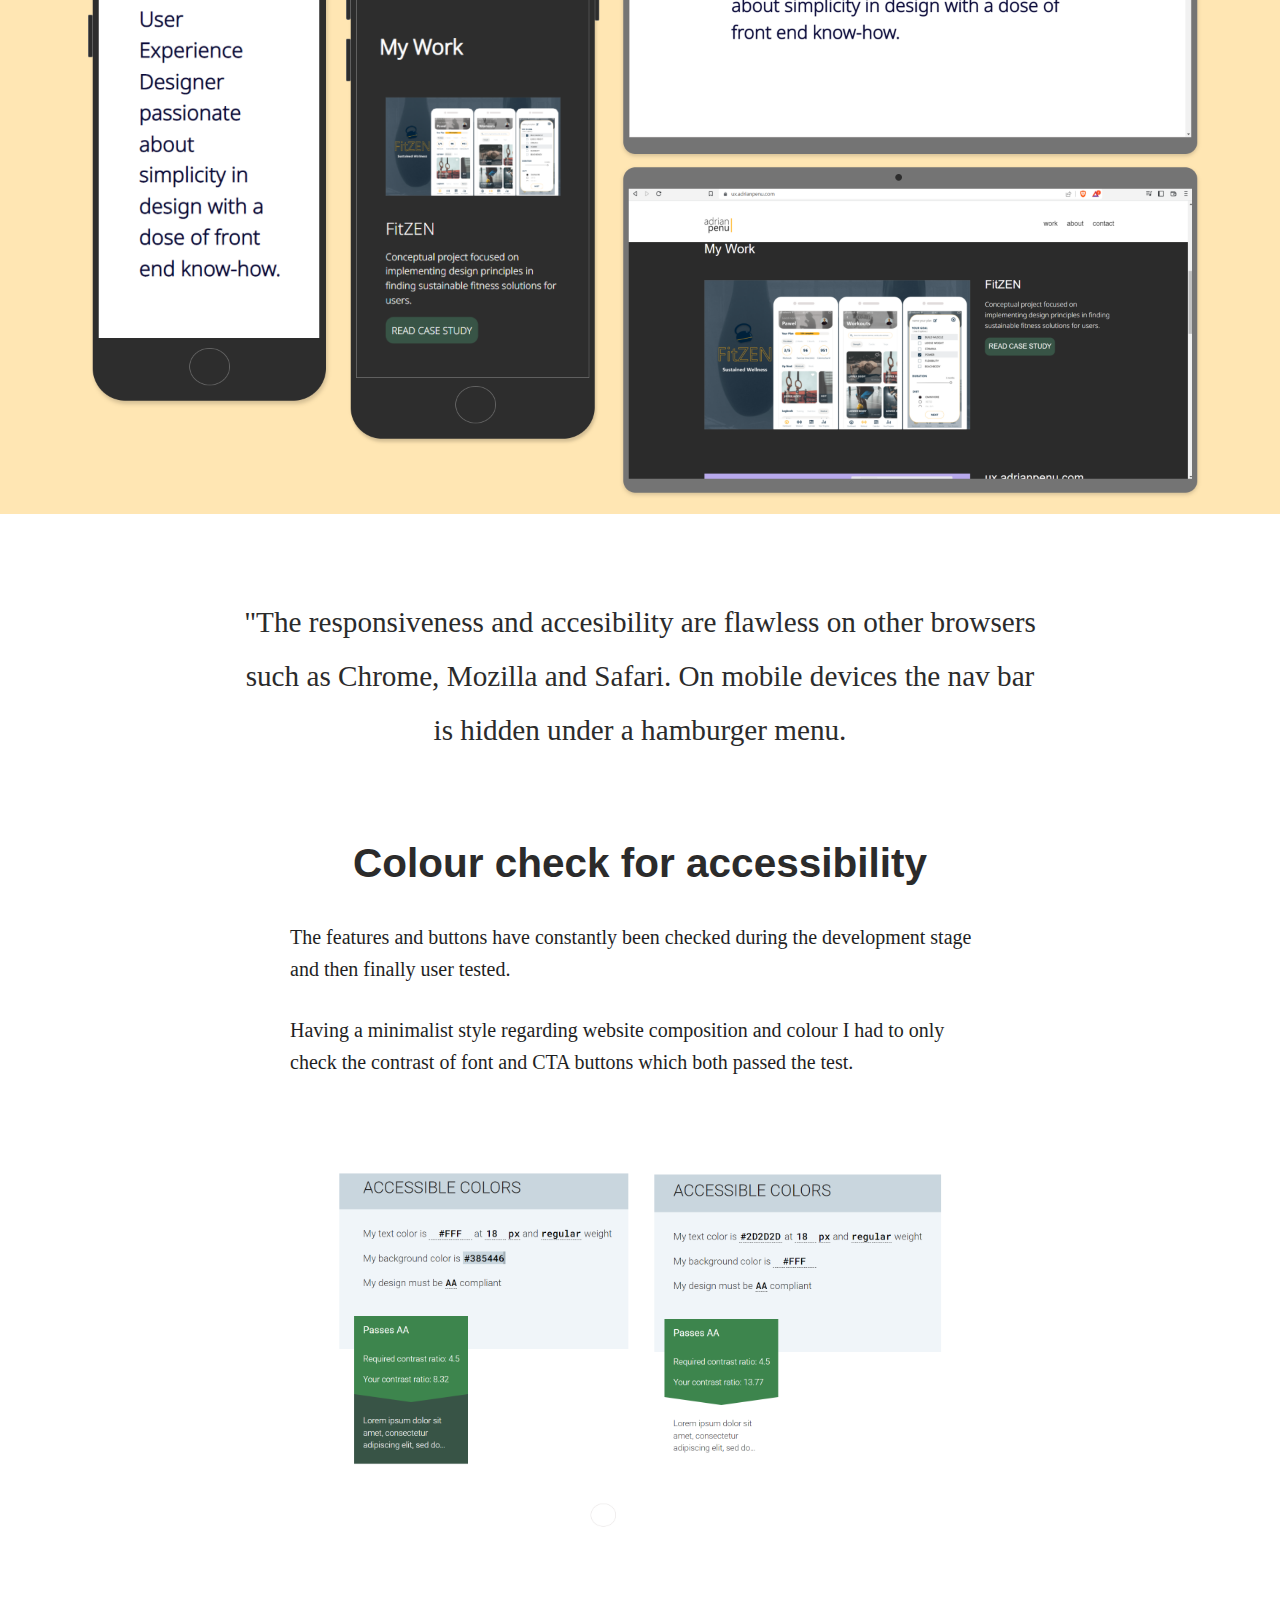
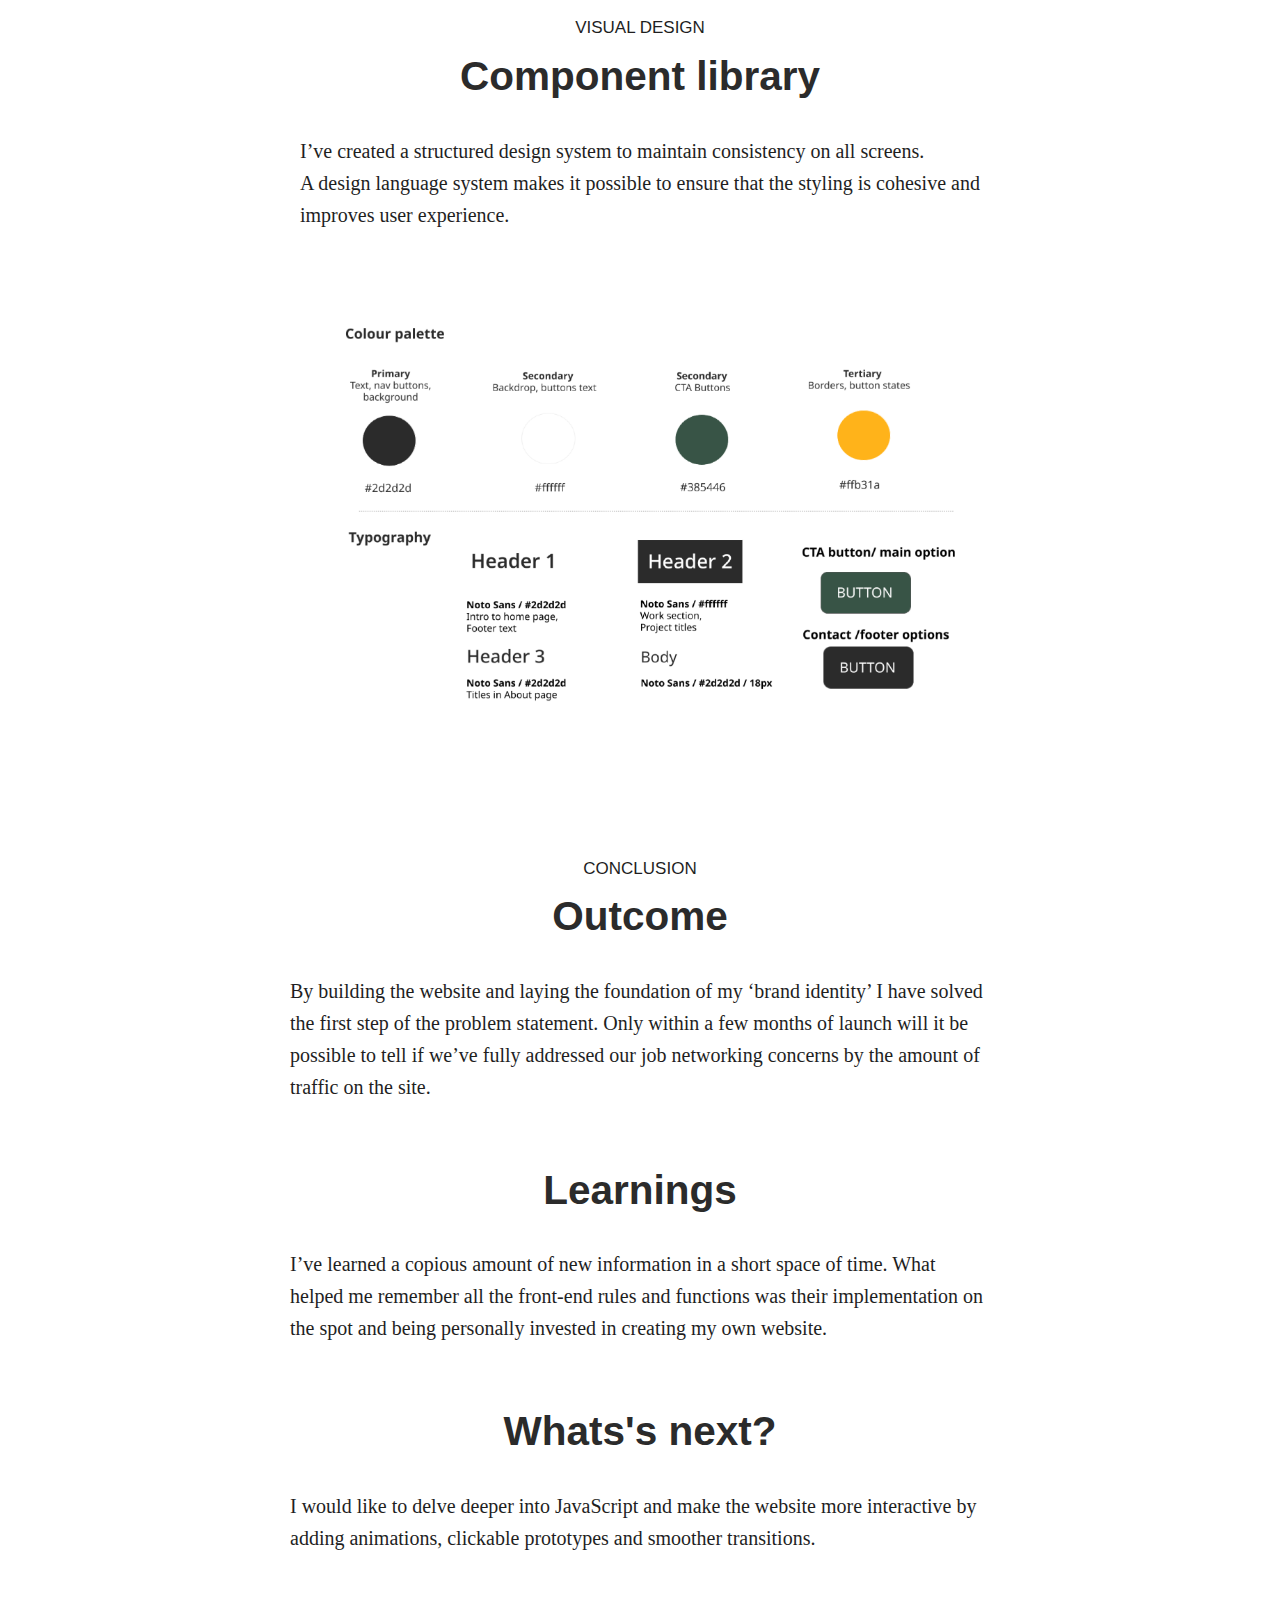
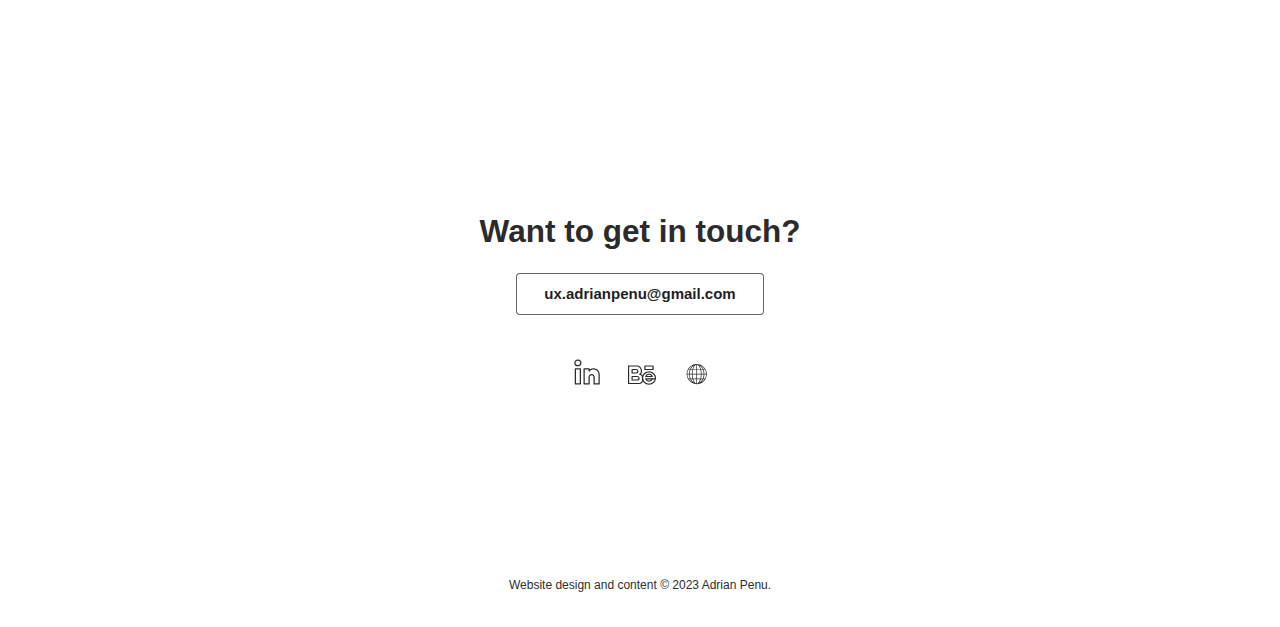
<file: portfolio_site.html>
<!DOCTYPE html>
<html lang="en" dir="ltr">

<head>
  <meta charset="utf-8">
  <meta name="viewport" content="width=device-width, initial-scale=1">
  <title>Adrian Penu</title>
  <link rel="stylesheet" href="https://cdnjs.cloudflare.com/ajax/libs/font-awesome/6.2.0/css/all.min.css" integrity="sha512-xh6O/CkQoPOWDdYTDqeRdPCVd1SpvCA9XXcUnZS2FmJNp1coAFzvtCN9BmamE+4aHK8yyUHUSCcJHgXloTyT2A==" crossorigin="anonymous"
    referrerpolicy="no-referrer">
  <link rel="stylesheet" type="text/css" href="css/normalize.css">
  <link rel="stylesheet" type="text/css" href="css/style.css">
  <link rel="preconnect" href="https://fonts.googleapis.com">
  <link rel="preconnect" href="https://fonts.gstatic.com" crossorigin>
  <link href="https://fonts.googleapis.com/css2?family=Noto+Sans:wght@300&display=swap" rel="stylesheet">
</head>


<body>
  <header>
    <div class="container">
      <div class="navtoggle" id="myNavtoggle">
        <a href="index.html"><img src="img/fitzen_img/logo.png" class="logo" alt="My brand identity"></a>
        <nav id="nav">
          <ul>
            <li><a href="index.html#mywork" onclick="menuToggle()">Work</a></li>
            <li><a href="about.html">About</a></li>
            <li><a href="#contact" onclick="menuToggle()">Contact</a></li>
            <li><a href="javascript:void(0);" class="icon" onclick="menuToggle()"><i class="fas fa-bars"></i></a></li>
          </ul>
        </nav>
      </div>
    </div>
  </header>

  <main>
    <div id="fitzen">
      <div class="container">
        <h1> Portfolio Website </h1><br />
        <h4> As part of my qualification as a UX Designer I've chosen to specialise in web development.</h4>

        <h4>This is the story of how I've applied front-end principles in building my UX portfolio site.</h4>
      </div>
      <picture>
        <source scrset="img\ux_ap_img\ux_ap_desktop.png" media="(max-width:767px)">
        <img src="img\ux_ap_img\ux_ap_desktop.png" alt="My Image">
      </picture>
      <br />
      <br />
      <br />




      <div class="flexbox-container">
        <h3>OVERVIEW</h3>
        <h2>Summary</h2>
        <div class="flexbox-item">
          <p>This project is meant to serve as proof of my competency in using tools such as html, CSS and JavaScript for creating a portfolio website.
            I’ve applied the design thinking process in order to build a page that will help me showcase my work and increase my chances of employability.
          </p>
        </div>
        <br />
        <h2>Context</h2>
        <div class="flexbox-item">
          <p>Due to the abundance of choice when it comes to hiring UX Designers the need to stand out has become crucial.
            A well built website that showcases the work and the style of the designer is a must under these circumstances.
            I set out building it without any prior knowledge on how to write code.
          </p>
        </div>
        <br />
        <h2>The Challenge</h2>
        <div class="flexbox-item">
          <p>The biggest challenge was to implement the new learnings about front end development by building a website from scratch.
          </p>
        </div>
        <br />
        <h2>Goal</h2>
        <div class="flexbox-item">
          <p>Gaining competency in front-end development and creating a website that will help me in my career.
          </p>
        </div>
        <br />
        <br />
        <br />

        <h3>RESEARCH </h3>
        <h2>Original like everyone else</h2>
        <div class="flexbox-item">
          <p>High contrast, monochromatic, clean look with wide spaces is the visual approach of most top designers at the moment and it shows the obsession with minimalism in the West.
          </p><br />
          <p>Anything ornamental or warm risks to be considered outdated or kitsch.For finding inspiration I dabbled with the idea of having a website where you can showcase not just your projects per se but also allowing visitors to catch a glimpse
            of who you are as a designer and person.
          </p>
          <br />
          <p> Achieving this through a strict and logical medium such as coding requires the developer to tap into artistic sensitivities and express them through styling and content.
          </p>
        </div>
        <br />
        <picture>
          <source scrset="img\ux_ap_img\pic_2.png" media="(max-width:767px)">
          <img src="img\ux_ap_img\pic_2.png" alt="My Image">
        </picture>
        <br />
        <br />
        <br />

        <h3>THE PROCESS</h3>
        <h2>A UX approach</h2>
        <div class="flexbox-item">
          <p>The template for building the website requires applying basic html concepts.</p><br />
          <p>The result should be two column pages with multiple rows, a ‘hero’ section on the homepage and anchored to the footer the contact section.
          </p>
        </div>

        <div class="flexbox-item">
          <picture>
            <source scrset="img\ux_ap_img\pic_1.png" media="(max-width:767px)">
            <img src="img\ux_ap_img\pic_1.png" alt="My Image">
          </picture>
        </div>
      </div>
      <br />
      <br />
      <div class="grid-container">
        <div class="flexbox-item-text">
          <p>Mistakes started appearing during CSS due to the cascading nature of value implementation.
          </p><br />
          <p>Also I’ve got to learn about margins, paddings and the difference between them. Understanding these helped me create the layout and begin styling my website.
          </p><br />
          <p>As a rule of thumb I start building the foundation with defining global classes first,
            followed by layout basics and finally specific features keeping similar elements together.
          </p>
        </div>
        <div class="flexbox-item-image">
          <picture>
            <source scrset="img\ux_ap_img\pic_3.png" media="(max-width:767px)">
            <img src="img\ux_ap_img\pic_3.png" alt="My Image">
          </picture>
        </div>
      </div>

      <div class="grid-container">
        <div class="flexbox-item-text">
          <p>Adopting a mobile-first approach meant inspecting the result of my coding against a small resolution.
            Defining global classes to determine layout and styling, observing them in a one column composition helped build the foundation of the site.
          </p><br />
          <p>Adding breakpoints in CSS with the use of media queries created a responsive design with progressive enhancement.
          </p>
          <br />
          <br />
        </div>
        <div class="flexbox-item-image">
          <picture>
            <source scrset="img\ux_ap_img\pic_6.png" media="(max-width:767px)">
            <img src="img\ux_ap_img\pic_6.png" alt="My Image">
          </picture>
        </div>
      </div>
      <br />
      <br />
      <br />

      <div class="flexbox-container">
        <h3>USABILITY TESTING</h3>
        <h2>Less is more</h2>
        <div class="flexbox-item">
          <p>I’ve recruited 4 participants with different backgrounds and the characteristics of the target audience.
            They were given scenario based tasks to fulfill based on the user goals. The tests were moderated and recorded in person and remotely.
          </p>
        </div>
        <div class="flexbox-item">
          <picture>
            <source scrset="img\ux_ap_img\pic_7.png" media="(max-width:767px)">
            <img src="img\ux_ap_img\pic_7.png" alt="My Image">
          </picture>
        </div>

        <picture>
          <source scrset="img\ux_ap_img\pic_8.png" media="(max-width:767px)">
          <img src="img\ux_ap_img\pic_8.png" alt="My Image">
        </picture>
        <br />
        <br />
        <br />

        <h3>REFINING THE DESIGN</h3>
        <h2>An ongoing process</h2>
        <div class="flexbox-item">
          <p>Usability testing helped me find answers to some of the major concerns regarding the design and general layout.
          </p><br />
          <p>Intuitive navigation, cognitive load, accessibility and smooth transitions were considered when reiterating the design.
          </p>

        </div>
      </div>
      <div class="grid-container2">
        <div class="flexbox-item">
          <picture>
            <source scrset="img\ux_ap_img\pic_9.png" media="(max-width:767px)">
            <img src="img\ux_ap_img\pic_9.png" alt="My Image">
          </picture>
        </div>
        <div class="flexbox-item">
          <picture>
            <source scrset="img\ux_ap_img\pic_10.png" media="(max-width:767px)">
            <img src="img\ux_ap_img\pic_10.png" alt="My Image">
          </picture>
        </div>
      </div>

      <div class="flexbox-container">
        <div class="flexbox-item">
          <p>I tweaked the layout of the wireframes as I felt there was too much emphasis on the profile picture. I’ve also changed the dark colour of header and footer as it felt too constrictive.
            The CTA button background colour was changed to complement the light orange found in the logo and nav bar buttons in their hover state.
          </p><br />
          <p>A new round of testing would be a viable option.
          </p>
        </div>
        <br />
        <br />
        <br />


        <h3>TESTING 123</h3>
        <h2>Debugging and browser testing</h2>
        <div class="flexbox-item">
          <p>The linters downloaded and installed on Atom text editor are linter-htmlhint for the html files, linter-stylist for CSS and for JavaScript I’ve used jshint.com.
          </p>
        </div>
      </div>
      <div class="grid-container2">
        <div class="flexbox-item">
          <picture>
            <source scrset="img\ux_ap_img\pic_11.png" media="(max-width:767px)">
            <img src="img\ux_ap_img\pic_11.png" alt="My Image">
          </picture>
        </div>
        <div class="flexbox-item">
          <picture>
            <source scrset="img\ux_ap_img\pic_12.png" media="(max-width:767px)">
            <img src="img\ux_ap_img\pic_12.png" alt="My Image">
          </picture>
        </div>
      </div>
      <div class="flexbox-container">
        <div class="flexbox-item">
          <p>After successfully enabling the linters to work by passing the configuration I’ve noticed minor warning which the plugin couldn’t fix itself.
          </p><br />
          <p>Adding missing 'div' and correcting the uppercase in ‘viewBox’ (svg files) was enough to have zero errors.
          </p><br />
          <p>What I like about the plugin is that it will notify me about errors on all pages by highlighting them on the left nav bar.
          </p>
        </div>
      </div>
      <blockquote class="pullquote">"Once the code has been debugged I've followed up with cross-browser testing. I've used Brave as default browser which is known for blocking unwanted features and ads.
      </blockquote>
      <br />
      <br />
      <picture>
        <source scrset="img\ux_ap_img\pic_13.png" media="(max-width:767px)">
        <img src="img\ux_ap_img\pic_13.png" alt="My Image">
      </picture>
      <br />

      <blockquote class="pullquote">"The responsiveness and accesibility are flawless on other browsers such as Chrome, Mozilla and Safari. On mobile devices the nav bar is hidden under a hamburger menu.
      </blockquote>
      <br />
      <br />
      <div class="flexbox-container">
        <h2>Colour check for accessibility</h2>
        <div class="flexbox-item">
          <p>The features and buttons have constantly been checked during the development stage and then finally user tested.
          </p><br />
          <p>Having a minimalist style regarding website composition and colour I had to only check the contrast of font and CTA buttons which both passed the test.
          </p>
        </div>
        <div class="flexbox-item">
          <picture>
            <source scrset="img\ux_ap_img\pic_14.png" media="(max-width:767px)">
            <img src="img\ux_ap_img\pic_14.png" alt="My Image">
          </picture>
        </div>
        <br />

        <h3>VISUAL DESIGN</h3>
        <h2>Component library</h2>
        <div class="flexbox-item-text">
          <p>I’ve created a structured design system to maintain consistency on all screens.
          </p>
          <p>A design language system makes it possible to ensure that the styling is cohesive and improves user experience.
          </p>
        </div>
        <div class="flexbox-item-image">
          <picture>
            <source scrset="img\ux_ap_img\pic_15.png" media="(max-width:767px)">
            <img src="img\ux_ap_img\pic_15.png" alt="My Image">
          </picture>
        </div>
      </div>
      <br />
      <br />

      <div class="flexbox-container">
        <h3>CONCLUSION</h3>
        <h2>Outcome</h2>
        <div class="flexbox-item">
          <p>By building the website and laying the foundation of my ‘brand identity’ I have solved the first step of the problem statement.
            Only within a few months of launch will it be possible to tell if we’ve fully addressed our job networking concerns by the amount of traffic on the site.
          </p>
        </div>
        <br />

        <h2>Learnings</h2>
        <div class="flexbox-item">
          <p>I’ve learned a copious amount of new information in a short space of time.
            What helped me remember all the front-end rules and functions was their implementation on the spot and being personally invested in creating my own website.
          </p>
        </div>
        <br />

        <h2>Whats's next?</h2>
        <div class="flexbox-item">
          <p>I would like to delve deeper into JavaScript and make the website more interactive by adding animations, clickable prototypes and smoother transitions.
          </p>
        </div>
        <br />


      </div>
    </div>

  </main>




  <footer>
    <div id="contact">
      <div class="container">
        
        <h2>Want to get in touch?</h2>
        <a href="mailto:ux.adrianpenu@gmail.com" class="button email">ux.adrianpenu@gmail.com</a>
        <div>
         <ul>
            <li><a href="https://www.linkedin.com/in/adrian-penu-0b37571b/" target="blank">
                 <svg xmlns="http://www.w3.org/2000/svg" width="30" height="34"enable-background="new 0 0 24 24" viewBox="0 0 24 24" id="linkedin"><path d="M7.5006104,9C7.5003662,9,7.5001831,9,7.5,9h-4C3.223999,8.9998169,3.0001831,9.2234497,3,9.4993896C3,9.4996338,3,9.4998169,3,9.5v12c-0.0001831,0.276001,0.2234497,0.4998169,0.4993896,0.5C3.4996338,22,3.4998169,22,3.5,22h4c0.276001,0.0001831,0.4998169-0.2234497,0.5-0.4994507C8,21.5003662,8,21.5001831,8,21.5v-12C8.0001831,9.223999,7.7765503,9.0001831,7.5006104,9z M7,21H4V10h3V21z M18,9c-1.0848389,0.000061-2.1393433,0.3580933-3,1.0185547V9.5c0.0001831-0.276001-0.2234497-0.4998169-0.4993896-0.5C14.5003662,9,14.5001831,9,14.5,9h-4c-0.276001-0.0001831-0.4998169,0.2234497-0.5,0.4993896C10,9.4996338,10,9.4998169,10,9.5v12c-0.0001831,0.276001,0.2234497,0.4998169,0.4994507,0.5c0.0001831,0,0.0003662,0,0.0005493,0h4c0.276001,0.0001831,0.4998169-0.2234497,0.5-0.4994507c0-0.0001831,0-0.0003662,0-0.0005493V16c0-0.8284302,0.6715698-1.5,1.5-1.5S18,15.1715698,18,16v5.5c-0.0001831,0.276001,0.2234497,0.4998169,0.4994507,0.5c0.0001831,0,0.0003662,0,0.0005493,0h4c0.276001,0.0001831,0.4998169-0.2234497,0.5-0.4994507c0-0.0001831,0-0.0003662,0-0.0005493V14C22.9967651,11.2399292,20.7600708,9.0032349,18,9z M22,21h-3v-5c0-1.3807373-1.1192627-2.5-2.5-2.5S14,14.6192627,14,16v5h-3V10h3v1.203125c0,0.2124634,0.1343994,0.4016724,0.335022,0.4716797c0.2001343,0.0721436,0.4240112,0.0079956,0.5556641-0.1591797c1.3625488-1.7268066,3.8669434-2.0220337,5.59375-0.6594238C21.4462891,11.6152344,22.0053101,12.7747192,22,14V21z M5.867981,2.0018311C5.7503662,1.9935913,5.6323242,1.992981,5.5146484,2C4.0053711,1.8969116,2.6983032,3.0368652,2.5952148,4.5461426c-0.0041504,0.06073-0.0062256,0.121521-0.0063477,0.182373c-0.0130005,1.49646,1.1895752,2.7200928,2.6860352,2.7330933c0.0610962,0.0005493,0.1221313-0.0010376,0.1831055-0.0046387h0.0283203c1.5064087,0.1054077,2.8129883-1.0303345,2.918396-2.5367432S7.3743896,2.1072388,5.867981,2.0018311z M5.8334351,6.4598389C5.7179565,6.470459,5.6016235,6.4695435,5.4863281,6.4569702H5.4580078C4.5018921,6.5304565,3.6672974,5.8150024,3.593811,4.8588867C3.5203247,3.902832,4.2357788,3.0681763,5.1918945,2.9946899C5.2994385,2.9864502,5.4074707,2.9882202,5.5146484,3C6.4700317,2.9119873,7.315918,3.6151123,7.4039917,4.5704956C7.4920044,5.5259399,6.7888794,6.3718262,5.8334351,6.4598389z"></path></svg>
            
              </a>
            </li>
            <li><a href="https://www.behance.net/adrianpenu" target="blank">
              <svg xmlns="http://www.w3.org/2000/svg" viewBox="0 0 24 24" width="32" height="28" id="behance"><path d="M9.5 19.752h-9a.5.5 0 0 1-.5-.5v-15a.5.5 0 0 1 .147-.354c.094-.095.186-.118.355-.146-.001 0 3.494.013 6.996 0h.017c1.188 0 2.31.465 3.157 1.31A4.475 4.475 0 0 1 12 8.252c0 1.366-.244 2.175-.938 2.833 1.94.882 1.938 2.62 1.938 4.051v1.115c0 1.93-1.57 3.501-3.5 3.501zm-8.5-1h8.5c1.379 0 2.5-1.122 2.5-2.5v-1.116c.002-1.609.003-2.881-2.118-3.398a.5.5 0 0 1-.14-.914C10.686 10.255 11 9.803 11 8.252c0-.937-.367-1.818-1.033-2.482a3.453 3.453 0 0 0-2.452-1.018h-.013c-2.708.01-5.412.005-6.502.001v13.999z"></path><path d="M7 10.752H3.5a.5.5 0 0 1-.5-.5v-3a.5.5 0 0 1 .5-.5H7c1.103 0 2 .897 2 2s-.897 2-2 2zm-3-1h3a1.001 1.001 0 0 0 0-2H4v2zM8 16.752H3.5a.5.5 0 0 1-.5-.5v-3a.5.5 0 0 1 .5-.5H8c1.103 0 2 .897 2 2s-.897 2-2 2zm-4-1h4a1.001 1.001 0 0 0 0-2H4v2zM18 20.252c-3.309 0-6-2.58-6-5.75s2.691-5.75 6-5.75 6 2.58 6 5.75-2.691 5.75-6 5.75zm0-10.5c-2.757 0-5 2.131-5 4.75s2.243 4.75 5 4.75 5-2.131 5-4.75-2.243-4.75-5-4.75zM21.5 7.752h-7a.5.5 0 0 1-.5-.5v-3a.5.5 0 0 1 .5-.5h7a.5.5 0 0 1 .5.5v3a.5.5 0 0 1-.5.5zm-6.5-1h6v-2h-6v2z"></path><path d="M20.816 13.752h-5.633a.501.501 0 0 1-.471-.667 3.5 3.5 0 0 1 3.287-2.333 3.5 3.5 0 0 1 3.287 2.333.498.498 0 0 1-.47.667zm-4.803-1h3.975c-.463-.617-1.195-1-1.987-1s-1.525.382-1.988 1zM18 17.752a3.5 3.5 0 0 1-3.287-2.333.498.498 0 0 1 .471-.667h5.633a.501.501 0 0 1 .471.667A3.503 3.503 0 0 1 18 17.752zm-1.987-2c.463.617 1.195 1 1.987 1s1.524-.383 1.987-1h-3.974z"></path><path d="M23 15.752h-2.184a.5.5 0 0 1 0-1H23a.5.5 0 0 1 0 1z"></path></svg>
              </a>
            </li>
            
            <li><a href="https://www.adrianpenu.com/" target="blank">
              <svg xmlns="http://www.w3.org/2000/svg" viewBox="0 0 60 75" width="26" height="26" id="website"><path d="M57.334 46.09a28.91 28.91 0 0 0 0-28.18.971.971 0 0 0-.406-.706 29 29 0 1 0 0 29.592.971.971 0 0 0 .406-.706ZM15.38 47h4.579A27.377 27.377 0 0 0 25.1 57.342 22.448 22.448 0 0 1 15.38 47ZM5.025 33h4.994a36.32 36.32 0 0 0 2.324 12h-4a26.807 26.807 0 0 1-3.318-12Zm3.32-14h4a36.32 36.32 0 0 0-2.324 12H5.025a26.807 26.807 0 0 1 3.32-12Zm40.275-2h-4.579A27.377 27.377 0 0 0 38.9 6.658 22.448 22.448 0 0 1 48.62 17Zm10.355 14h-4.994a36.32 36.32 0 0 0-2.324-12h4a26.807 26.807 0 0 1 3.318 12Zm-6.994 0h-5.993a56.232 56.232 0 0 0-1.427-12h4.961a34.255 34.255 0 0 1 2.459 12ZM31 19v12H20.012a53.521 53.521 0 0 1 1.526-12Zm-8.91-2c2-6.586 5.252-11.177 8.91-11.894V17ZM31 33v12h-9.462a53.521 53.521 0 0 1-1.526-12Zm0 14v11.894c-3.658-.717-6.909-5.308-8.91-11.894Zm2-2V33h10.988a53.521 53.521 0 0 1-1.526 12Zm8.91 2c-2 6.586-5.253 11.177-8.91 11.894V47ZM33 31V19h9.462a53.521 53.521 0 0 1 1.526 12Zm0-14V5.106c3.657.717 6.908 5.308 8.91 11.894ZM25.1 6.658A27.377 27.377 0 0 0 19.959 17H15.38A22.448 22.448 0 0 1 25.1 6.658ZM19.438 19a56.234 56.234 0 0 0-1.426 12h-5.993a34.255 34.255 0 0 1 2.458-12Zm-7.419 14h5.993a56.234 56.234 0 0 0 1.426 12h-4.961a34.255 34.255 0 0 1-2.458-12ZM38.9 57.342A27.377 27.377 0 0 0 44.041 47h4.579a22.448 22.448 0 0 1-9.72 10.342ZM44.561 45a56.232 56.232 0 0 0 1.427-12h5.993a34.255 34.255 0 0 1-2.459 12Zm9.42-12h4.994a26.807 26.807 0 0 1-3.32 12h-4a36.32 36.32 0 0 0 2.326-12Zm.456-16h-3.615a27.44 27.44 0 0 0-6.5-9.012A27.187 27.187 0 0 1 54.437 17Zm-34.76-9.012A27.452 27.452 0 0 0 13.178 17H9.563a27.184 27.184 0 0 1 10.114-9.012ZM9.563 47h3.615a27.452 27.452 0 0 0 6.5 9.012A27.184 27.184 0 0 1 9.563 47Zm34.759 9.012a27.44 27.44 0 0 0 6.5-9.012h3.615a27.187 27.187 0 0 1-10.115 9.012Z"></path></svg>
              </a>
            </li>
          </ul>
        </div>
      </div>

      <p class="copyright">Website design and content © 2023 Adrian Penu.</p>

    </div>
  </footer>
  <script src="https://code.jquery.com/jquery-3.6.1.min.js" integrity="sha256-o88AwQnZB+VDvE9tvIXrMQaPlFFSUTR+nldQm1LuPXQ=" crossorigin="anonymous">
  </script>
  <script src="js/scripts.js"></script>
</body>

</html>
</file>
<file: css/style.css>
html {
  scroll-behavior: smooth;
}

* {
  box-sizing: border-box;
}

body {
  background-color: #fff;
  font-family: BebasNeueRegular, Helvetica Neue, arial, sans-;
  font-size: 16px;
  font-weight: 300;
  line-height: 1.6;
  color: #1f1f1f;
  margin: 0;
}

/* colours used:
primary colour (white): #FFFFFF
secondary colour (navy blue): #090939
secondary colour (grey): #595959
tertiatry colour (beije): #7E7269 */
h1,
h2,
h3,
h4 {
  line-height: 1.4;
}

h1 {
  font-family: BebasNeueRegular, Helvetica Neue, arial, sans-serif;
  font-size: 2rem;
  font-weight: normal;
  line-height: 2.75rem;
}

h2 {
  font-weight: 1.5rem;
  color: #2b2b2b;
}

h3 {
  font-size: 1.75em;
  font-weight: 500;
}

h4 {
  font-size: 1em;
  font-weight:lighter;
  margin-top: 10px;
  padding: 0;
  text-align: center;
}

img {
  width: 100%;
}

a {
  color: #2b2b2b;
  font-weight: bold;
  text-decoration: none;

  /* no underlying */
}

a:hover {
  opacity: 0.8;
  text-decoration: none;

  /* underlying when hovering over a link */
}

a:active {
  /* selected link */
  color: #994c30;
}

a:focus {
  color: #ffb31a;
  text-decoration: underline;
}

.button {
  display: inline-block;
  background-color: #2b2b2b;
  text-transform: capitalize;
  color: #fbfbfb;
  font-size:15px;
  font-weight: 540;
  padding: 5px 27px;
  margin: 7px 0 0 2px;
  border: 0.6px solid rgb(253, 253, 253);
  border-radius: 4px;
}
.button-cv {
  display: flex;
  flex-direction: row;
  justify-content: center;
  align-items: center;
  padding: 8px 27px;
  gap: 10px;
  width: 166px;
  height: 39px;
  left: 20px;
  top: 69px;
  background-color: #fff;
  text-transform: capitalize;
  color: #1f1f1f;
  font-size:15px;
  font-weight:600;
  padding: 0;
  margin:44px 0 0;
  border: 0.6px solid rgba(34, 34, 34, 0.7);
  border-radius: 4px;
}

.button:hover {
  opacity: 0.8;
  text-decoration: none;
  color: #ffbfbfb;
}

.button:active {
  color: #6ea3af;
}

.button.email {
  background-color: #fff;
  color: #1f1f1f;
  font-weight: 700;
  padding: 8px 27px;
  margin: 10px 0 0;
  text-transform: lowercase;
  border: 0.6px solid rgba(34, 34, 34, 0.7);
  border-radius: 4px;
}

.button.email:hover {
  opacity: 0.8;
  text-decoration: none;
}

header {
  background-color: #fff;
  padding:0;
  margin: 0;
  width: 100%;
  top: 0;
  position: fixed;
  
}

/* Layout styling */
.container {
  padding: 0 30px;
}

.container h4 {
  font-family: Noto Sans, sans-serif;
  font-size: 1.5em;
  font-weight: 400;
}

.flexbox-container {
  padding: 0 30px;
}

.grid-container {
  padding: 10px 30px;
  background-color: #fff2ca;
}

.grid-container2 {
  padding: 10px 30px;
  
}

.grid-container3 {
  padding: 10px 50px;
  background-color: #fafafa;
}

.grid-container-white {
  padding: 0 30px;
  background-color: #fff;
}

.grid-container-proto {
  background-color: #fff;
  padding: 0 30px;
}

.grid-container-121 {
  background-color: #2b2b2b;
  padding: 0 30px 10px;
}

.flexbox-item h2 {
  font-family: BebasNeueRegular, Helvetica Neue, arial, sans-serif;
}

.flexbox-item5 {
  font-family: Noto Sans, sans-serif;
  color: #fff;
  padding: 10px 20px 0;
  margin-top: 10px;
}

.flexbox-item8 {
  background-color: #fafafa;
  width: 100%;
}

.flexbox-item8 p {
  padding: 15px 350px 50px;
}

.flexbox-item8 h2 {
  margin: 0;
  padding: 50px 0 0 350px;
}

.flexbox-item9 {
  max-width: 1000px;
  padding: 40px 40px 40px 0;
}

.flexbox-item10 {
  margin: 25px 0 0;
}

#contact {
  display: inline-block;
  text-align: center;
  padding-bottom: 10px;
  text-decoration: none;
  width: 100%;
  color: #2d2d2d;
}

#contact h2 {
  font-size: 31.5px;
  font-weight: 600;
  margin-bottom: 10px;
}

#contact p {
  margin-top: 10px;
}

#contact .container {
  padding: 180px 10px 80px;
}

footer {
  background-color: #fff;
  color: #090939;
  text-align: center;
  padding: 70px 0 10px;
  margin: 0;
  width: 100%;
  box-shadow: 5px 2px 0 0 rgba(50, 50, 50, 0.1);
}

footer h2 {
  font-weight: 500;
}

footer ul {
  display: block;
  text-align: center;
  padding: 0;
  list-style-type: none;
  margin-top: 40px;
}

footer ul li {
  display: inline-block;
}

footer ul li a {
  padding: 0 10px;
}

#contact .container {
  padding: 100px 10px 150px;
}

#contact img {
  height: 100px;
  width: 100px;
  padding: 0;
  margin: 0 50px;
}

.copyright {
  font-size: 12px;
}
.chart{
  padding:30px;
}
.whitescr{
  background-color: #F4F6F7;
  display: flex;
    flex-direction: column;
    justify-content: center;
    align-items: center;
    margin: 0 20px;
    padding: 0;
    margin: 0;

}
#fitzen .diagram p{
  text-align: center;
  font-size: 17px;
  font-style:italic;
  padding: 0 10px;
}

video {
  
    height: 100%;
    width: 100%;
  
}
nav > ul {
  list-style-type: none;
  padding: 0 10px;
  margin: 0;
}

nav > ul > li {
  padding: 0 10px;
}

nav > ul > li > a {
  padding: 0;
  text-transform: lowercase;
  font-weight: 500;
  color: #2b2b2b;
}

#work h3 {
  font-family: Noto Sans, sans-serif;
  margin: 0 0 10px;
  font-weight: 300;
}

#hero {
  background-color: #fff;
  color: #2d2d2d;
  padding: 150px 40px 70px;
  display: inline-block;
  width: 100%;
}

#hero p {
  font-size: 2.15em;
  font-weight: 500;
  color: #2b2b2b;
  margin: 0;
  display: inline-block;
}

#about {
  margin-top: 0;
  padding-bottom: 50px;
  padding-top: 133px;
  display: inline-block;
  width: 100%;
}

#hero-story ul {
  padding-left: 20px;
}

#hero-story h2 {
  font-weight: 300;
  font-size: 1.5em;
  line-height: 1.3em;
  margin-top: 0;
}

#hero-story h3 {
  font-size: 21px;
  font-weight: bold;
  margin-top: 20px;
}

#hero-story .row {
  padding: 20px 42px 50px;
}

#hero-story .container {
  margin-top: 140px;
}

#fitzen {
  font-family: CallunaLghtRegular, Georgia, serif;
  margin: 0;
  padding: 100px 0 0;
  display: inline-block;
  width: 100%;
}

#fitzen .container {
  text-align: center;
  margin: 0;
  background-color: #2b2b2b;
  color: #fff;
  padding: 50px;
  max-width: 100%;
}

#work {
  background-color: #2b2b2b;
  color: #fff;
  padding-bottom: 10px;
}

#work p {
  font-family: Noto Sans, sans-serif;
}

nav > ul > li > a:hover {
  color: #ffb31a;
  text-decoration: none;
}

nav > ul > li > a:focus {
  color: #ffb31a;
  text-decoration: underline;
}

.logo {
  max-width: 100px;
  float: left;
  padding: 10px;
  margin: 5px 10px 0 0;
}

footer svg {
  fill: #2b2b2b;
}

footer svg:hover {
  opacity: 1;
  transition-duration: 0.1s;
  transition-timing-function: ease-in;
}

.col-md-6.col-lg-4 {
  padding-bottom: 50px;
}

nav > ul {
  list-style-type: none;
  padding: 0;
}

.navtoggle li:not(:last-child) {
  display: none;
}

.navtoggle,
.navtoggle.responsive {
  position: relative;
}

.navtoggle li .icon {
  position: absolute;
  right: 0;
  top: 2px;
  font-size: 20px;
  margin-top: 20px;
}

.navtoggle.responsive li {
  display: block;
}

.navtoggle.responsive nav {
  padding: 70px 0 0;
}

.navtoggle.responsive li {
  display: block;
  padding: 12px 0;
  text-align: center;
}

.navtoggle.responsive li:last-child {
  padding: 0 0 10px;
}

#nav > ul {
  list-style-type: none;
  padding: 0;
}

.strikethrough {
  text-decoration: line-through;
}

blockquote.pullquote {
  text-align: center;
  color: #2b2b2b;
  font-family: CallunaRegular, Georgia, serif;
  font-size: 1.75rem;
  margin-top: 2.5rem;
  margin-bottom: 1.25rem;
  margin-left: 10px;
  margin-right: 10px;
  line-height: 3rem;
}


#hero .flexbox-item:nth-child(2) {
  display: none;
}

.more_about_me {
  padding: 20px 60px 60px 0;
}

u {
  font-weight: 900;
}

.micro {
  font-style: italic;
  text-align: center;
  color: #acb5c3;
}

#hero .pullquote {
  margin-bottom: 0;
}

#hero h4 {
  text-align: center;
  padding: 0;
  font-size: 18px;
  font-weight: 500;
}

@media only screen and (min-width: 641px) {
  #hero .container {
    margin: 60px 30px;
    padding: 0 40px;
  }

  #hero-story .container {
    margin-top: 180px;
  }

  #text.container {
    margin: 0;
  }

  .flexbox-container {
    display: flex;
    flex-direction: column;
    justify-content: center;
    align-items: center;
    margin: 0 20px;
    padding: 0;
  }

  #work h2 {
    font-family: Noto Sans, sans-serif;
    padding: 60px 0 0 50px;
    font-size: 35px;
    font-weight: 300;
    color: #fff;
    margin: 0;
  }

  #work {
    padding-bottom: 70px;
  }

  .flexbox-container h2 {
    font-family: BebasNeueRegular, Helvetica Neue, arial, sans-serif;
    margin: 0;
    font-size: 2.25em;
    font-weight: 900;
  }

  .flexbox-item-text {
    margin: 10px 0 30px;
    padding: 0 0 0 10px;
  }

  .flexbox-item-image {
    margin: 30px 10px;
    padding: 0 8px;
  }

  .flexbox-item1 h4 {
    padding: 0 100px;
  }

  .flexbox-item2 h4 {
    padding: 0 100px;
  }

  .flexbox-item4 h4 {
    padding: 0 100px;
  }

  .grid-container2 {
    grid-template-columns: 1fr 1fr;
    display: grid;
    grid-gap: 10px;
    align-items: start;
    
    margin: 0 10px;
    padding: 0 0 0 10px;
  }

  .grid-container-white {
    grid-template-columns: 1.1fr 1fr;
    display: grid;
    grid-gap: 10px;
    align-items: start;
    background-color: #fff;
    margin: 0 10px;
    padding: 0 0 0 10px;
  }

  .grid-container-txtimg {
    display: grid;
    grid-template-columns: 1fr 2fr;
    grid-row-gap: 40px;
    align-items: start;
    margin: 0 10px 0 100px;
    padding: 0;
  }

  .flexbox-item {
    margin: 30px;
    color: #1f1f1f;
    max-width: 700px;
  }

  .flexbox-item p {
    margin: 0;
  }

  .flexbox-item h4 {
    margin-top: 10px;
    text-align: center;
  }

  .more_about_me {
    padding: 40px 60px 60px 5px;
  }

  #fitzen h3 {
    text-align: center;
    font-family: BebasNeueRegular, Helvetica Neue, arial, sans-serif;
    margin-bottom: 8px;
    font-size: 17px;
  }

  #fitzen .flexbox-title {
    text-align: left;
  }

  #fitzen p {
    font-size: 20px;
  }

  #fitzen h1 {
    font-size: 2.75rem;
    margin: 30px 0;
  }

  #fitzen .container {
    padding: 100px 60px;
  }

  #hero-story h2 {
    font-size: 2em;
  }

  .flexbox-item3 {
    margin: 30px 60px 30px 0;
  }

  .flexbox-item4 {
    margin: 10px 10px 30px;
  }

  h1 {
    margin-bottom: 0;
  }

  nav > ul > li {
    display: inline-block;
  }

  nav {
    width: auto;
    float: right;
    margin-top: 10px;
  }

  body {
    font-size: 18px;
  }

  .col-md-6 {
    width: 50%;
  }

  .col-md-6 img {
    border-radius: 7px;
    margin-top: 10px;
  }

  .row {
    margin: 0;
    padding: 50px 0;
  }

  [class*="col-"] {
    float: left;
    padding: 0 20px;
  }

  .relevant.skills ul {
    padding-left: 20px;
  }

  .row::after {
    content: "";
    clear: both;
    display: table;
  }

  .col-md-4 ul {
    padding-left: 22px;
  }

  nav {
    width: auto;
    float: right;
    margin-top: 10px;
  }

  .navtoggle.responsive nav {
    padding: 0;
  }

  nav > ul {
    list-style-type: none;
    padding: 0;
    margin: 1em 0;
  }

  nav > ul > li {
    display: inline-block;
  }

  .navtoggle.responsive li {
    padding: 0 10px;
    border-top: 0 solid rgb(79, 122, 165);
  }

  .navtoggle li:not(:last-child) {
    display: inline-block;
  }

  .navtoggle li:last-child {
    display: none;
  }

  #nav > ul {
    list-style-type: none;
    padding: 0;
    margin: 1em 0;
  }
}

@media only screen and (min-width: 1024px) {
  .container {
    max-width: 1200px;
    margin-left: auto;
    margin-right: auto;
  }

  #hero {
    padding: 150px 100px 100px;
  }

  .grid-container-intro {
    flex-grow: 1;
  }

  .flexbox-container {
    margin: 0 150px;
  }

  .flexbox-item-text p {
    margin: 0;
  }

  .grid-container-121 {
    grid-template-columns: 1fr 2fr 1fr;
    display: grid;
    grid-gap: 10px;
    align-items: start;
    background-color: #2b2b2b;
  }

  .grid-container {
    margin: 0;
    padding: 0 0 0 160px;
    display: grid;
    grid-template-columns: 1fr 2fr;
    grid-row-gap: 40px;
    align-items: start;
  }

  .grid-container2 {
    margin: 0;
    padding: 0 120px 0 145px;
  }

  .grid-container3 {
    grid-template-columns: 1fr 1fr 1fr;
    display: grid;
    grid-gap: 0;
    align-items: start;
    background-color: #fff;
    padding: 0 75px;
  }

  .grid-container-white {
    margin: 0;
    padding: 0 140px 0 155px;
  }

  .grid-container-proto {
    margin: 0;
    max-width: 1400px;
    margin-left: auto;
    margin-right: auto;
    grid-template-columns: 1fr 3fr;
    display: grid;
    grid-gap: 10px;
    align-items: start;
    background-color: #fff;
    padding: 0 30px;
  }

  [class*="flexbox-item-"] {
    margin: 30px;
    color: #1f1f1f;
    max-width: 700px;
  }

  .col-lg-4 {
    width: 33.33%;
  }

  .col-lg-8 {
    width: 66.66%;
  }

  h4 {
    padding: 0 300px;
  }

  blockquote.pullquote {
    max-width: 800px;
    text-align: center;
    color: #1f1f1;
    font-family: CallunaRegular, Georgia, serif;
    font-size: 1.825rem;
    margin-top: 4.5rem;
    margin-bottom: 1.25rem;
    margin-left: auto;
    margin-right: auto;
    padding-left: 0;
    line-height: 3.375rem;
  }


}

@media only screen and (min-width: 1200px) {
  .grid-container-intro {
    grid-template-columns: 1fr 1fr;
    display: grid;
    grid-gap: 10px;
    align-items: start;
    background-color: #fff;
    margin: 0;
    padding: 30px 13px 0;
  }
  

  #hero .flexbox-item:nth-child(2) {
    display: grid;
  }

  #hero p {
    font-weight: 300;
    font-size: 2.75em;
    margin: 0;
  }

  #hero {
    padding: 130px 162px 100px 162px;
  }

  #hero img {
    margin-top: 15px;
  }

  @media only screen and (max-width: 640px) {
  
    .tools {
      margin-top: 30px;
    }

    #work h2 {
      padding-left: 0;
    }

    #hero-story h2 {
      margin-top: 20px;
    }

    #hero .container {
      padding: 0;
      margin: 0;
    }

    #fitzen .container {
      padding: 50px 20px;
    }

    .flexbox-container h2 {
      font-family: BebasNeueRegular, Helvetica Neue, arial, sans-serif;
      margin-top: 10px;
      font-weight: 800;
    }

    .flexbox-container h3 {
      font-family: BebasNeueRegular, Helvetica Neue, arial, sans-serif;
      font-size: 1.25rem;
      margin-bottom: 0;
    }

    .row {
      margin: 0;
      padding: 60px 20px;
    }

    #contact p {
      padding: 0 30px;
    }

    
  }
}
</file>
